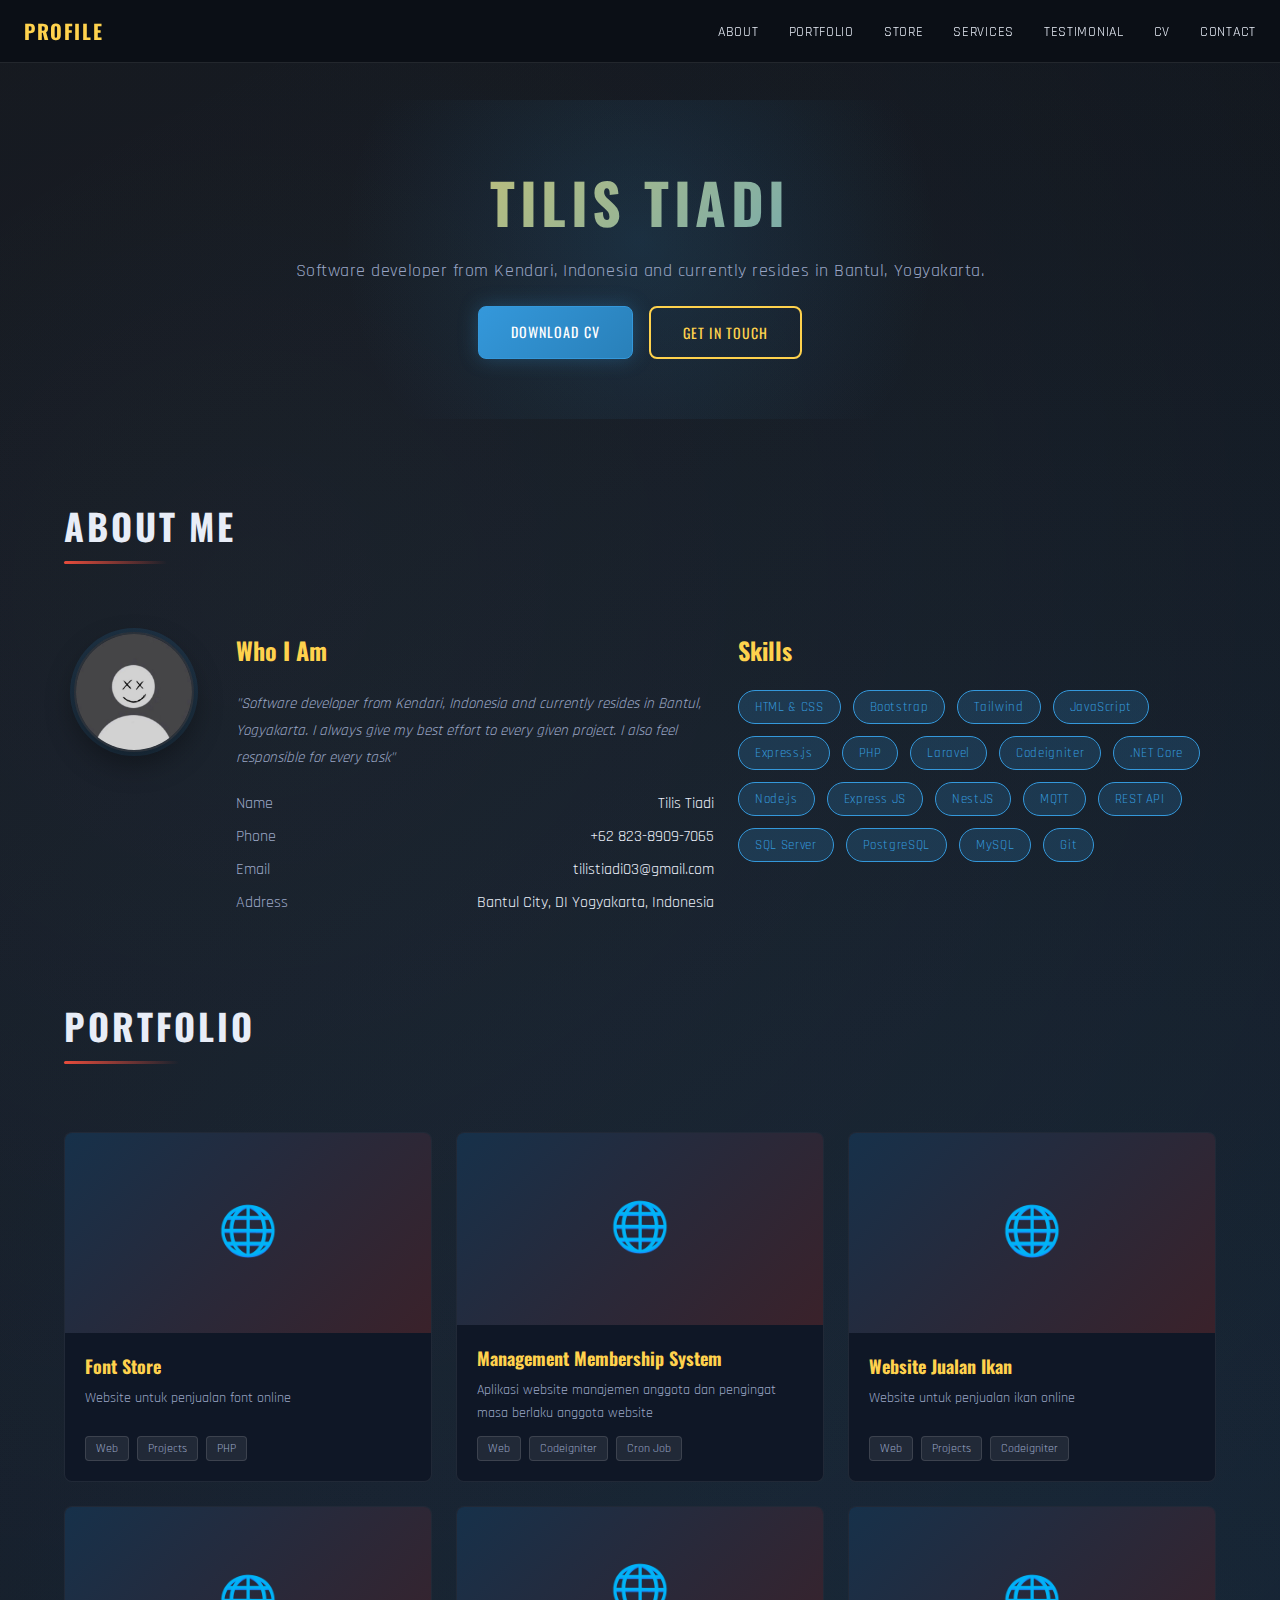
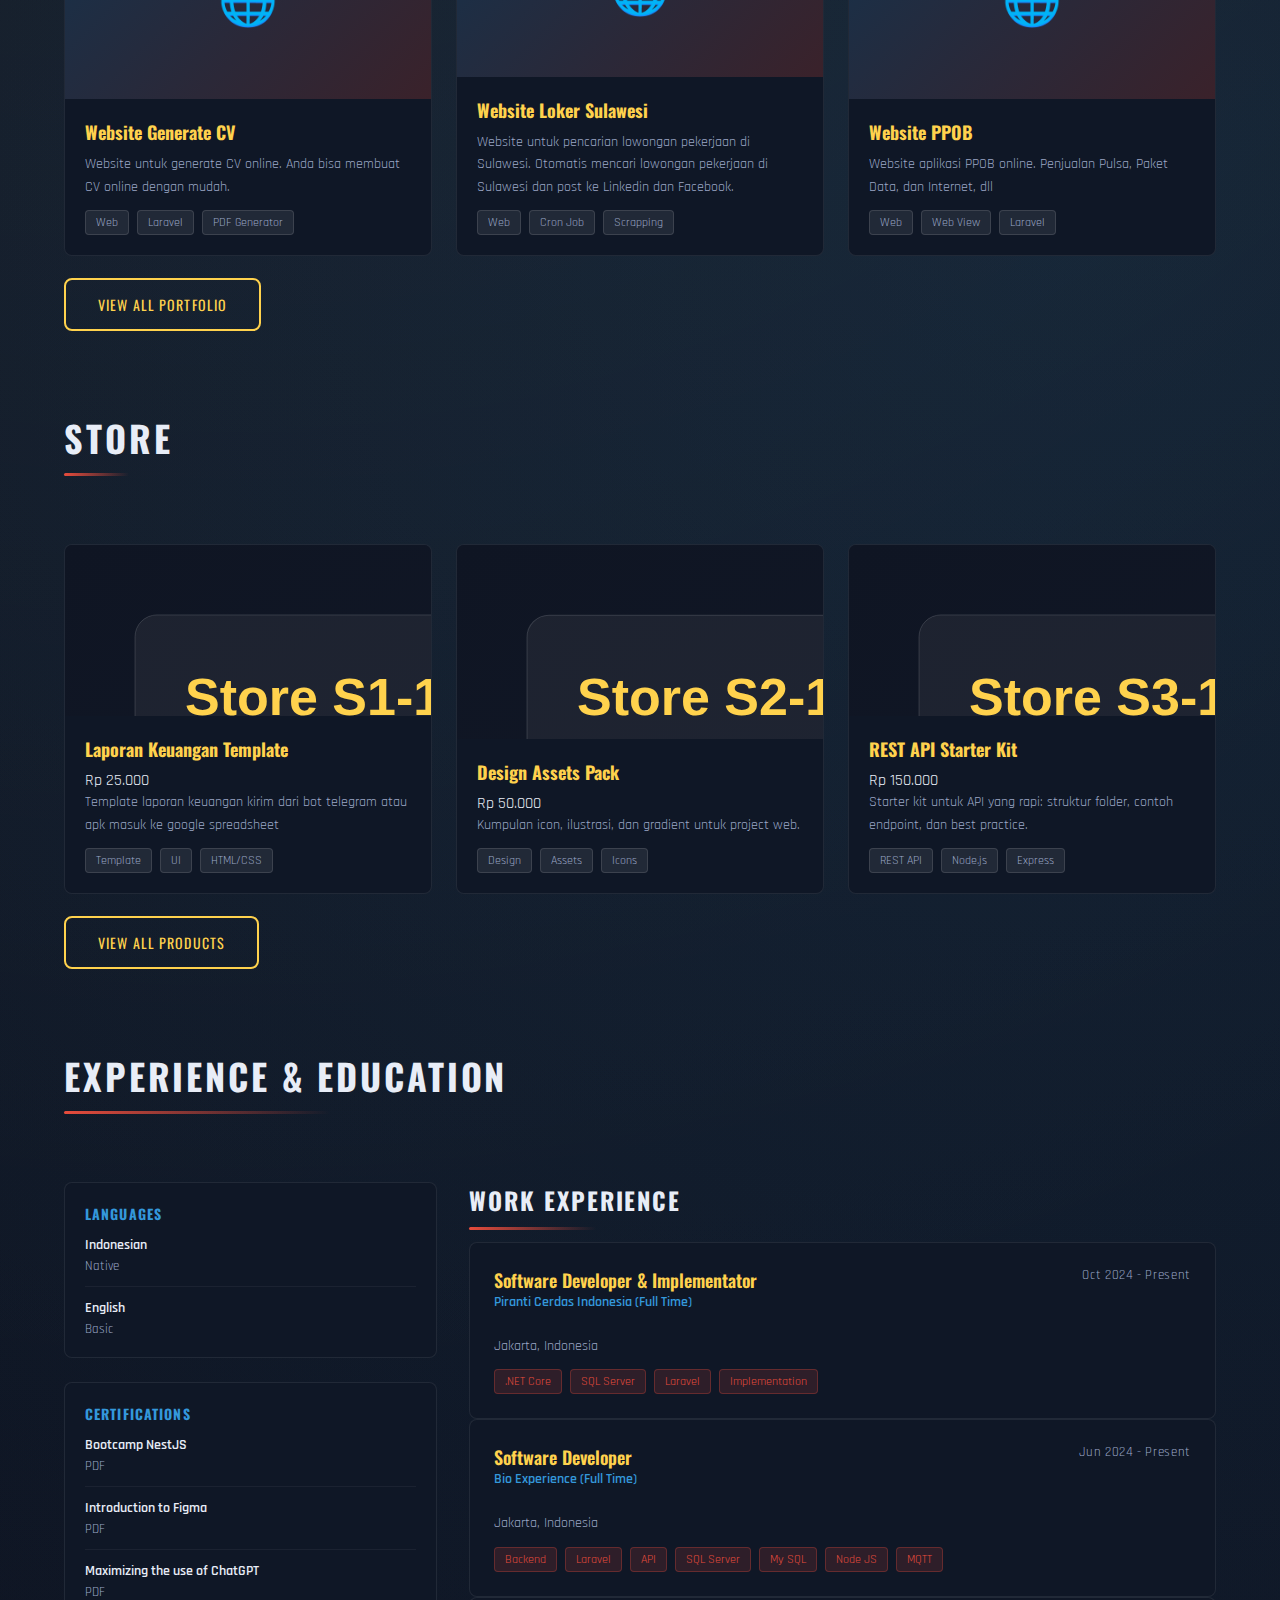
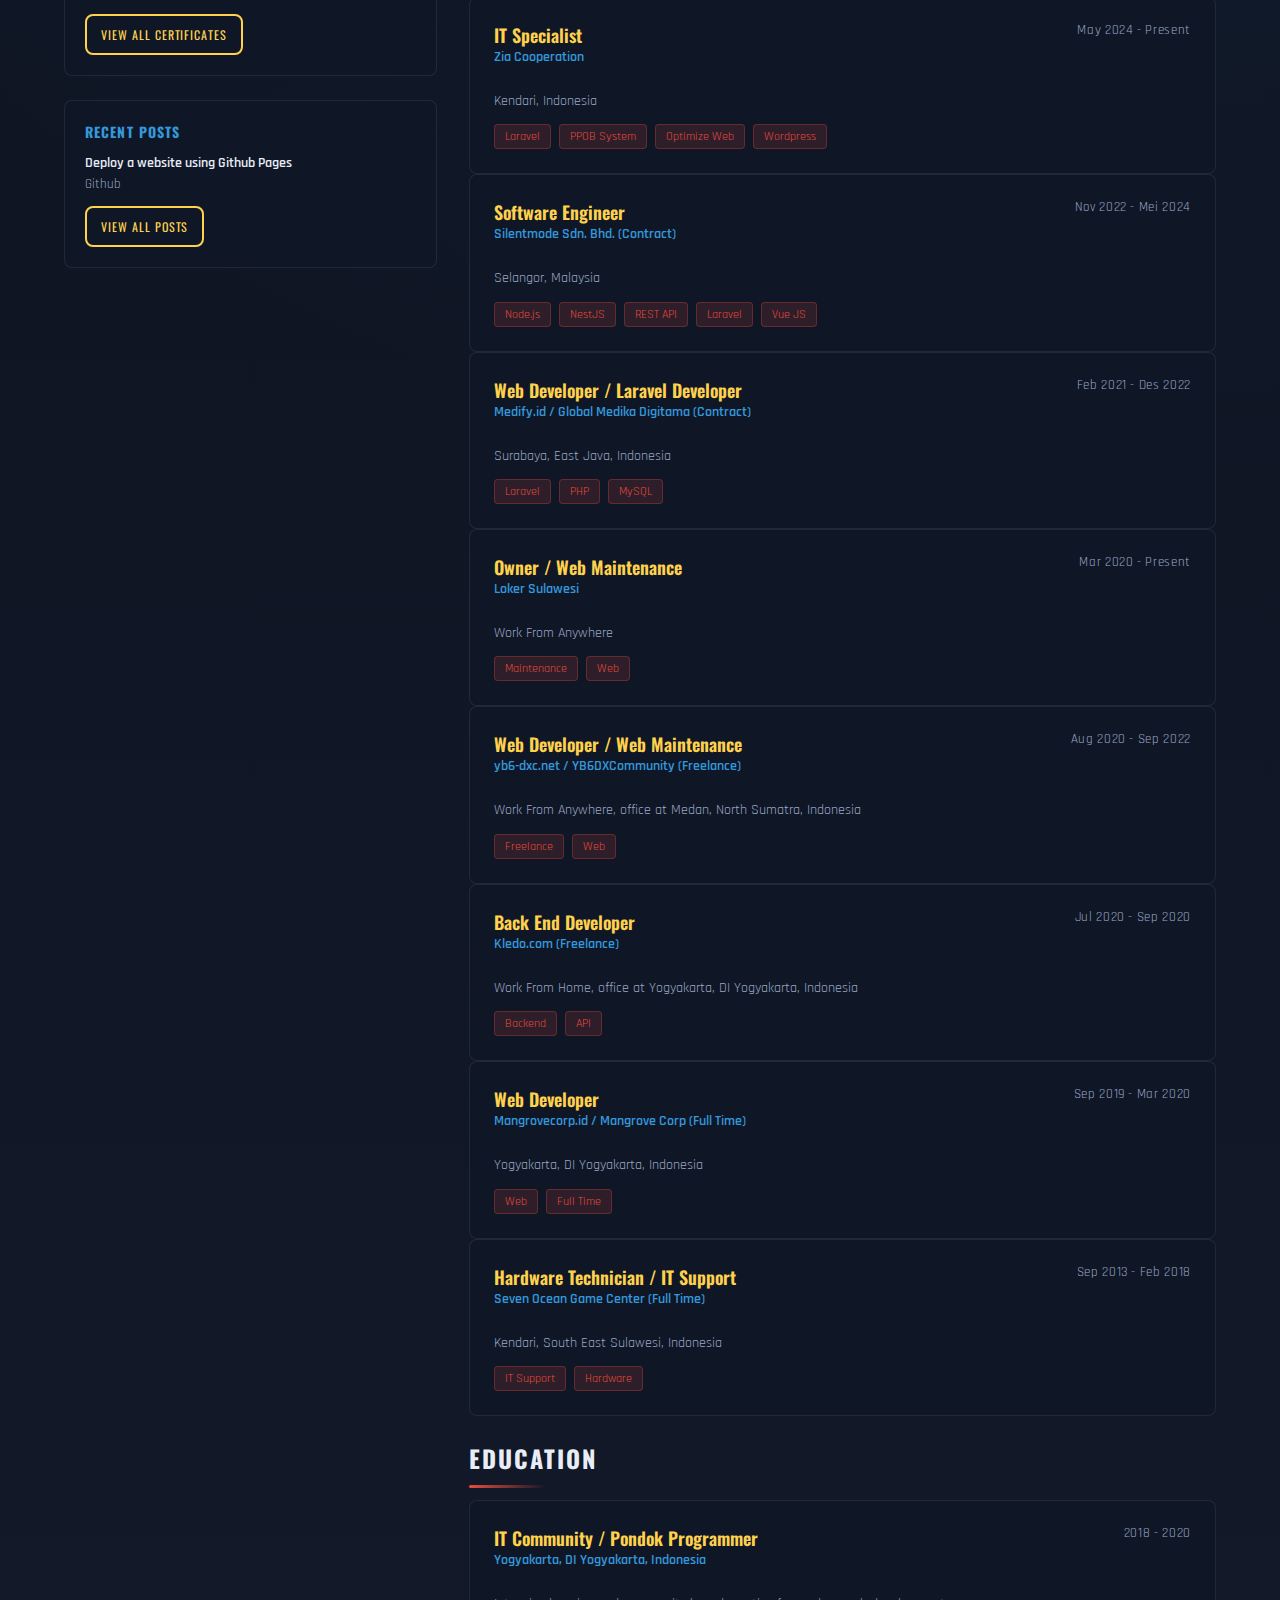
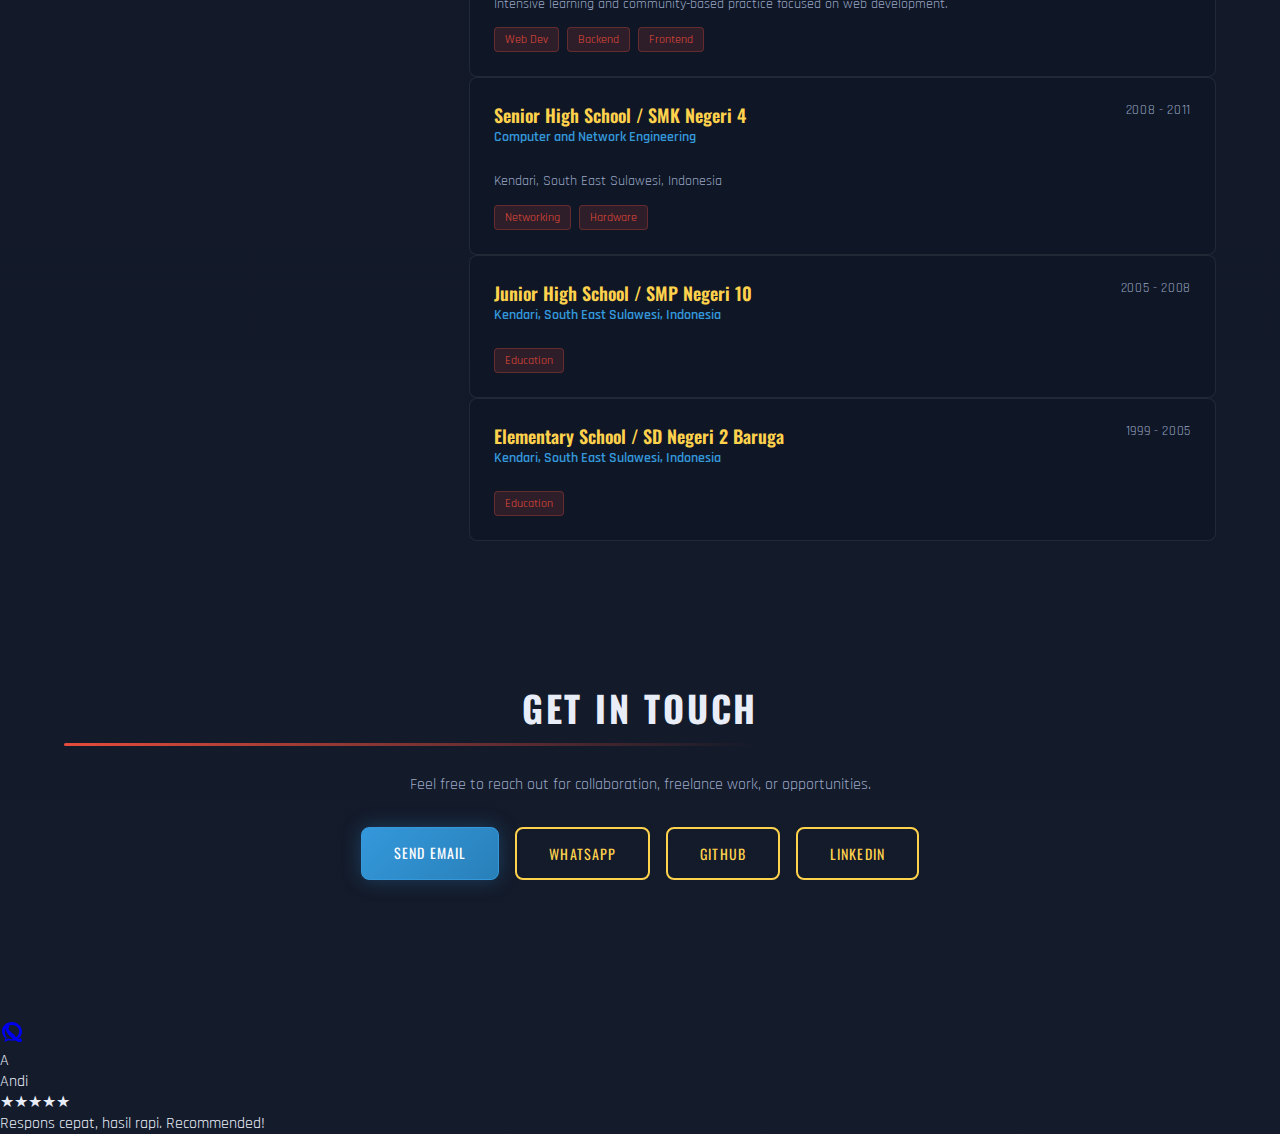
<file: index copy.html>
﻿<!doctype html>
<html lang="id">
	<head>
		<meta charset="UTF-8" />
		<meta name="viewport" content="width=device-width, initial-scale=1.0" />
		<title>Web Profile</title>

		<link rel="preconnect" href="https://fonts.googleapis.com" />
		<link rel="preconnect" href="https://fonts.gstatic.com" crossorigin />
		<link
			href="https://fonts.googleapis.com/css2?family=Oswald:wght@300;400;600;700&family=Rajdhani:wght@400;600;700&display=swap"
			rel="stylesheet"
		/>

		<link rel="stylesheet" href="styles/style-index.css" />
	</head>

	<body>
		<!-- Navigation Bar -->
		<nav class="navbar">
			<div class="navbar-brand">Profile</div>
			<button class="menu-toggle" aria-label="Toggle navigation">
				<span></span>
				<span></span>
				<span></span>
			</button>
			<ul class="navbar-menu">
				<li><a href="#about">About</a></li>
				<li><a href="#portfolio">Portfolio</a></li>
				<li><a href="#store">Store</a></li>
				<li><a href="services.html">Services</a></li>
				<li><a href="testimonial.html">Testimonial</a></li>
				<li><a href="#cv">CV</a></li>
				<li><a href="#contact">Contact</a></li>
			</ul>
		</nav>

		<!-- Main Container -->
		<div class="container">
			<!-- Hero Section -->
			<section class="hero">
				<div class="hero-content">
					<h1>Tilis Tiadi</h1>
					<p>
						Software developer from Kendari, Indonesia and currently
						resides in Bantul, Yogyakarta.
					</p>
					<div class="hero-buttons">
						<a
							href="Curicullum_Vitae.pdf"
							target="_blank"
							class="btn btn-primary"
							>Download CV</a
						>
						<a href="#contact" class="btn btn-secondary"
							>Get In Touch</a
						>
					</div>
				</div>
			</section>

			<!-- About Me Section -->
			<section class="section" id="about">
				<div class="section-title-wrapper">
					<h2 class="section-title">About Me</h2>
				</div>
				<div class="about-content">
					<div class="about-image">
						<img src="images/profile.jpg" alt="Tilis Tiadi" />
					</div>
					<div class="about-text">
						<div class="about-header-row">
							<h3 class="about-heading">Who I Am</h3>
							<h3 class="about-heading">Skills</h3>
						</div>

						<div class="about-split">
							<div>
								<p style="font-style: italic; text-align: left">
									"Software developer from Kendari, Indonesia
									and currently resides in Bantul, Yogyakarta.
									I always give my best effort to every given
									project. I also feel responsible for every
									task"
								</p>

								<table
									style="
										width: 100%;
										border-collapse: collapse;
									"
								>
									<tr>
										<td
											style="
												padding: 6px 0;
												color: var(--muted);
												width: 32%;
											"
										>
											Name
										</td>
										<td
											style="
												padding: 6px 0;
												text-align: right;
											"
										>
											Tilis Tiadi
										</td>
									</tr>
									<tr>
										<td
											style="
												padding: 6px 0;
												color: var(--muted);
											"
										>
											Phone
										</td>
										<td
											style="
												padding: 6px 0;
												text-align: right;
											"
										>
											+62 823-8909-7065
										</td>
									</tr>
									<tr>
										<td
											style="
												padding: 6px 0;
												color: var(--muted);
											"
										>
											Email
										</td>
										<td
											style="
												padding: 6px 0;
												text-align: right;
											"
										>
											tilistiadi03@gmail.com
										</td>
									</tr>
									<tr>
										<td
											style="
												padding: 6px 0;
												color: var(--muted);
											"
										>
											Address
										</td>
										<td
											style="
												padding: 6px 0;
												text-align: right;
											"
										>
											Bantul City, DI Yogyakarta,
											Indonesia
										</td>
									</tr>
								</table>
							</div>
							<div>
								<div class="skills">
									<span class="skill-tag">HTML & CSS</span>
									<span class="skill-tag">Bootstrap</span>
									<span class="skill-tag">Tailwind</span>
									<span class="skill-tag">JavaScript</span>
									<span class="skill-tag">Express.js</span>
									<span class="skill-tag">PHP</span>
									<span class="skill-tag">Laravel</span>
									<span class="skill-tag">Codeigniter</span>
									<span class="skill-tag">.NET Core</span>
									<span class="skill-tag">Node.js</span>
									<span class="skill-tag">Express JS</span>
									<span class="skill-tag">NestJS</span>
									<span class="skill-tag">MQTT</span>
									<span class="skill-tag">REST API</span>
									<span class="skill-tag">SQL Server</span>
									<span class="skill-tag">PostgreSQL</span>
									<span class="skill-tag">MySQL</span>
									<span class="skill-tag">Git</span>
								</div>
							</div>
						</div>
					</div>
				</div>
			</section>

			<!-- Portfolio Section -->
			<section class="section" id="portfolio">
				<div class="section-title-wrapper">
					<h2 class="section-title">Portfolio</h2>
				</div>
				<div class="portfolio-grid" id="homePortfolioGrid" aria-live="polite">
					<div style="color: var(--muted); font-size: 14px">
						Loading...
					</div>
				</div>
				<div
					class="hero-buttons"
					style="justify-content: flex-start; margin-top: 22px"
				>
					<a href="portfolio.html" class="btn btn-secondary"
						>View All Portfolio</a
					>
				</div>
			</section>

			<!-- Store Section -->
			<section class="section" id="store">
				<div class="section-title-wrapper">
					<h2 class="section-title">Store</h2>
				</div>
				<div class="portfolio-grid" id="homeStoreGrid" aria-live="polite">
					<div style="color: var(--muted); font-size: 14px">Loading...</div>
				</div>
				<div
					class="hero-buttons"
					style="justify-content: flex-start; margin-top: 22px"
				>
					<a href="store.html" class="btn btn-secondary"
						>View All Products</a
					>
				</div>
			</section>

			<!-- CV Section -->
			<section class="section" id="cv">
				<div class="section-title-wrapper">
					<h2 class="section-title">Experience & Education</h2>
				</div>
				<div class="cv-container">
					<!-- Sidebar -->
					<div class="cv-sidebar">
						<!-- Languages -->
						<div class="cv-section">
							<h4>Languages</h4>
							<div class="cv-item">
								<div class="cv-item-title">Indonesian</div>
								<div class="cv-item-subtitle">Native</div>
							</div>
							<div class="cv-item">
								<div class="cv-item-title">English</div>
								<div class="cv-item-subtitle">Basic</div>
							</div>
						</div>

						<!-- Certifications -->
						<div class="cv-section">
							<h4>Certifications</h4>
							<div id="sidebarCertList" aria-live="polite">
								<div
									class="cv-item"
									style="border-bottom: none; padding-bottom: 0; margin-bottom: 0"
								>
									<div class="cv-item-subtitle">
										Loading...
									</div>
								</div>
							</div>
							<div style="margin-top: 14px">
								<a
									href="certificate.html"
									class="btn btn-secondary"
									style="padding: 10px 14px; font-size: 12px"
									>View All Certificates</a
								>
							</div>
						</div>

						<!-- Recent Posts -->
						<div class="cv-section">
							<h4>Recent Posts</h4>
							<div id="recentPostsList" aria-live="polite">
								<div
									class="cv-item"
									style="border-bottom: none; padding-bottom: 0; margin-bottom: 0"
								>
									<div class="cv-item-subtitle">
										Loading...
									</div>
								</div>
							</div>
							<div style="margin-top: 14px">
								<a
									href="blog.html"
									class="btn btn-secondary"
									style="padding: 10px 14px; font-size: 12px"
									>View All Posts</a
								>
							</div>
						</div>
					</div>

					<!-- Main Content -->
					<div class="cv-main">
						<!-- Experience -->
						<div>
							<h3
								class="section-title"
								style="font-size: 24px; margin-bottom: 24px"
							>
								Work Experience
							</h3>
							<div class="experience-card">
								<div class="experience-header">
									<div>
										<div class="experience-title">
											Software Developer & Implementator
										</div>
										<div class="experience-company">
											Piranti Cerdas Indonesia (Full Time)
										</div>
									</div>
									<div class="experience-date">
										Oct 2024 - Present
									</div>
								</div>
								<div class="experience-description">
									Jakarta, Indonesia
								</div>
								<div class="experience-methods">
									<span class="method-tag">.NET Core</span>
									<span class="method-tag">SQL Server</span>
									<span class="method-tag">Laravel</span>
									<span class="method-tag"
										>Implementation</span
									>
								</div>
							</div>

							<div class="experience-card">
								<div class="experience-header">
									<div>
										<div class="experience-title">
											Software Developer
										</div>
										<div class="experience-company">
											Bio Experience (Full Time)
										</div>
									</div>
									<div class="experience-date">
										Jun 2024 - Present
									</div>
								</div>
								<div class="experience-description">
									Jakarta, Indonesia
								</div>
								<div class="experience-methods">
									<span class="method-tag">Backend</span>
									<span class="method-tag">Laravel</span>
									<span class="method-tag">API</span>
									<span class="method-tag">SQL Server</span>
									<span class="method-tag">My SQL</span>
									<span class="method-tag">Node JS</span>
									<span class="method-tag">MQTT</span>
								</div>
							</div>

							<div class="experience-card">
								<div class="experience-header">
									<div>
										<div class="experience-title">
											IT Specialist
										</div>
										<div class="experience-company">
											Zia Cooperation
										</div>
									</div>
									<div class="experience-date">
										May 2024 - Present
									</div>
								</div>
								<div class="experience-description">
									Kendari, Indonesia
								</div>
								<div class="experience-methods">
									<span class="method-tag">Laravel</span>
									<span class="method-tag">PPOB System</span>
									<span class="method-tag">Optimize Web</span>
									<span class="method-tag">Wordpress</span>
								</div>
							</div>

							<div class="experience-card">
								<div class="experience-header">
									<div>
										<div class="experience-title">
											Software Engineer
										</div>
										<div class="experience-company">
											Silentmode Sdn. Bhd. (Contract)
										</div>
									</div>
									<div class="experience-date">
										Nov 2022 - Mei 2024
									</div>
								</div>
								<div class="experience-description">
									Selangor, Malaysia
								</div>
								<div class="experience-methods">
									<span class="method-tag">Node.js</span>
									<span class="method-tag">NestJS</span>
									<span class="method-tag">REST API</span>
									<span class="method-tag">Laravel</span>
									<span class="method-tag">Vue JS</span>
								</div>
							</div>

							<div class="experience-card">
								<div class="experience-header">
									<div>
										<div class="experience-title">
											Web Developer / Laravel Developer
										</div>
										<div class="experience-company">
											Medify.id / Global Medika Digitama
											(Contract)
										</div>
									</div>
									<div class="experience-date">
										Feb 2021 - Des 2022
									</div>
								</div>
								<div class="experience-description">
									Surabaya, East Java, Indonesia
								</div>
								<div class="experience-methods">
									<span class="method-tag">Laravel</span>
									<span class="method-tag">PHP</span>
									<span class="method-tag">MySQL</span>
								</div>
							</div>

							<div class="experience-card">
								<div class="experience-header">
									<div>
										<div class="experience-title">
											Owner / Web Maintenance
										</div>
										<div class="experience-company">
											Loker Sulawesi
										</div>
									</div>
									<div class="experience-date">
										Mar 2020 - Present
									</div>
								</div>
								<div class="experience-description">
									Work From Anywhere
								</div>
								<div class="experience-methods">
									<span class="method-tag">Maintenance</span>
									<span class="method-tag">Web</span>
								</div>
							</div>

							<div class="experience-card">
								<div class="experience-header">
									<div>
										<div class="experience-title">
											Web Developer / Web Maintenance
										</div>
										<div class="experience-company">
											yb6-dxc.net / YB6DXCommunity
											(Freelance)
										</div>
									</div>
									<div class="experience-date">
										Aug 2020 - Sep 2022
									</div>
								</div>
								<div class="experience-description">
									Work From Anywhere, office at Medan, North
									Sumatra, Indonesia
								</div>
								<div class="experience-methods">
									<span class="method-tag">Freelance</span>
									<span class="method-tag">Web</span>
								</div>
							</div>

							<div class="experience-card">
								<div class="experience-header">
									<div>
										<div class="experience-title">
											Back End Developer
										</div>
										<div class="experience-company">
											Kledo.com (Freelance)
										</div>
									</div>
									<div class="experience-date">
										Jul 2020 - Sep 2020
									</div>
								</div>
								<div class="experience-description">
									Work From Home, office at Yogyakarta, DI
									Yogyakarta, Indonesia
								</div>
								<div class="experience-methods">
									<span class="method-tag">Backend</span>
									<span class="method-tag">API</span>
								</div>
							</div>

							<div class="experience-card">
								<div class="experience-header">
									<div>
										<div class="experience-title">
											Web Developer
										</div>
										<div class="experience-company">
											Mangrovecorp.id / Mangrove Corp
											(Full Time)
										</div>
									</div>
									<div class="experience-date">
										Sep 2019 - Mar 2020
									</div>
								</div>
								<div class="experience-description">
									Yogyakarta, DI Yogyakarta, Indonesia
								</div>
								<div class="experience-methods">
									<span class="method-tag">Web</span>
									<span class="method-tag">Full Time</span>
								</div>
							</div>

							<div class="experience-card">
								<div class="experience-header">
									<div>
										<div class="experience-title">
											Hardware Technician / IT Support
										</div>
										<div class="experience-company">
											Seven Ocean Game Center (Full Time)
										</div>
									</div>
									<div class="experience-date">
										Sep 2013 - Feb 2018
									</div>
								</div>
								<div class="experience-description">
									Kendari, South East Sulawesi, Indonesia
								</div>
								<div class="experience-methods">
									<span class="method-tag">IT Support</span>
									<span class="method-tag">Hardware</span>
								</div>
							</div>
						</div>

						<!-- Education -->
						<div>
							<h3
								class="section-title"
								style="font-size: 24px; margin-bottom: 24px"
							>
								Education
							</h3>

							<div class="experience-card">
								<div class="experience-header">
									<div>
										<div class="experience-title">
											IT Community / Pondok Programmer
										</div>
										<div class="experience-company">
											Yogyakarta, DI Yogyakarta, Indonesia
										</div>
									</div>
									<div class="experience-date">
										2018 - 2020
									</div>
								</div>
								<div class="experience-description">
									Intensive learning and community-based
									practice focused on web development.
								</div>
								<div class="experience-methods">
									<span class="method-tag">Web Dev</span>
									<span class="method-tag">Backend</span>
									<span class="method-tag">Frontend</span>
								</div>
							</div>

							<div class="experience-card">
								<div class="experience-header">
									<div>
										<div class="experience-title">
											Senior High School / SMK Negeri 4
										</div>
										<div class="experience-company">
											Computer and Network Engineering
										</div>
									</div>
									<div class="experience-date">
										2008 - 2011
									</div>
								</div>
								<div class="experience-description">
									Kendari, South East Sulawesi, Indonesia
								</div>
								<div class="experience-methods">
									<span class="method-tag">Networking</span>
									<span class="method-tag">Hardware</span>
								</div>
							</div>

							<div class="experience-card">
								<div class="experience-header">
									<div>
										<div class="experience-title">
											Junior High School / SMP Negeri 10
										</div>
										<div class="experience-company">
											Kendari, South East Sulawesi,
											Indonesia
										</div>
									</div>
									<div class="experience-date">
										2005 - 2008
									</div>
								</div>
								<div class="experience-description"></div>
								<div class="experience-methods">
									<span class="method-tag">Education</span>
								</div>
							</div>

							<div class="experience-card">
								<div class="experience-header">
									<div>
										<div class="experience-title">
											Elementary School / SD Negeri 2
											Baruga
										</div>
										<div class="experience-company">
											Kendari, South East Sulawesi,
											Indonesia
										</div>
									</div>
									<div class="experience-date">
										1999 - 2005
									</div>
								</div>
								<div class="experience-description"></div>
								<div class="experience-methods">
									<span class="method-tag">Education</span>
								</div>
							</div>
						</div>
					</div>
				</div>
			</section>

			<!-- Contact Section -->
			<section
				class="section"
				id="contact"
				style="text-align: center; padding: 60px 0; margin-bottom: 40px"
			>
				<h2
					class="section-title"
					style="display: block; margin: 0 auto 40px"
				>
					Get In Touch
				</h2>
				<p
					style="
						color: var(--muted);
						font-size: 16px;
						margin-bottom: 32px;
						max-width: 500px;
						margin-left: auto;
						margin-right: auto;
					"
				>
					Feel free to reach out for collaboration, freelance work, or
					opportunities.
				</p>
				<div class="hero-buttons">
					<a
						href="mailto:tilistiadi03@gmail.com"
						class="btn btn-primary"
						>Send Email</a
					>
					<a
						href="https://wa.me/6282389097065"
						target="_blank"
						rel="noreferrer"
						class="btn btn-secondary"
						>WhatsApp</a
					>
					<a
						href="https://github.com/ninjas007"
						target="_blank"
						rel="noreferrer"
						class="btn btn-secondary"
						>GitHub</a
					>
					<a
						href="https://www.linkedin.com/in/tilis-tiadi-b7008163/"
						target="_blank"
						rel="noreferrer"
						class="btn btn-secondary"
						>LinkedIn</a
					>
				</div>
			</section>
		</div>

		<!-- Portfolio Modal -->
		<dialog
			class="portfolio-modal"
			id="portfolioModal"
			aria-label="Portfolio details"
		>
			<div class="portfolio-modal__header">
				<h3 class="portfolio-modal__title" id="portfolioModalTitle">Portfolio</h3>
				<button
					type="button"
					class="portfolio-modal__close"
					id="portfolioModalClose"
					aria-label="Close modal"
				>
					&times;
				</button>
			</div>
			<p class="portfolio-modal__desc" id="portfolioModalDesc"></p>

			<div class="portfolio-modal__slider" aria-label="Portfolio images">
				<button
					type="button"
					class="portfolio-modal__nav"
					id="portfolioModalPrev"
					aria-label="Previous image"
				>
					&lsaquo;
				</button>

				<div class="portfolio-modal__frame">
					<img class="portfolio-modal__img" id="portfolioModalImg" alt="" />
					<div class="portfolio-modal__empty" id="portfolioModalEmpty">
						No images available.
					</div>
				</div>

				<button
					type="button"
					class="portfolio-modal__nav"
					id="portfolioModalNext"
					aria-label="Next image"
				>
					&rsaquo;
				</button>
			</div>

			<div class="portfolio-modal__dots" id="portfolioModalDots"></div>

			<div class="portfolio-modal__footer">
				<div class="portfolio-modal__tools" id="portfolioModalTools">
					<button
						type="button"
						class="btn btn-secondary"
						id="portfolioModalZoomOut"
						aria-label="Zoom out"
					>
						-
					</button>
					<button
						type="button"
						class="btn btn-secondary"
						id="portfolioModalZoomIn"
						aria-label="Zoom in"
					>
						+
					</button>
					<button
						type="button"
						class="btn btn-secondary"
						id="portfolioModalZoomReset"
						aria-label="Reset zoom"
					>
						Reset
					</button>
				</div>
				<a
					href="#"
					class="btn btn-primary"
					id="portfolioModalOpenLink"
					rel="noreferrer"
					>Open</a
				>
				<button
					type="button"
					class="btn btn-secondary"
					id="portfolioModalClose2"
				>
					Close
				</button>
			</div>
		</dialog>

		<!-- Store Modal -->
		<dialog class="store-modal" id="storeModal" aria-label="Product details">
			<div class="store-modal__header">
				<h3 class="store-modal__title" id="storeModalTitle">Product</h3>
				<button
					type="button"
					class="store-modal__close"
					id="storeModalClose"
					aria-label="Close modal"
				>
					&times;
				</button>
			</div>
			<p class="store-modal__desc" id="storeModalDesc"></p>
			<div class="store-modal__price" id="storeModalPrice"></div>

			<div class="store-modal__slider" aria-label="Product images">
				<button
					type="button"
					class="store-modal__nav"
					id="storeModalPrev"
					aria-label="Previous image"
				>
					&lsaquo;
				</button>

				<div class="store-modal__frame">
					<img class="store-modal__img" id="storeModalImg" alt="" />
					<div class="store-modal__empty" id="storeModalEmpty">
						No images available.
					</div>
				</div>

				<button
					type="button"
					class="store-modal__nav"
					id="storeModalNext"
					aria-label="Next image"
				>
					&rsaquo;
				</button>
			</div>

			<div class="store-modal__dots" id="storeModalDots"></div>

			<div class="store-modal__footer">
				<div class="store-modal__tools" id="storeModalTools">
					<button
						type="button"
						class="btn btn-secondary"
						id="storeModalZoomOut"
						aria-label="Zoom out"
					>
						-
					</button>
					<button
						type="button"
						class="btn btn-secondary"
						id="storeModalZoomIn"
						aria-label="Zoom in"
					>
						+
					</button>
					<button
						type="button"
						class="btn btn-secondary"
						id="storeModalZoomReset"
						aria-label="Reset zoom"
					>
						Reset
					</button>
				</div>
				<a
					href="#"
					class="btn btn-primary"
					id="storeModalOrder"
					target="_blank"
					rel="noreferrer"
					>Order</a
				>
				<button type="button" class="btn btn-secondary" id="storeModalClose2">
					Close
				</button>
			</div>
		</dialog>

		<a
			class="wa-float"
			href="https://wa.me/6281371458031"
			target="_blank"
			rel="noreferrer"
			aria-label="Chat via WhatsApp"
			title="WhatsApp"
			><svg
				aria-hidden="true"
				viewBox="0 0 24 24"
				width="24"
				height="24"
				focusable="false"
			>
				<path
					fill="currentColor"
					d="M12 2C6.48 2 2 6.13 2 11.2c0 2.72 1.3 5.16 3.38 6.8L4.5 22l4.1-1.64c1.08.3 2.23.46 3.4.46 5.52 0 10-4.13 10-9.2S17.52 2 12 2zm0 17.2c-1.04 0-2.05-.15-3-.45l-.63-.2-2.43.97.94-2.33-.5-.36C5.5 15.53 4.8 13.44 4.8 11.2 4.8 7.78 8.08 5 12 5s7.2 2.78 7.2 6.2S15.92 19.2 12 19.2z"
				/>
				<path
					fill="currentColor"
					d="M15.67 13.74l-1.1.64c-.27.16-.6.15-.86-.03-1.02-.69-1.95-1.47-2.8-2.33-.86-.86-1.64-1.8-2.33-2.82-.18-.26-.19-.6-.03-.86l.64-1.1c.23-.39.11-.89-.28-1.12L7.1 5.23c-.35-.2-.8-.12-1.06.2-.77.92-1.06 2.2-.72 3.34.86 2.88 2.6 5.6 5.08 8.08 2.48 2.48 5.2 4.22 8.08 5.08 1.14.34 2.42.05 3.34-.72.32-.26.4-.71.2-1.06l-.9-1.57c-.23-.39-.73-.5-1.12-.28l-1.1.64c-.35.2-.78.18-1.11-.06-.58-.42-1.12-.89-1.63-1.4-.51-.51-.98-1.06-1.4-1.63-.24-.33-.26-.76-.06-1.11z"
				/>
			</svg></a
		>

		<div
			class="testimonial-toast"
			id="testimonialToast"
			role="status"
			aria-live="polite"
			aria-atomic="true"
		>
			<div class="testimonial-toast__head">
				<div class="testimonial-toast__avatar" aria-hidden="true">★</div>
				<div class="testimonial-toast__meta">
					<div class="testimonial-toast__name" id="testimonialToastName"></div>
					<div class="testimonial-toast__stars" id="testimonialToastStars"></div>
				</div>
			</div>
			<div class="testimonial-toast__message" id="testimonialToastMessage"></div>
		</div>

		<script>
			// Smooth scroll untuk navbar links
			document.querySelectorAll(".navbar-menu a").forEach((anchor) => {
				anchor.addEventListener("click", function (e) {
					const href = this.getAttribute("href") || "";
					if (!href.startsWith("#")) return;

					e.preventDefault();
					const target = document.querySelector(href);
					if (target) {
						target.scrollIntoView({
							behavior: "smooth",
							block: "start",
						});
					}

					// close mobile menu setelah klik
					const menu = document.querySelector(".navbar-menu");
					if (menu.classList.contains("open")) {
						menu.classList.remove("open");
					}
				});
			});

			// Mobile menu toggle
			document
				.querySelector(".menu-toggle")
				.addEventListener("click", function () {
					const menu = document.querySelector(".navbar-menu");
					menu.classList.toggle("open");
				});

			async function loadRecentPosts() {
				const container = document.getElementById("recentPostsList");
				if (!container) return;

				try {
					const res = await fetch("data/articles.json", {
						cache: "no-store",
					});
					if (!res.ok) throw new Error("Failed to fetch articles.json");
					const items = await res.json();

					items.sort((a, b) => {
						const ad = a.published_at || a.publish || "";
						const bd = b.published_at || b.publish || "";
						if (ad !== bd) return bd.localeCompare(ad);
						const at = a.type === "video" ? 0 : 1;
						const bt = b.type === "video" ? 0 : 1;
						if (at !== bt) return at - bt;
						return (a.title || "").localeCompare(b.title || "");
					});

					container.innerHTML = "";
					for (const item of items.slice(0, 10)) {
						const slug = item.slug || "post";
						const url = item.url || item.article_url || "#";
						const tags = Array.isArray(item.tags)
							? item.tags.filter(Boolean)
							: [];
						const isExternal = /^https?:\/\//i.test(url);

						const wrap = document.createElement("div");
						wrap.className = "cv-item";

						const title = document.createElement("div");
						title.className = "cv-item-title";

						const link = document.createElement("a");
						link.href = url;
						link.style.color = "inherit";
						link.style.textDecoration = "none";
						link.textContent = item.title || "Untitled";
						if (isExternal) {
							link.target = "_blank";
							link.rel = "noreferrer";
						}
						title.appendChild(link);

						const sub = document.createElement("div");
						sub.className = "cv-item-subtitle";
						sub.textContent =
							tags[0] ||
							(item.type === "video" ? "Video" : "Article");

						wrap.appendChild(title);
						wrap.appendChild(sub);
						container.appendChild(wrap);
					}
				} catch (err) {
					container.innerHTML = "";
					const fallback = document.createElement("div");
					fallback.className = "cv-item";
					fallback.style.borderBottom = "none";
					fallback.style.paddingBottom = "0";
					fallback.style.marginBottom = "0";

					const sub = document.createElement("div");
					sub.className = "cv-item-subtitle";
					sub.textContent = "Failed to load posts.";

					fallback.appendChild(sub);
					container.appendChild(fallback);
					console.error(err);
				}
			}

			loadRecentPosts();

			async function loadSidebarCertificates() {
				const container = document.getElementById("sidebarCertList");
				if (!container) return;

				try {
					const res = await fetch("data/certificate.json", {
						cache: "no-store",
					});
					if (!res.ok) throw new Error("Failed to fetch certificate.json");
					const items = await res.json();

					container.innerHTML = "";
					for (const item of (items || []).slice(0, 3)) {
						const url = item.url || "#";
						const type = (item.type || "").toUpperCase() || "FILE";

						const wrap = document.createElement("div");
						wrap.className = "cv-item";

						const title = document.createElement("div");
						title.className = "cv-item-title";

						const link = document.createElement("a");
						link.href = encodeURI(url);
						link.target = "_blank";
						link.rel = "noreferrer";
						link.style.color = "inherit";
						link.style.textDecoration = "none";
						link.textContent = item.title || url;

						title.appendChild(link);

						const sub = document.createElement("div");
						sub.className = "cv-item-subtitle";
						sub.textContent = type;

						wrap.appendChild(title);
						wrap.appendChild(sub);
						container.appendChild(wrap);
					}
				} catch (err) {
					container.innerHTML = "";
					const fallback = document.createElement("div");
					fallback.className = "cv-item";
					fallback.style.borderBottom = "none";
					fallback.style.paddingBottom = "0";
					fallback.style.marginBottom = "0";

					const sub = document.createElement("div");
					sub.className = "cv-item-subtitle";
					sub.textContent = "Failed to load certificates.";

					fallback.appendChild(sub);
					container.appendChild(fallback);
					console.error(err);
				}
			}

			loadSidebarCertificates();

			// Portfolio modal + slider
			const portfolioModalEl = document.getElementById("portfolioModal");
			const portfolioModalTitleEl =
				document.getElementById("portfolioModalTitle");
			const portfolioModalDescEl = document.getElementById("portfolioModalDesc");
			const portfolioModalImgEl = document.getElementById("portfolioModalImg");
			const portfolioModalEmptyEl =
				document.getElementById("portfolioModalEmpty");
			const portfolioModalDotsEl =
				document.getElementById("portfolioModalDots");
			const portfolioModalPrevEl = document.getElementById("portfolioModalPrev");
			const portfolioModalNextEl = document.getElementById("portfolioModalNext");
			const portfolioModalCloseEl =
				document.getElementById("portfolioModalClose");
			const portfolioModalClose2El =
				document.getElementById("portfolioModalClose2");
			const portfolioModalOpenLinkEl =
				document.getElementById("portfolioModalOpenLink");
			const portfolioModalToolsEl =
				document.getElementById("portfolioModalTools");
			const portfolioModalZoomOutEl =
				document.getElementById("portfolioModalZoomOut");
			const portfolioModalZoomInEl =
				document.getElementById("portfolioModalZoomIn");
			const portfolioModalZoomResetEl =
				document.getElementById("portfolioModalZoomReset");
			const portfolioModalFrameEl = portfolioModalEl?.querySelector(
				".portfolio-modal__frame",
			);
			const portfolioModalSliderEl = portfolioModalEl?.querySelector(
				".portfolio-modal__slider",
			);

			const portfolioModalState = {
				item: null,
				images: [],
				index: 0,
				lastFocus: null,
			};

			let portfolioModalZoom = 1;

			function portfolioModalApplyZoom(nextZoom, { resetScroll = false } = {}) {
				if (!portfolioModalEl) return;
				const total = portfolioModalState.images.length;
				if (total === 0) return;

				const clamped = Math.min(4, Math.max(1, nextZoom));
				portfolioModalZoom = Math.round(clamped * 100) / 100;

				if (portfolioModalZoom === 1) {
					portfolioModalImgEl.style.width = "100%";
					portfolioModalImgEl.style.height = "100%";
				} else {
					portfolioModalImgEl.style.width = `${portfolioModalZoom * 100}%`;
					portfolioModalImgEl.style.height = `${portfolioModalZoom * 100}%`;
				}

				if (resetScroll && portfolioModalFrameEl) {
					portfolioModalFrameEl.scrollTop = 0;
					portfolioModalFrameEl.scrollLeft = 0;
				}
			}

			function portfolioModalUpdateChrome(total) {
				if (!portfolioModalEl) return;
				const single = total <= 1;

				portfolioModalPrevEl.style.display = single ? "none" : "";
				portfolioModalNextEl.style.display = single ? "none" : "";
				portfolioModalDotsEl.style.display = total > 1 ? "" : "none";
				portfolioModalToolsEl.style.display = total > 0 ? "flex" : "none";
				portfolioModalSliderEl?.classList.toggle("is-single", single);
			}

			function portfolioModalSetSlide(nextIndex) {
				if (!portfolioModalEl) return;
				const total = portfolioModalState.images.length;
				portfolioModalUpdateChrome(total);

				if (total === 0) {
					portfolioModalState.index = 0;
					portfolioModalZoom = 1;
					portfolioModalImgEl.style.display = "none";
					portfolioModalImgEl.removeAttribute("src");
					portfolioModalEmptyEl.style.display = "block";
					portfolioModalDotsEl.innerHTML = "";
					return;
				}

				const normalized = ((nextIndex % total) + total) % total;
				portfolioModalState.index = normalized;
				const src = portfolioModalState.images[normalized];

				portfolioModalEmptyEl.style.display = "none";
				portfolioModalImgEl.style.display = "block";
				portfolioModalImgEl.src = encodeURI(src);
				portfolioModalApplyZoom(1, { resetScroll: true });
				const title = portfolioModalState.item?.title || "Portfolio";
				portfolioModalImgEl.alt = `${title} image ${normalized + 1}`;

				for (const dot of portfolioModalDotsEl.querySelectorAll("button")) {
					const idx = Number(dot.dataset.index);
					dot.setAttribute("aria-current", String(idx === normalized));
				}
			}

			function portfolioModalRenderDots() {
				if (!portfolioModalEl) return;
				portfolioModalDotsEl.innerHTML = "";
				const total = portfolioModalState.images.length;
				if (total <= 1) return;

				for (let i = 0; i < total; i++) {
					const dot = document.createElement("button");
					dot.type = "button";
					dot.className = "portfolio-modal__dot";
					dot.dataset.index = String(i);
					dot.setAttribute("aria-label", `Go to image ${i + 1}`);
					dot.setAttribute("aria-current", "false");
					dot.addEventListener("click", () => portfolioModalSetSlide(i));
					portfolioModalDotsEl.appendChild(dot);
				}
			}

			function openPortfolioModal(item) {
				if (!portfolioModalEl) return;

				portfolioModalState.lastFocus = document.activeElement;
				portfolioModalState.item = item || null;
				portfolioModalState.images = Array.isArray(item?.images)
					? item.images.filter(Boolean)
					: [];
				portfolioModalState.index = 0;

				portfolioModalTitleEl.textContent = item?.title || "Untitled";
				portfolioModalDescEl.textContent = item?.description || "";

				const rawUrl = String(item?.url || "").trim();
				const showOpen = rawUrl !== "" && rawUrl !== "#";
				const url = showOpen ? rawUrl : "#";
				const isExternal = /^https?:\/\//i.test(url);

				portfolioModalOpenLinkEl.href = encodeURI(url);
				portfolioModalOpenLinkEl.target = isExternal ? "_blank" : "_self";
				portfolioModalOpenLinkEl.rel = isExternal ? "noreferrer" : "";
				portfolioModalOpenLinkEl.style.display = showOpen ? "" : "none";
				portfolioModalOpenLinkEl.setAttribute(
					"aria-hidden",
					showOpen ? "false" : "true",
				);

				portfolioModalRenderDots();
				portfolioModalSetSlide(0);

				try {
					portfolioModalEl.showModal();
				} catch {
					portfolioModalEl.setAttribute("open", "");
				}

				setTimeout(() => portfolioModalCloseEl?.focus?.(), 0);
			}

			function closePortfolioModal() {
				if (!portfolioModalEl) return;
				try {
					portfolioModalEl.close();
				} catch {
					portfolioModalEl.removeAttribute("open");
				}
			}

			if (portfolioModalEl) {
				portfolioModalCloseEl?.addEventListener("click", closePortfolioModal);
				portfolioModalClose2El?.addEventListener("click", closePortfolioModal);
				portfolioModalPrevEl?.addEventListener("click", () =>
					portfolioModalSetSlide(portfolioModalState.index - 1)
				);
				portfolioModalNextEl?.addEventListener("click", () =>
					portfolioModalSetSlide(portfolioModalState.index + 1)
				);

				portfolioModalEl.addEventListener("click", (e) => {
					if (e.target === portfolioModalEl) closePortfolioModal();
				});

				portfolioModalEl.addEventListener("keydown", (e) => {
					if (e.key === "ArrowLeft") {
						e.preventDefault();
						portfolioModalSetSlide(portfolioModalState.index - 1);
					}
					if (e.key === "ArrowRight") {
						e.preventDefault();
						portfolioModalSetSlide(portfolioModalState.index + 1);
					}
				});

				portfolioModalEl.addEventListener("close", () => {
					const el = portfolioModalState.lastFocus;
					if (el && typeof el.focus === "function") el.focus();
				});

				portfolioModalZoomOutEl?.addEventListener("click", () =>
					portfolioModalApplyZoom(portfolioModalZoom - 0.25),
				);
				portfolioModalZoomInEl?.addEventListener("click", () =>
					portfolioModalApplyZoom(portfolioModalZoom + 0.25),
				);
				portfolioModalZoomResetEl?.addEventListener("click", () =>
					portfolioModalApplyZoom(1, { resetScroll: true }),
				);

				portfolioModalFrameEl?.addEventListener(
					"wheel",
					(e) => {
						if (!e.ctrlKey && !e.metaKey) return;
						e.preventDefault();
						const dir = e.deltaY > 0 ? -0.1 : 0.1;
						portfolioModalApplyZoom(portfolioModalZoom + dir);
					},
					{ passive: false },
				);
			}

			// Store modal + slider (Home)
			const storeModalEl = document.getElementById("storeModal");
			const storeModalTitleEl = document.getElementById("storeModalTitle");
			const storeModalDescEl = document.getElementById("storeModalDesc");
			const storeModalPriceEl = document.getElementById("storeModalPrice");
			const storeModalImgEl = document.getElementById("storeModalImg");
			const storeModalEmptyEl = document.getElementById("storeModalEmpty");
			const storeModalDotsEl = document.getElementById("storeModalDots");
			const storeModalPrevEl = document.getElementById("storeModalPrev");
			const storeModalNextEl = document.getElementById("storeModalNext");
			const storeModalCloseEl = document.getElementById("storeModalClose");
			const storeModalClose2El = document.getElementById("storeModalClose2");
			const storeModalOrderEl = document.getElementById("storeModalOrder");
			const storeModalToolsEl = document.getElementById("storeModalTools");
			const storeModalZoomOutEl = document.getElementById("storeModalZoomOut");
			const storeModalZoomInEl = document.getElementById("storeModalZoomIn");
			const storeModalZoomResetEl =
				document.getElementById("storeModalZoomReset");
			const storeModalFrameEl = storeModalEl?.querySelector(".store-modal__frame");
			const storeModalSliderEl =
				storeModalEl?.querySelector(".store-modal__slider");

			const storeModalState = { item: null, images: [], index: 0, lastFocus: null };
			const storeWhatsappNumber = "6281371458031";
			let storeModalZoom = 1;

			function storeModalApplyZoom(nextZoom, { resetScroll = false } = {}) {
				if (!storeModalEl) return;
				const total = storeModalState.images.length;
				if (total === 0) return;

				const clamped = Math.min(4, Math.max(1, nextZoom));
				storeModalZoom = Math.round(clamped * 100) / 100;

				if (storeModalZoom === 1) {
					storeModalImgEl.style.width = "100%";
					storeModalImgEl.style.height = "100%";
				} else {
					storeModalImgEl.style.width = `${storeModalZoom * 100}%`;
					storeModalImgEl.style.height = `${storeModalZoom * 100}%`;
				}

				if (resetScroll && storeModalFrameEl) {
					storeModalFrameEl.scrollTop = 0;
					storeModalFrameEl.scrollLeft = 0;
				}
			}

			function storeModalUpdateChrome(total) {
				if (!storeModalEl) return;
				const single = total <= 1;

				storeModalPrevEl.style.display = single ? "none" : "";
				storeModalNextEl.style.display = single ? "none" : "";
				storeModalDotsEl.style.display = total > 1 ? "" : "none";
				storeModalToolsEl.style.display = total > 0 ? "flex" : "none";
				storeModalSliderEl?.classList.toggle("is-single", single);
			}

			function storeModalSetSlide(nextIndex) {
				if (!storeModalEl) return;
				const total = storeModalState.images.length;
				storeModalUpdateChrome(total);

				if (total === 0) {
					storeModalState.index = 0;
					storeModalZoom = 1;
					storeModalImgEl.style.display = "none";
					storeModalImgEl.removeAttribute("src");
					storeModalEmptyEl.style.display = "block";
					storeModalDotsEl.innerHTML = "";
					return;
				}

				const normalized = ((nextIndex % total) + total) % total;
				storeModalState.index = normalized;
				const src = storeModalState.images[normalized];

				storeModalEmptyEl.style.display = "none";
				storeModalImgEl.style.display = "block";
				storeModalImgEl.src = encodeURI(src);
				storeModalApplyZoom(1, { resetScroll: true });
				const title = storeModalState.item?.title || "Product";
				storeModalImgEl.alt = `${title} image ${normalized + 1}`;

				for (const dot of storeModalDotsEl.querySelectorAll("button")) {
					const idx = Number(dot.dataset.index);
					dot.setAttribute("aria-current", String(idx === normalized));
				}
			}

			function storeModalRenderDots() {
				if (!storeModalEl) return;
				storeModalDotsEl.innerHTML = "";
				const total = storeModalState.images.length;
				if (total <= 1) return;

				for (let i = 0; i < total; i++) {
					const dot = document.createElement("button");
					dot.type = "button";
					dot.className = "store-modal__dot";
					dot.dataset.index = String(i);
					dot.setAttribute("aria-label", `Go to image ${i + 1}`);
					dot.setAttribute("aria-current", "false");
					dot.addEventListener("click", () => storeModalSetSlide(i));
					storeModalDotsEl.appendChild(dot);
				}
			}

			function openStoreModal(item) {
				if (!storeModalEl) return;

				storeModalState.lastFocus = document.activeElement;
				storeModalState.item = item || null;
				storeModalState.images = Array.isArray(item?.images) ? item.images.filter(Boolean) : [];
				storeModalState.index = 0;

				storeModalTitleEl.textContent = item?.title || "Untitled";
				storeModalDescEl.textContent = item?.description || "";
				storeModalPriceEl.textContent = item?.price ? `Price: ${item.price}` : "";
				storeModalPriceEl.style.display = item?.price ? "" : "none";

				const message = `Halo, saya mau order: ${item?.title || "produk"}${item?.price ? ` (${item.price})` : ""}.`;
				storeModalOrderEl.href = `https://wa.me/${storeWhatsappNumber}?text=${encodeURIComponent(message)}`;

				storeModalRenderDots();
				storeModalSetSlide(0);

				try {
					storeModalEl.showModal();
				} catch {
					storeModalEl.setAttribute("open", "");
				}

				setTimeout(() => storeModalCloseEl?.focus?.(), 0);
			}

			function closeStoreModal() {
				if (!storeModalEl) return;
				try {
					storeModalEl.close();
				} catch {
					storeModalEl.removeAttribute("open");
				}
			}

			if (storeModalEl) {
				storeModalCloseEl?.addEventListener("click", closeStoreModal);
				storeModalClose2El?.addEventListener("click", closeStoreModal);
				storeModalPrevEl?.addEventListener("click", () =>
					storeModalSetSlide(storeModalState.index - 1),
				);
				storeModalNextEl?.addEventListener("click", () =>
					storeModalSetSlide(storeModalState.index + 1),
				);

				storeModalEl.addEventListener("click", (e) => {
					if (e.target === storeModalEl) closeStoreModal();
				});

				storeModalEl.addEventListener("keydown", (e) => {
					if (e.key === "ArrowLeft") {
						e.preventDefault();
						storeModalSetSlide(storeModalState.index - 1);
					}
					if (e.key === "ArrowRight") {
						e.preventDefault();
						storeModalSetSlide(storeModalState.index + 1);
					}
				});

				storeModalEl.addEventListener("close", () => {
					const el = storeModalState.lastFocus;
					if (el && typeof el.focus === "function") el.focus();
				});

				storeModalZoomOutEl?.addEventListener("click", () =>
					storeModalApplyZoom(storeModalZoom - 0.25),
				);
				storeModalZoomInEl?.addEventListener("click", () =>
					storeModalApplyZoom(storeModalZoom + 0.25),
				);
				storeModalZoomResetEl?.addEventListener("click", () =>
					storeModalApplyZoom(1, { resetScroll: true }),
				);

				storeModalFrameEl?.addEventListener(
					"wheel",
					(e) => {
						if (!e.ctrlKey && !e.metaKey) return;
						e.preventDefault();
						const dir = e.deltaY > 0 ? -0.1 : 0.1;
						storeModalApplyZoom(storeModalZoom + dir);
					},
					{ passive: false },
				);
			}

			async function loadHomeStore() {
				const container = document.getElementById("homeStoreGrid");
				if (!container) return;

				try {
					const res = await fetch("data/store.json", { cache: "no-store" });
					if (!res.ok) throw new Error("Failed to fetch store.json");
					const items = await res.json();

					container.innerHTML = "";
					for (const item of (items || []).slice(0, 3)) {
						const tags = Array.isArray(item.tags) ? item.tags : [];
						const images = Array.isArray(item.images) ? item.images : [];

						const card = document.createElement("a");
						card.className = "portfolio-card";
						card.href = "#";
						card.style.textDecoration = "none";
						card.style.color = "inherit";
						card.setAttribute("role", "button");
						card.setAttribute(
							"aria-label",
							`Open details for ${item.title || "product"}`,
						);
						card.addEventListener("click", (e) => {
							e.preventDefault();
							openStoreModal(item);
						});
						card.addEventListener("keydown", (e) => {
							if (e.key === " ") {
								e.preventDefault();
								openStoreModal(item);
							}
						});

						const img = document.createElement("div");
						img.className = "portfolio-image";
						if (images[0]) {
							img.classList.add("portfolio-image--photo");
							img.style.backgroundImage = `url('${encodeURI(images[0])}')`;
							img.textContent = "";
						} else {
							img.textContent = "\u{1F6D2}";
						}

						const content = document.createElement("div");
						content.className = "portfolio-content";

						const h3 = document.createElement("h3");
						h3.textContent = item.title || "Untitled";

						const price = document.createElement("div");
						price.className = "store-price";
						price.textContent = item.price || "";
						price.style.display = item.price ? "" : "none";

						const p = document.createElement("p");
						p.textContent = item.description || "";

						const tagsWrap = document.createElement("div");
						tagsWrap.className = "portfolio-tags";
						for (const t of tags.slice(0, 3)) {
							const tag = document.createElement("span");
							tag.className = "portfolio-tag";
							tag.textContent = t;
							tagsWrap.appendChild(tag);
						}

						content.appendChild(h3);
						content.appendChild(price);
						content.appendChild(p);
						content.appendChild(tagsWrap);

						card.appendChild(img);
						card.appendChild(content);
						container.appendChild(card);
					}
				} catch (err) {
					container.innerHTML = "";
					const msg = document.createElement("div");
					msg.style.color = "var(--muted)";
					msg.style.fontSize = "14px";
					msg.textContent = "Failed to load products.";
					container.appendChild(msg);
					console.error(err);
				}
			}

			async function loadHomePortfolio() {
				const container = document.getElementById("homePortfolioGrid");
				if (!container) return;

				try {
					const res = await fetch("data/portfolio.json", {
						cache: "no-store",
					});
					if (!res.ok) throw new Error("Failed to fetch portfolio.json");
					const items = await res.json();

					container.innerHTML = "";
					for (const item of (items || []).slice(0, 6)) {
						const url = item.url || "#";
						const tags = Array.isArray(item.tags) ? item.tags : [];

						const card = document.createElement("a");
						card.className = "portfolio-card";
						card.href = url;
						card.style.textDecoration = "none";
						card.style.color = "inherit";
						card.setAttribute("role", "button");
						card.setAttribute(
							"aria-label",
							`Open details for ${item.title || "portfolio item"}`,
						);
						card.addEventListener("click", (e) => {
							e.preventDefault();
							openPortfolioModal(item);
						});
						card.addEventListener("keydown", (e) => {
							if (e.key === " ") {
								e.preventDefault();
								openPortfolioModal(item);
							}
						});

						const img = document.createElement("div");
						img.className = "portfolio-image";
						img.textContent = item.icon || "\u{1F310}";

						const content = document.createElement("div");
						content.className = "portfolio-content";

						const h3 = document.createElement("h3");
						h3.textContent = item.title || "Untitled";

						const p = document.createElement("p");
						p.textContent = item.description || "";

						const tagsWrap = document.createElement("div");
						tagsWrap.className = "portfolio-tags";
						for (const t of tags.slice(0, 3)) {
							const tag = document.createElement("span");
							tag.className = "portfolio-tag";
							tag.textContent = t;
							tagsWrap.appendChild(tag);
						}

						content.appendChild(h3);
						content.appendChild(p);
						content.appendChild(tagsWrap);

						card.appendChild(img);
						card.appendChild(content);
						container.appendChild(card);
					}
				} catch (err) {
					container.innerHTML = "";
					const msg = document.createElement("div");
					msg.style.color = "var(--muted)";
					msg.style.fontSize = "14px";
					msg.textContent = "Failed to load portfolio.";
					container.appendChild(msg);
					console.error(err);
				}
			}

			loadHomePortfolio();
			loadHomeStore();

			// Testimonials rotator + form (optional Supabase)
			const testimonialToastEl = document.getElementById("testimonialToast");
			const testimonialToastNameEl =
				document.getElementById("testimonialToastName");
			const testimonialToastMessageEl =
				document.getElementById("testimonialToastMessage");
			const testimonialToastStarsEl =
				document.getElementById("testimonialToastStars");

			const SUPABASE_URL = "https://pseurhmszxiltzefptfe.supabase.co";
			const SUPABASE_ANON_KEY = "sb_publishable_L-YJ4bsZZPIzFDeJneXzIA_XGX_tWvg";

				const TESTIMONIALS_LOCAL_KEY = "testimonials_local_v1";
				const TESTIMONIALS_SUPABASE_CACHE_KEY = "testimonials_supabase_cache_v1";
				const TESTIMONIALS_SUPABASE_CACHE_TS_KEY =
					"testimonials_supabase_cache_ts_v1";
				const TESTIMONIALS_SUPABASE_CACHE_LATEST_KEY =
					"testimonials_supabase_cache_latest_v1";
				const TESTIMONIALS_CACHE_MAX_AGE_MS = 60 * 60 * 1000;
				const SUPABASE_REFRESH_MS = 60_000; // refresh every 1 minute
				let testimonialItems = [];
				let testimonialIndex = 0;
				let testimonialIntervalId = null;
				let testimonialHideTimeoutId = null;
				let supabaseRefreshIntervalId = null;
				let supabaseRefreshTimeoutId = null;
				let supabaseRefreshInFlight = null;

			function isSupabaseEnabled() {
				return (
					typeof SUPABASE_URL === "string" &&
					SUPABASE_URL.trim() !== "" &&
					typeof SUPABASE_ANON_KEY === "string" &&
					SUPABASE_ANON_KEY.trim() !== ""
				);
			}

			function readLocalTestimonials() {
				try {
					const raw = localStorage.getItem(TESTIMONIALS_LOCAL_KEY);
					if (!raw) return [];
					const parsed = JSON.parse(raw);
					return Array.isArray(parsed) ? parsed : [];
				} catch {
					return [];
				}
			}

			function writeLocalTestimonials(items) {
				try {
					localStorage.setItem(TESTIMONIALS_LOCAL_KEY, JSON.stringify(items));
				} catch {
					// ignore
				}
			}

			function readSupabaseTestimonialsCache() {
				try {
					const rawItems = localStorage.getItem(TESTIMONIALS_SUPABASE_CACHE_KEY);
					const rawTs = localStorage.getItem(TESTIMONIALS_SUPABASE_CACHE_TS_KEY);
					const latestCreatedAt =
						localStorage.getItem(TESTIMONIALS_SUPABASE_CACHE_LATEST_KEY) || "";
					if (!rawItems || !rawTs) return null;

					const items = JSON.parse(rawItems);
					const ts = Number(rawTs);
					if (!Array.isArray(items) || !Number.isFinite(ts)) return null;

					return { items, ts, latestCreatedAt };
				} catch {
					return null;
				}
			}

			function writeSupabaseTestimonialsCache(items) {
				try {
					const normalizedItems = Array.isArray(items) ? items : [];
					localStorage.setItem(
						TESTIMONIALS_SUPABASE_CACHE_KEY,
						JSON.stringify(normalizedItems),
					);
					localStorage.setItem(
						TESTIMONIALS_SUPABASE_CACHE_TS_KEY,
						String(Date.now()),
					);
					localStorage.setItem(
						TESTIMONIALS_SUPABASE_CACHE_LATEST_KEY,
						getLatestCreatedAt(normalizedItems),
					);
				} catch {
					// ignore
				}
			}

			function isSupabaseCacheFresh(cache) {
				return (
					cache &&
					Number.isFinite(cache.ts) &&
					Date.now() - cache.ts < TESTIMONIALS_CACHE_MAX_AGE_MS
				);
			}

			function getInitials(name) {
				const parts = String(name || "")
					.trim()
					.split(/\s+/)
					.filter(Boolean)
					.slice(0, 2);
				if (parts.length === 0) return "★";
				return parts.map((p) => p.slice(0, 1).toUpperCase()).join("");
			}

			function showTestimonialToast(item) {
				if (!testimonialToastEl) return;
				testimonialToastNameEl.textContent = item?.name || "";
				testimonialToastMessageEl.textContent = item?.message || "";

				const rating = Number(item?.rating);
				const r = Number.isFinite(rating) ? Math.max(1, Math.min(5, rating)) : 5;
				if (testimonialToastStarsEl) {
					testimonialToastStarsEl.textContent =
						"★".repeat(r) + "☆".repeat(5 - r);
				}

				const avatar = testimonialToastEl.querySelector(
					".testimonial-toast__avatar",
				);
				if (avatar) avatar.textContent = getInitials(item?.name);

				testimonialToastEl.classList.add("is-show");
				clearTimeout(testimonialHideTimeoutId);
				testimonialHideTimeoutId = setTimeout(() => {
					testimonialToastEl.classList.remove("is-show");
				}, 4200);
			}

			async function readResponseBody(res) {
				let text = "";
				try {
					text = await res.text();
				} catch {
					return "";
				}

				const ct = res.headers.get("content-type") || "";
				if (!ct.includes("application/json")) return text;
				try {
					const json = JSON.parse(text);
					return (
						json?.message ||
						json?.msg ||
						json?.error_description ||
						json?.error ||
						text
					);
				} catch {
					return text;
				}
			}

			function startTestimonialRotation() {
				if (!testimonialToastEl) return;
				if (!Array.isArray(testimonialItems) || testimonialItems.length === 0) {
					testimonialToastEl.classList.remove("is-show");
					return;
				}

				const tick = () => {
					const item = testimonialItems[testimonialIndex % testimonialItems.length];
					testimonialIndex = (testimonialIndex + 1) % testimonialItems.length;
					showTestimonialToast(item);
				};

				clearInterval(testimonialIntervalId);
				tick();
				testimonialIntervalId = setInterval(tick, 5200);
			}

			function normalizeTestimonial(item) {
				const name = String(item?.name || "").trim();
				const message = String(item?.message || "").trim();
				const rating = Number(item?.rating);
				const createdAt = String(item?.created_at || item?.createdAt || "").trim();

				if (!name || !message) return null;

				return {
					name,
					message,
					rating: Number.isFinite(rating) ? Math.max(1, Math.min(5, rating)) : 5,
					createdAt,
				};
			}

			function dedupeTestimonials(items) {
				const seen = new Set();
				return (Array.isArray(items) ? items : [])
					.map(normalizeTestimonial)
					.filter(Boolean)
					.filter((item) => {
						const key = `${item.name}::${item.message}::${item.createdAt}`;
						if (seen.has(key)) return false;
						seen.add(key);
						return true;
					});
			}

			function getLatestCreatedAt(items) {
				for (const item of Array.isArray(items) ? items : []) {
					const createdAt = String(
						item?.createdAt || item?.created_at || "",
					).trim();
					if (createdAt) return createdAt;
				}
				return "";
			}

			function applyTestimonialItems(items) {
				testimonialItems = dedupeTestimonials(items).slice(0, 40);
				if (testimonialIndex >= testimonialItems.length) {
					testimonialIndex = 0;
				}
				startTestimonialRotation();
			}

			async function fetchSupabaseTestimonials() {
				const base = SUPABASE_URL.replace(/\/+$/, "");
				const urlBase =
					`${base}/rest/v1/testimonials` +
					`?select=name,message,rating,created_at` +
					`&limit=40`;
				const tryFetch = async (url) =>
					fetch(url, {
						headers: {
							apikey: SUPABASE_ANON_KEY,
							Authorization: `Bearer ${SUPABASE_ANON_KEY}`,
						},
						cache: "no-store",
					});

				let res = await tryFetch(`${urlBase}&order=created_at.desc`);
				if (!res.ok) {
					const body = await readResponseBody(res);
					const maybeMissingCreatedAt =
						res.status === 400 && /created_at/i.test(String(body || ""));

					if (maybeMissingCreatedAt) {
						res = await tryFetch(urlBase);
					}
				}

				if (!res.ok) {
					const body = await readResponseBody(res);
					throw new Error(
						`Supabase fetch failed (${res.status}). ${body || "No details."}`,
					);
				}

				const items = await res.json();
				return Array.isArray(items) ? items : [];
			}

			async function fetchLatestSupabaseCreatedAt() {
				const base = SUPABASE_URL.replace(/\/+$/, "");
				const url =
					`${base}/rest/v1/testimonials` +
					`?select=created_at&order=created_at.desc&limit=1`;
				const res = await fetch(url, {
					headers: {
						apikey: SUPABASE_ANON_KEY,
						Authorization: `Bearer ${SUPABASE_ANON_KEY}`,
					},
					cache: "no-store",
				});

				if (!res.ok) {
					const body = await readResponseBody(res);
					throw new Error(
						`Supabase latest-check failed (${res.status}). ${body || "No details."}`,
					);
				}

				const items = await res.json();
				if (!Array.isArray(items) || items.length === 0) return "";
				return String(items[0]?.created_at || "").trim();
			}

			async function loadTestimonialsFromFallback() {
				const fromLocal = readLocalTestimonials();
				if (Array.isArray(fromLocal) && fromLocal.length > 0) return fromLocal;

				try {
					const res = await fetch("data/testimonials.json", { cache: "no-store" });
					if (!res.ok) throw new Error("Failed to fetch testimonials.json");
					const items = await res.json();
					return Array.isArray(items) ? items : [];
				} catch {
					return [];
				}
			}

			async function refreshTestimonialsFromSupabase(force = false) {
				if (!isSupabaseEnabled()) return null;
				if (supabaseRefreshInFlight && !force) return supabaseRefreshInFlight;

				supabaseRefreshInFlight = (async () => {
					const items = await fetchSupabaseTestimonials();
					writeSupabaseTestimonialsCache(items);
					applyTestimonialItems(items);
					scheduleSupabaseRefresh();
					return items;
				})();

				try {
					return await supabaseRefreshInFlight;
				} finally {
					supabaseRefreshInFlight = null;
				}
			}

			async function checkForNewTestimonials() {
				if (!isSupabaseEnabled()) return;

				try {
					const latestRemoteCreatedAt = await fetchLatestSupabaseCreatedAt();
					const cache = readSupabaseTestimonialsCache();
					const latestCachedCreatedAt = String(
						cache?.latestCreatedAt || getLatestCreatedAt(cache?.items || []),
					).trim();

					if (
						latestRemoteCreatedAt &&
						latestRemoteCreatedAt !== latestCachedCreatedAt
					) {
						await refreshTestimonialsFromSupabase(true);
					}
				} catch {
					// ignore background check failures
				}
			}

			function scheduleSupabaseRefresh() {
				clearInterval(supabaseRefreshIntervalId);
				clearTimeout(supabaseRefreshTimeoutId);

				if (!isSupabaseEnabled()) return;

				const cache = readSupabaseTestimonialsCache();
				const cacheAgeMs = cache ? Date.now() - cache.ts : TESTIMONIALS_CACHE_MAX_AGE_MS;
				const ttlRemainingMs = Math.max(
					0,
					TESTIMONIALS_CACHE_MAX_AGE_MS - cacheAgeMs,
				);

				supabaseRefreshTimeoutId = setTimeout(() => {
					refreshTestimonialsFromSupabase(true).catch(() => {
						// ignore timed refresh failures
					});
				}, ttlRemainingMs);

				supabaseRefreshIntervalId = setInterval(() => {
					checkForNewTestimonials();
				}, SUPABASE_REFRESH_MS);
			}

			// submit is handled in testimonial.html

			function setTestimonialFormMessage(text, kind = "info") {
				// form moved to testimonial.html
			}

			async function initTestimonials() {
				if (isSupabaseEnabled()) {
					const cache = readSupabaseTestimonialsCache();
					if (cache?.items?.length) {
						applyTestimonialItems(cache.items);
						scheduleSupabaseRefresh();
					}

					if (!cache || !isSupabaseCacheFresh(cache)) {
						try {
							await refreshTestimonialsFromSupabase(true);
						} catch {
							if (!cache?.items?.length) {
								applyTestimonialItems(await loadTestimonialsFromFallback());
							}
						}
					}
				} else {
					applyTestimonialItems(await loadTestimonialsFromFallback());
				}

				testimonialToastEl?.addEventListener("mouseenter", () => {
					clearInterval(testimonialIntervalId);
				});
				testimonialToastEl?.addEventListener("mouseleave", () => {
					startTestimonialRotation();
				});
			}

			initTestimonials();
		</script>
	</body>
</html>
</file>
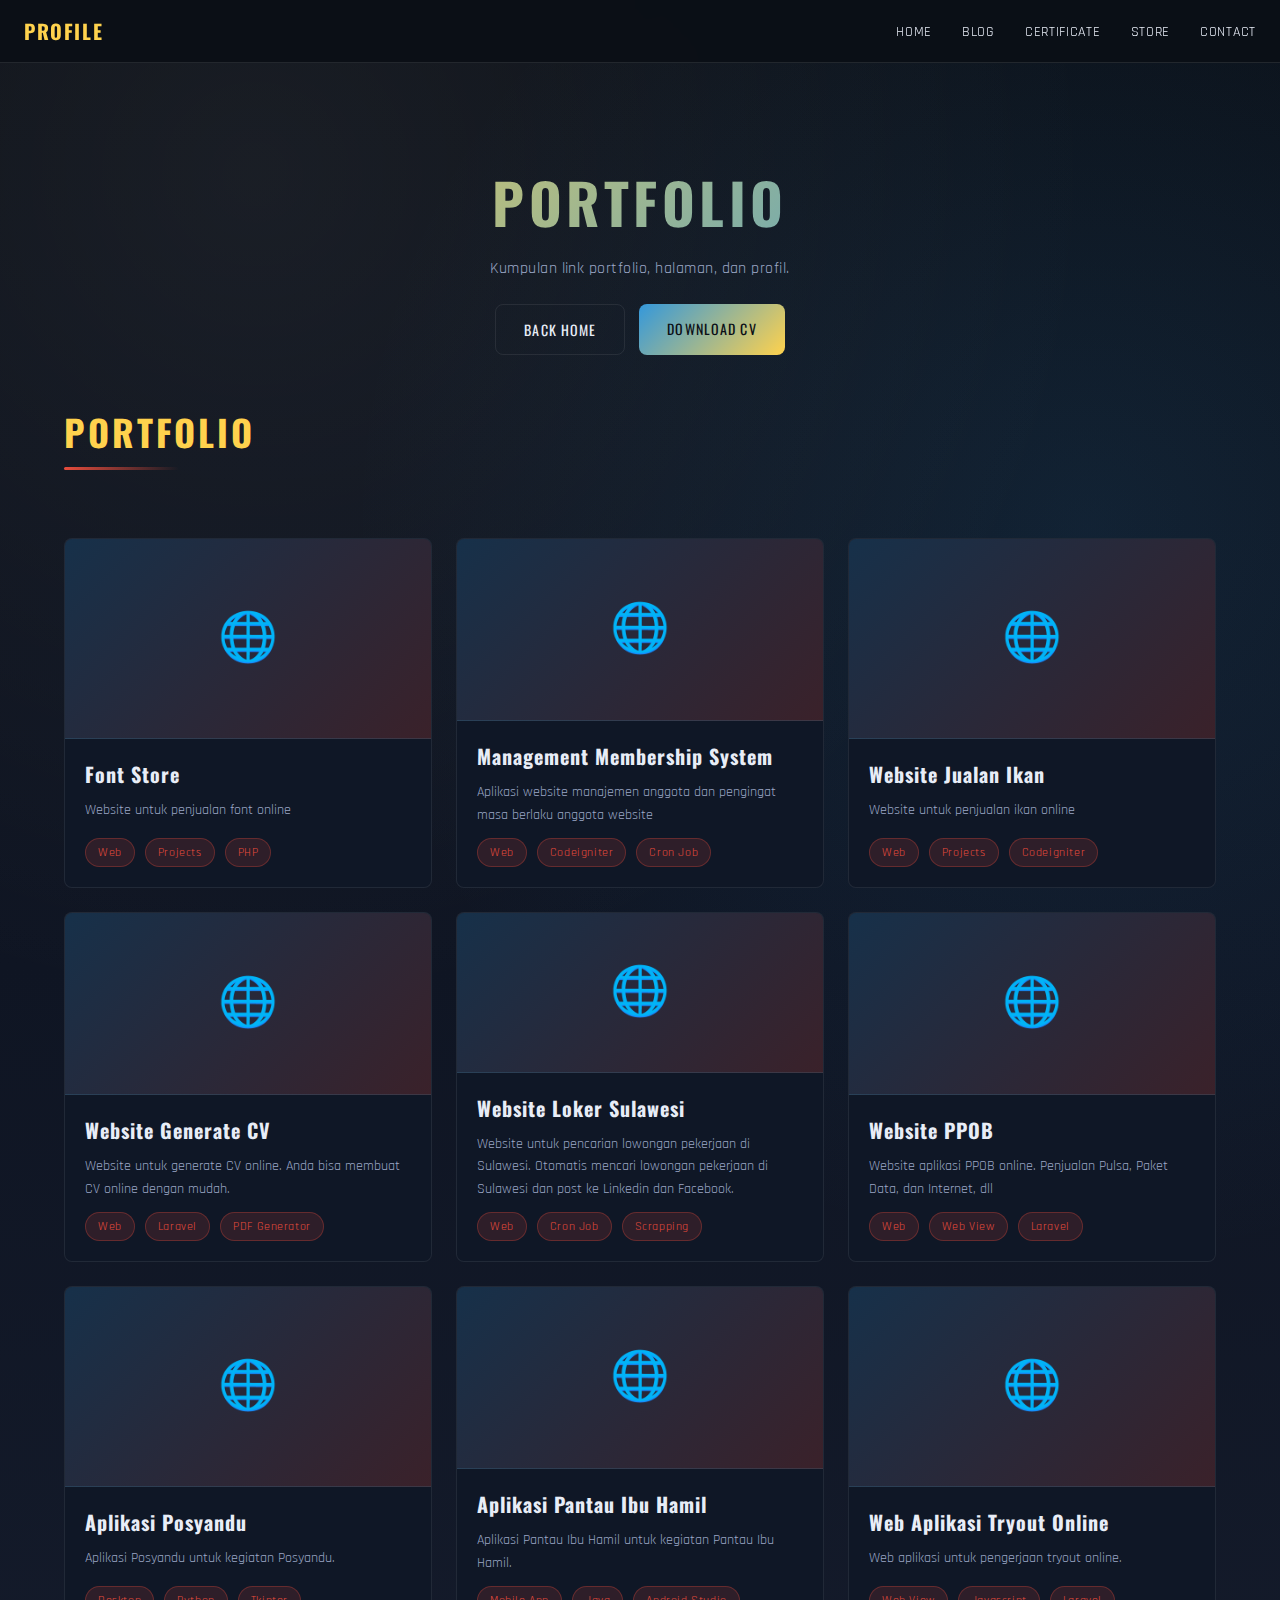
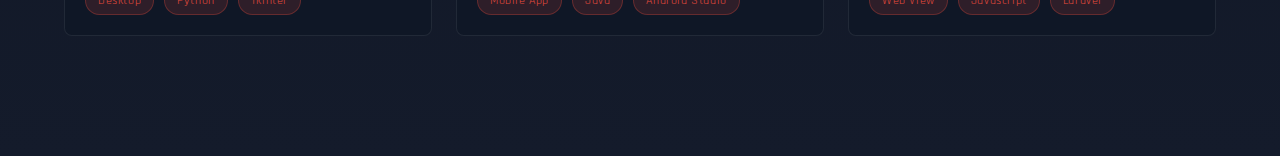
<file: portfolio.html>
﻿<!doctype html>
<html lang="id">
	<head>
		<meta charset="UTF-8" />
		<meta name="viewport" content="width=device-width, initial-scale=1.0" />
		<title>Portfolio</title>

		<link rel="preconnect" href="https://fonts.googleapis.com" />
		<link rel="preconnect" href="https://fonts.gstatic.com" crossorigin />
		<link
			href="https://fonts.googleapis.com/css2?family=Oswald:wght@300;400;600;700&family=Rajdhani:wght@400;600;700&display=swap"
			rel="stylesheet"
		/>

		<link rel="stylesheet" href="styles/style-portfolio.css" />
	</head>
	<body>
		<nav class="navbar">
			<div class="navbar-brand">Profile</div>
			<button class="menu-toggle" aria-label="Toggle navigation">
				<span></span>
				<span></span>
				<span></span>
			</button>
			<ul class="navbar-menu">
				<li><a href="index.html">Home</a></li>
				<li><a href="blog.html">Blog</a></li>
				<li><a href="certificate.html">Certificate</a></li>
				<li><a href="store.html">Store</a></li>
				<li><a href="index.html#contact">Contact</a></li>
			</ul>
		</nav>

		<div class="container">
			<section class="hero">
				<h1>Portfolio</h1>
				<p>Kumpulan link portfolio, halaman, dan profil.</p>
				<div class="hero-buttons">
					<a href="index.html" class="btn btn-secondary">Back Home</a>
					<a href="Curicullum_Vitae.pdf" target="_blank" class="btn btn-primary"
						>Download CV</a
					>
				</div>
			</section>

			<section class="section" id="portfolio">
				<div class="section-title-wrapper">
					<h2 class="section-title">Portfolio</h2>
				</div>

				<div class="portfolio-grid" id="portfolioGrid" aria-live="polite">
					<div style="color: var(--muted); font-size: 14px">Loading...</div>
				</div>
			</section>
		</div>

		<!-- Portfolio Modal -->
		<dialog
			class="portfolio-modal"
			id="portfolioModal"
			aria-label="Portfolio details"
		>
			<div class="portfolio-modal__header">
				<h3 class="portfolio-modal__title" id="portfolioModalTitle">Portfolio</h3>
				<button
					type="button"
					class="portfolio-modal__close"
					id="portfolioModalClose"
					aria-label="Close modal"
				>
					&times;
				</button>
			</div>
			<p class="portfolio-modal__desc" id="portfolioModalDesc"></p>

			<div class="portfolio-modal__slider" aria-label="Portfolio images">
				<button
					type="button"
					class="portfolio-modal__nav"
					id="portfolioModalPrev"
					aria-label="Previous image"
				>
					&lsaquo;
				</button>

				<div class="portfolio-modal__frame">
					<img class="portfolio-modal__img" id="portfolioModalImg" alt="" />
					<div class="portfolio-modal__empty" id="portfolioModalEmpty">
						No images available.
					</div>
				</div>

				<button
					type="button"
					class="portfolio-modal__nav"
					id="portfolioModalNext"
					aria-label="Next image"
				>
					&rsaquo;
				</button>
			</div>

			<div class="portfolio-modal__dots" id="portfolioModalDots"></div>

			<div class="portfolio-modal__footer">
				<div class="portfolio-modal__tools" id="portfolioModalTools">
					<button
						type="button"
						class="btn btn-secondary"
						id="portfolioModalZoomOut"
						aria-label="Zoom out"
					>
						-
					</button>
					<button
						type="button"
						class="btn btn-secondary"
						id="portfolioModalZoomIn"
						aria-label="Zoom in"
					>
						+
					</button>
					<button
						type="button"
						class="btn btn-secondary"
						id="portfolioModalZoomReset"
						aria-label="Reset zoom"
					>
						Reset
					</button>
				</div>
				<a
					href="#"
					class="btn btn-primary"
					id="portfolioModalOpenLink"
					rel="noreferrer"
					>Open</a
				>
				<button
					type="button"
					class="btn btn-secondary"
					id="portfolioModalClose2"
				>
					Close
				</button>
			</div>
		</dialog>

		<script>
			document
				.querySelector(".menu-toggle")
				.addEventListener("click", function () {
					const menu = document.querySelector(".navbar-menu");
					menu.classList.toggle("open");
				});

			// Portfolio modal + slider
			const portfolioModalEl = document.getElementById("portfolioModal");
			const portfolioModalTitleEl =
				document.getElementById("portfolioModalTitle");
			const portfolioModalDescEl = document.getElementById("portfolioModalDesc");
			const portfolioModalImgEl = document.getElementById("portfolioModalImg");
			const portfolioModalEmptyEl =
				document.getElementById("portfolioModalEmpty");
			const portfolioModalDotsEl =
				document.getElementById("portfolioModalDots");
			const portfolioModalPrevEl = document.getElementById("portfolioModalPrev");
			const portfolioModalNextEl = document.getElementById("portfolioModalNext");
			const portfolioModalCloseEl =
				document.getElementById("portfolioModalClose");
			const portfolioModalClose2El =
				document.getElementById("portfolioModalClose2");
			const portfolioModalOpenLinkEl =
				document.getElementById("portfolioModalOpenLink");
			const portfolioModalToolsEl =
				document.getElementById("portfolioModalTools");
			const portfolioModalZoomOutEl =
				document.getElementById("portfolioModalZoomOut");
			const portfolioModalZoomInEl =
				document.getElementById("portfolioModalZoomIn");
			const portfolioModalZoomResetEl =
				document.getElementById("portfolioModalZoomReset");
			const portfolioModalFrameEl = portfolioModalEl?.querySelector(
				".portfolio-modal__frame",
			);
			const portfolioModalSliderEl = portfolioModalEl?.querySelector(
				".portfolio-modal__slider",
			);

			const portfolioModalState = {
				item: null,
				images: [],
				index: 0,
				lastFocus: null,
			};

			let portfolioModalZoom = 1;

			function portfolioModalApplyZoom(nextZoom, { resetScroll = false } = {}) {
				if (!portfolioModalEl) return;
				const total = portfolioModalState.images.length;
				if (total === 0) return;

				const clamped = Math.min(4, Math.max(1, nextZoom));
				portfolioModalZoom = Math.round(clamped * 100) / 100;

				if (portfolioModalZoom === 1) {
					portfolioModalImgEl.style.width = "100%";
					portfolioModalImgEl.style.height = "100%";
				} else {
					portfolioModalImgEl.style.width = `${portfolioModalZoom * 100}%`;
					portfolioModalImgEl.style.height = `${portfolioModalZoom * 100}%`;
				}

				if (resetScroll && portfolioModalFrameEl) {
					portfolioModalFrameEl.scrollTop = 0;
					portfolioModalFrameEl.scrollLeft = 0;
				}
			}

			function portfolioModalUpdateChrome(total) {
				if (!portfolioModalEl) return;
				const single = total <= 1;

				portfolioModalPrevEl.style.display = single ? "none" : "";
				portfolioModalNextEl.style.display = single ? "none" : "";
				portfolioModalDotsEl.style.display = total > 1 ? "" : "none";
				portfolioModalToolsEl.style.display = total > 0 ? "flex" : "none";
				portfolioModalSliderEl?.classList.toggle("is-single", single);
			}

			function portfolioModalSetSlide(nextIndex) {
				if (!portfolioModalEl) return;
				const total = portfolioModalState.images.length;
				portfolioModalUpdateChrome(total);

				if (total === 0) {
					portfolioModalState.index = 0;
					portfolioModalZoom = 1;
					portfolioModalImgEl.style.display = "none";
					portfolioModalImgEl.removeAttribute("src");
					portfolioModalEmptyEl.style.display = "block";
					portfolioModalDotsEl.innerHTML = "";
					return;
				}

				const normalized = ((nextIndex % total) + total) % total;
				portfolioModalState.index = normalized;
				const src = portfolioModalState.images[normalized];

				portfolioModalEmptyEl.style.display = "none";
				portfolioModalImgEl.style.display = "block";
				portfolioModalImgEl.src = encodeURI(src);
				portfolioModalApplyZoom(1, { resetScroll: true });
				const title = portfolioModalState.item?.title || "Portfolio";
				portfolioModalImgEl.alt = `${title} image ${normalized + 1}`;

				for (const dot of portfolioModalDotsEl.querySelectorAll("button")) {
					const idx = Number(dot.dataset.index);
					dot.setAttribute("aria-current", String(idx === normalized));
				}
			}

			function portfolioModalRenderDots() {
				if (!portfolioModalEl) return;
				portfolioModalDotsEl.innerHTML = "";
				const total = portfolioModalState.images.length;
				if (total <= 1) return;

				for (let i = 0; i < total; i++) {
					const dot = document.createElement("button");
					dot.type = "button";
					dot.className = "portfolio-modal__dot";
					dot.dataset.index = String(i);
					dot.setAttribute("aria-label", `Go to image ${i + 1}`);
					dot.setAttribute("aria-current", "false");
					dot.addEventListener("click", () => portfolioModalSetSlide(i));
					portfolioModalDotsEl.appendChild(dot);
				}
			}

			function openPortfolioModal(item) {
				if (!portfolioModalEl) return;

				portfolioModalState.lastFocus = document.activeElement;
				portfolioModalState.item = item || null;
				portfolioModalState.images = Array.isArray(item?.images)
					? item.images.filter(Boolean)
					: [];
				portfolioModalState.index = 0;

				portfolioModalTitleEl.textContent = item?.title || "Untitled";
				portfolioModalDescEl.textContent = item?.description || "";

				const rawUrl = String(item?.url || "").trim();
				const showOpen = rawUrl !== "" && rawUrl !== "#";
				const url = showOpen ? rawUrl : "#";
				const isExternal = /^https?:\/\//i.test(url);

				portfolioModalOpenLinkEl.href = encodeURI(url);
				portfolioModalOpenLinkEl.target = isExternal ? "_blank" : "_self";
				portfolioModalOpenLinkEl.rel = isExternal ? "noreferrer" : "";
				portfolioModalOpenLinkEl.style.display = showOpen ? "" : "none";
				portfolioModalOpenLinkEl.setAttribute(
					"aria-hidden",
					showOpen ? "false" : "true",
				);

				portfolioModalRenderDots();
				portfolioModalSetSlide(0);

				try {
					portfolioModalEl.showModal();
				} catch {
					portfolioModalEl.setAttribute("open", "");
				}

				setTimeout(() => portfolioModalCloseEl?.focus?.(), 0);
			}

			function closePortfolioModal() {
				if (!portfolioModalEl) return;
				try {
					portfolioModalEl.close();
				} catch {
					portfolioModalEl.removeAttribute("open");
				}
			}

			if (portfolioModalEl) {
				portfolioModalCloseEl?.addEventListener("click", closePortfolioModal);
				portfolioModalClose2El?.addEventListener("click", closePortfolioModal);
				portfolioModalPrevEl?.addEventListener("click", () =>
					portfolioModalSetSlide(portfolioModalState.index - 1)
				);
				portfolioModalNextEl?.addEventListener("click", () =>
					portfolioModalSetSlide(portfolioModalState.index + 1)
				);

				portfolioModalEl.addEventListener("click", (e) => {
					if (e.target === portfolioModalEl) closePortfolioModal();
				});

				portfolioModalEl.addEventListener("keydown", (e) => {
					if (e.key === "ArrowLeft") {
						e.preventDefault();
						portfolioModalSetSlide(portfolioModalState.index - 1);
					}
					if (e.key === "ArrowRight") {
						e.preventDefault();
						portfolioModalSetSlide(portfolioModalState.index + 1);
					}
				});

				portfolioModalEl.addEventListener("close", () => {
					const el = portfolioModalState.lastFocus;
					if (el && typeof el.focus === "function") el.focus();
				});

				portfolioModalZoomOutEl?.addEventListener("click", () =>
					portfolioModalApplyZoom(portfolioModalZoom - 0.25),
				);
				portfolioModalZoomInEl?.addEventListener("click", () =>
					portfolioModalApplyZoom(portfolioModalZoom + 0.25),
				);
				portfolioModalZoomResetEl?.addEventListener("click", () =>
					portfolioModalApplyZoom(1, { resetScroll: true }),
				);

				portfolioModalFrameEl?.addEventListener(
					"wheel",
					(e) => {
						if (!e.ctrlKey && !e.metaKey) return;
						e.preventDefault();
						const dir = e.deltaY > 0 ? -0.1 : 0.1;
						portfolioModalApplyZoom(portfolioModalZoom + dir);
					},
					{ passive: false },
				);
			}

			async function loadPortfolio() {
				const container = document.getElementById("portfolioGrid");
				if (!container) return;

				try {
					const res = await fetch("data/portfolio.json", { cache: "no-store" });
					if (!res.ok) throw new Error("Failed to fetch portfolio.json");
					const items = await res.json();

					container.innerHTML = "";
					for (const item of items || []) {
						const url = item.url || "#";
						const card = document.createElement("a");
						card.className = "portfolio-card";
						card.href = url;
						card.style.textDecoration = "none";
						card.style.color = "inherit";
						card.setAttribute("role", "button");
						card.setAttribute(
							"aria-label",
							`Open details for ${item.title || "portfolio item"}`,
						);
						card.addEventListener("click", (e) => {
							e.preventDefault();
							openPortfolioModal(item);
						});
						card.addEventListener("keydown", (e) => {
							if (e.key === " ") {
								e.preventDefault();
								openPortfolioModal(item);
							}
						});

						const img = document.createElement("div");
						img.className = "portfolio-image";
						img.textContent = item.icon || "\u{1F310}";

						const content = document.createElement("div");
						content.className = "portfolio-content";

						const h3 = document.createElement("h3");
						h3.textContent = item.title || "Untitled";

						const p = document.createElement("p");
						p.textContent = item.description || "";

						const tagsWrap = document.createElement("div");
						tagsWrap.className = "portfolio-tags";
						const tags = Array.isArray(item.tags) ? item.tags : [];
						for (const t of tags.slice(0, 3)) {
							const tag = document.createElement("span");
							tag.className = "portfolio-tag";
							tag.textContent = t;
							tagsWrap.appendChild(tag);
						}

						content.appendChild(h3);
						content.appendChild(p);
						content.appendChild(tagsWrap);

						card.appendChild(img);
						card.appendChild(content);
						container.appendChild(card);
					}
				} catch (err) {
					container.innerHTML = "";
					const msg = document.createElement("div");
					msg.style.color = "var(--muted)";
					msg.style.fontSize = "14px";
					msg.textContent = "Failed to load portfolio.";
					container.appendChild(msg);
					console.error(err);
				}
			}

			loadPortfolio();
		</script>
	</body>
</html>
</file>
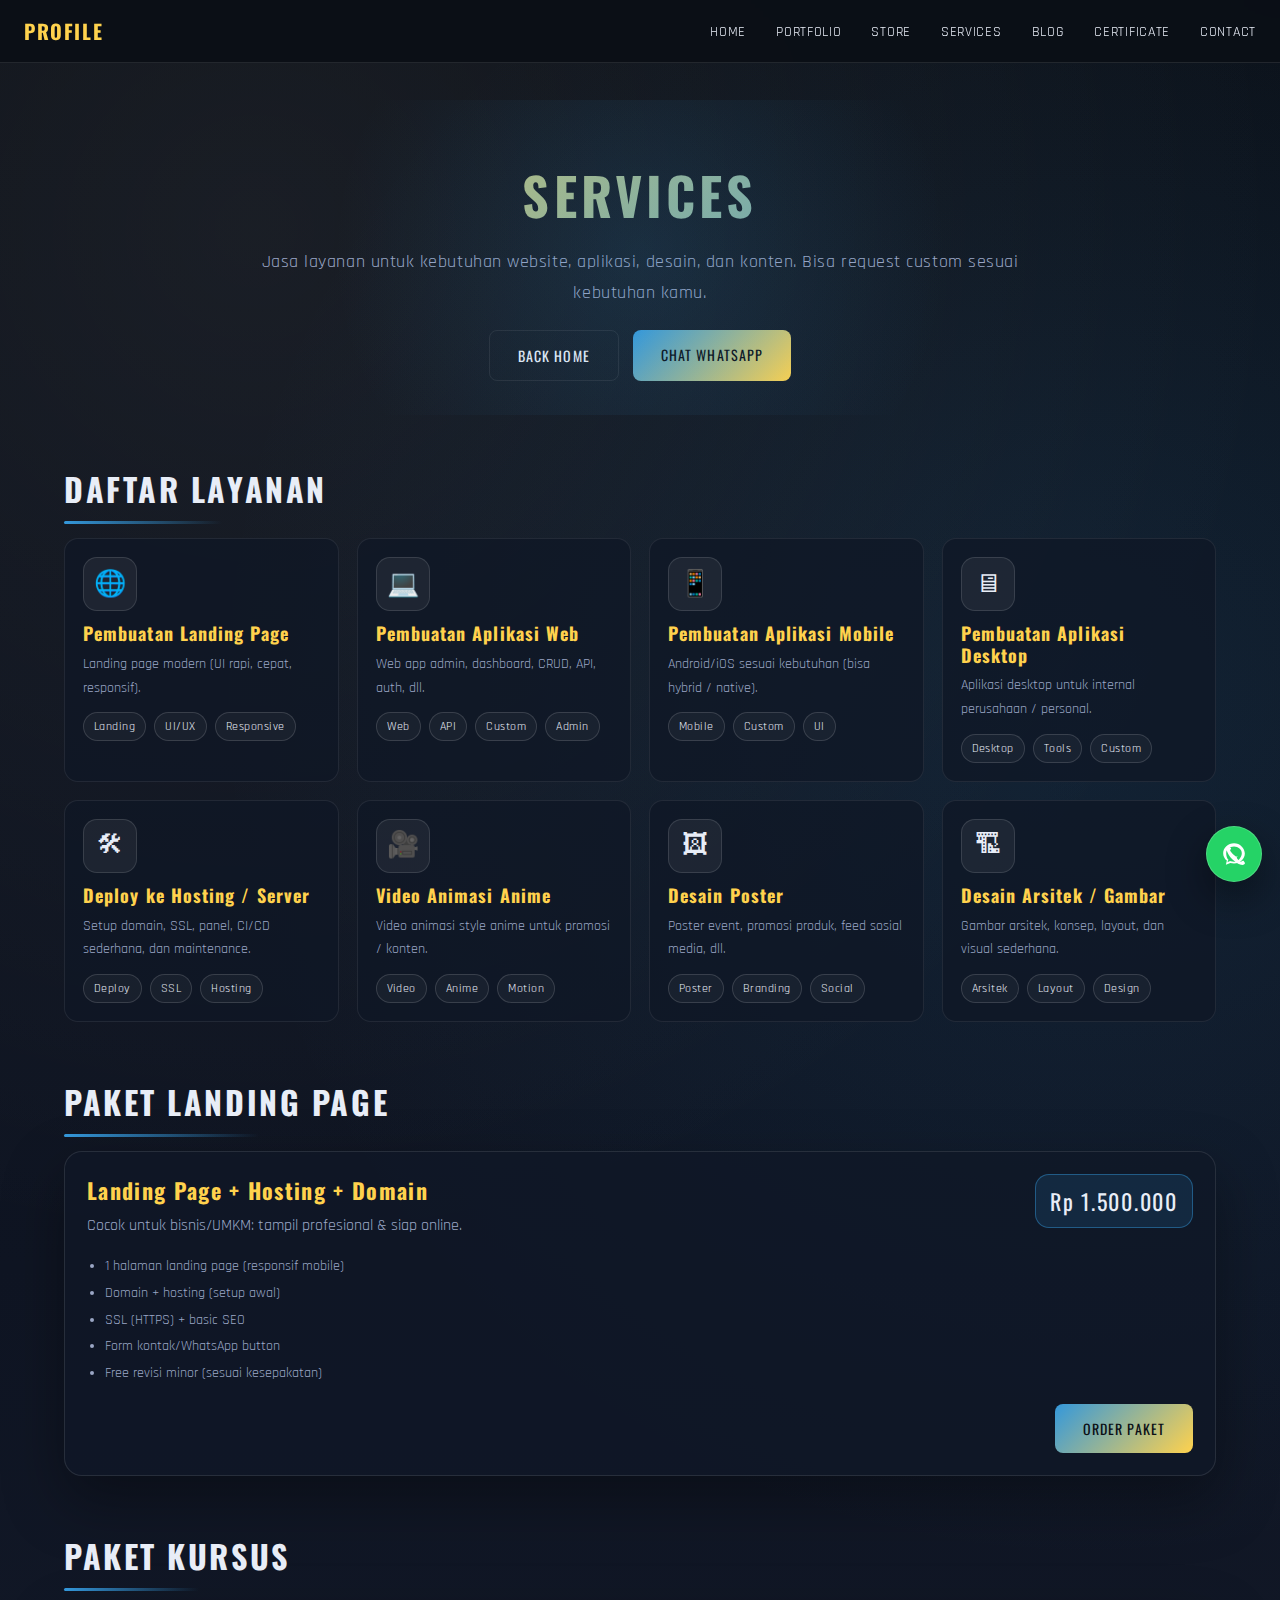
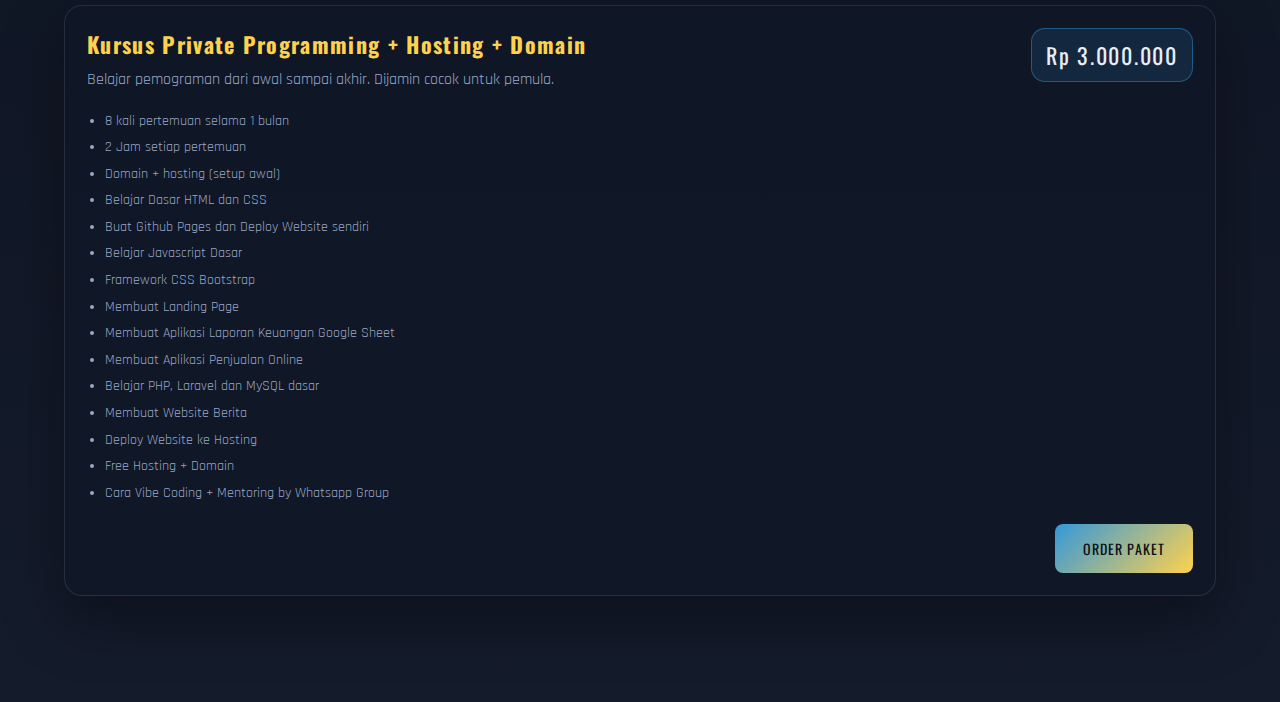
<file: services.html>
<!doctype html>
<html lang="id">
	<head>
		<meta charset="UTF-8" />
		<meta name="viewport" content="width=device-width, initial-scale=1.0" />
		<title>Services</title>

		<link rel="preconnect" href="https://fonts.googleapis.com" />
		<link rel="preconnect" href="https://fonts.gstatic.com" crossorigin />
		<link
			href="https://fonts.googleapis.com/css2?family=Oswald:wght@300;400;600;700&family=Rajdhani:wght@400;600;700&display=swap"
			rel="stylesheet"
		/>

		<link rel="stylesheet" href="styles/style-services.css" />
	</head>
	<body>
		<nav class="navbar">
			<div class="navbar-brand">Profile</div>
			<button class="menu-toggle" aria-label="Toggle navigation">
				<span></span>
				<span></span>
				<span></span>
			</button>
			<ul class="navbar-menu">
				<li><a href="index.html">Home</a></li>
				<li><a href="portfolio.html">Portfolio</a></li>
				<li><a href="store.html">Store</a></li>
				<li><a href="services.html">Services</a></li>
				<li><a href="blog.html">Blog</a></li>
				<li><a href="certificate.html">Certificate</a></li>
				<li><a href="index.html#contact">Contact</a></li>
			</ul>
		</nav>

		<div class="container">
			<section class="hero">
				<h1>Services</h1>
				<p>
					Jasa layanan untuk kebutuhan website, aplikasi, desain, dan
					konten. Bisa request custom sesuai kebutuhan kamu.
				</p>
				<div class="hero-buttons">
					<a href="index.html" class="btn btn-secondary">Back Home</a>
					<a
						href="https://wa.me/6281371458031?text=Halo,%20saya%20mau%20tanya%20jasa%20services."
						target="_blank"
						rel="noreferrer"
						class="btn btn-primary"
						>Chat WhatsApp</a
					>
				</div>
			</section>

			<section class="section" id="services-list">
				<div class="section-title-wrapper">
					<h2 class="section-title">Daftar Layanan</h2>
				</div>

				<div class="services-grid">
					<article class="service-card">
						<div class="service-icon" aria-hidden="true">&#x1F310;</div>
						<h3>Pembuatan Landing Page</h3>
						<p>Landing page modern (UI rapi, cepat, responsif).</p>
						<div class="service-tags">
							<span class="service-tag">Landing</span>
							<span class="service-tag">UI/UX</span>
							<span class="service-tag">Responsive</span>
						</div>
					</article>

					<article class="service-card">
						<div class="service-icon" aria-hidden="true">&#x1F4BB;</div>
						<h3>Pembuatan Aplikasi Web</h3>
						<p>Web app admin, dashboard, CRUD, API, auth, dll.</p>
						<div class="service-tags">
							<span class="service-tag">Web</span>
							<span class="service-tag">API</span>
							<span class="service-tag">Custom</span>
							<span class="service-tag">Admin</span>
						</div>
					</article>

					<article class="service-card">
						<div class="service-icon" aria-hidden="true">&#x1F4F1;</div>
						<h3>Pembuatan Aplikasi Mobile</h3>
						<p>Android/iOS sesuai kebutuhan (bisa hybrid / native).</p>
						<div class="service-tags">
							<span class="service-tag">Mobile</span>
							<span class="service-tag">Custom</span>
							<span class="service-tag">UI</span>
						</div>
					</article>

					<article class="service-card">
						<div class="service-icon" aria-hidden="true">&#x1F5A5;</div>
						<h3>Pembuatan Aplikasi Desktop</h3>
						<p>Aplikasi desktop untuk internal perusahaan / personal.</p>
						<div class="service-tags">
							<span class="service-tag">Desktop</span>
							<span class="service-tag">Tools</span>
							<span class="service-tag">Custom</span>
						</div>
					</article>

					<article class="service-card">
						<div class="service-icon" aria-hidden="true">&#x1F6E0;</div>
						<h3>Deploy ke Hosting / Server</h3>
						<p>Setup domain, SSL, panel, CI/CD sederhana, dan maintenance.</p>
						<div class="service-tags">
							<span class="service-tag">Deploy</span>
							<span class="service-tag">SSL</span>
							<span class="service-tag">Hosting</span>
						</div>
					</article>

					<article class="service-card">
						<div class="service-icon" aria-hidden="true">&#x1F3A5;</div>
						<h3>Video Animasi Anime</h3>
						<p>Video animasi style anime untuk promosi / konten.</p>
						<div class="service-tags">
							<span class="service-tag">Video</span>
							<span class="service-tag">Anime</span>
							<span class="service-tag">Motion</span>
						</div>
					</article>

					<article class="service-card">
						<div class="service-icon" aria-hidden="true">&#x1F5BC;</div>
						<h3>Desain Poster</h3>
						<p>Poster event, promosi produk, feed sosial media, dll.</p>
						<div class="service-tags">
							<span class="service-tag">Poster</span>
							<span class="service-tag">Branding</span>
							<span class="service-tag">Social</span>
						</div>
					</article>

					<article class="service-card">
						<div class="service-icon" aria-hidden="true">&#x1F3D7;</div>
						<h3>Desain Arsitek / Gambar</h3>
						<p>Gambar arsitek, konsep, layout, dan visual sederhana.</p>
						<div class="service-tags">
							<span class="service-tag">Arsitek</span>
							<span class="service-tag">Layout</span>
							<span class="service-tag">Design</span>
						</div>
					</article>
				</div>
			</section>

			<section class="section" id="landing-package">
				<div class="section-title-wrapper">
					<h2 class="section-title">Paket Landing Page</h2>
				</div>

				<div class="package-card">
					<div class="package-head">
						<div>
							<h3>Landing Page + Hosting + Domain</h3>
							<p class="package-sub">
								Cocok untuk bisnis/UMKM: tampil profesional & siap online.
							</p>
						</div>
						<div class="package-price">Rp 1.500.000</div>
					</div>

					<ul class="package-list">
						<li>1 halaman landing page (responsif mobile)</li>
						<li>Domain + hosting (setup awal)</li>
						<li>SSL (HTTPS) + basic SEO</li>
						<li>Form kontak/WhatsApp button</li>
						<li>Free revisi minor (sesuai kesepakatan)</li>
					</ul>

					<div class="package-cta">
						<a
							class="btn btn-primary"
							target="_blank"
							rel="noreferrer"
							href="https://wa.me/6281371458031?text=Halo,%20saya%20mau%20order%20paket%20Landing%20Page%20%2B%20Hosting%20%2B%20Domain%20Rp%201.500.000."
							>Order Paket</a
						>
					</div>
				</div>
			</section>

			<section class="section" id="landing-package">
				<div class="section-title-wrapper">
					<h2 class="section-title">Paket Kursus</h2>
				</div>

				<div class="package-card">
					<div class="package-head">
						<div>
							<h3>Kursus Private Programming + Hosting + Domain</h3>
							<p class="package-sub">
								Belajar pemograman dari awal sampai akhir. Dijamin cocok untuk pemula.
							</p>
						</div>
						<div class="package-price">Rp 3.000.000</div>
					</div>

					<ul class="package-list">
						<li>8 kali pertemuan selama 1 bulan</li>
						<li>2 Jam setiap pertemuan</li>
						<li>Domain + hosting (setup awal)</li>
						<li>Belajar Dasar HTML dan CSS</li>
						<li>Buat Github Pages dan Deploy Website sendiri</li>
						<li>Belajar Javascript Dasar</li>
						<li>Framework CSS Bootstrap</li>
						<li>Membuat Landing Page</li>
						<li>Membuat Aplikasi Laporan Keuangan Google Sheet</li>
						<li>Membuat Aplikasi Penjualan Online</li>
						<li>Belajar PHP, Laravel dan MySQL dasar</li>
						<li>Membuat Website Berita</li>
						<li>Deploy Website ke Hosting</li>
						<li>Free Hosting + Domain</li>
						<li>Cara Vibe Coding + Mentoring by Whatsapp Group</li>
					</ul>

					<div class="package-cta">
						<a
							class="btn btn-primary"
							target="_blank"
							rel="noreferrer"
							href="https://wa.me/6281371458031?text=Halo,%20saya%20mau%20order%20paket%20Landing%20Page%20%2B%20Hosting%20%2B%20Domain%20Rp%201.500.000."
							>Order Paket</a
						>
					</div>
				</div>
			</section>
		</div>

		<a
			class="wa-float"
			href="https://wa.me/6281371458031"
			target="_blank"
			rel="noreferrer"
			aria-label="Chat via WhatsApp"
			title="WhatsApp"
			><svg
				aria-hidden="true"
				viewBox="0 0 24 24"
				width="24"
				height="24"
				focusable="false"
			>
				<path
					fill="currentColor"
					d="M12 2C6.48 2 2 6.13 2 11.2c0 2.72 1.3 5.16 3.38 6.8L4.5 22l4.1-1.64c1.08.3 2.23.46 3.4.46 5.52 0 10-4.13 10-9.2S17.52 2 12 2zm0 17.2c-1.04 0-2.05-.15-3-.45l-.63-.2-2.43.97.94-2.33-.5-.36C5.5 15.53 4.8 13.44 4.8 11.2 4.8 7.78 8.08 5 12 5s7.2 2.78 7.2 6.2S15.92 19.2 12 19.2z"
				/>
				<path
					fill="currentColor"
					d="M15.67 13.74l-1.1.64c-.27.16-.6.15-.86-.03-1.02-.69-1.95-1.47-2.8-2.33-.86-.86-1.64-1.8-2.33-2.82-.18-.26-.19-.6-.03-.86l.64-1.1c.23-.39.11-.89-.28-1.12L7.1 5.23c-.35-.2-.8-.12-1.06.2-.77.92-1.06 2.2-.72 3.34.86 2.88 2.6 5.6 5.08 8.08 2.48 2.48 5.2 4.22 8.08 5.08 1.14.34 2.42.05 3.34-.72.32-.26.4-.71.2-1.06l-.9-1.57c-.23-.39-.73-.5-1.12-.28l-1.1.64c-.35.2-.78.18-1.11-.06-.58-.42-1.12-.89-1.63-1.4-.51-.51-.98-1.06-1.4-1.63-.24-.33-.26-.76-.06-1.11z"
				/>
			</svg></a
		>

		<script>
			document
				.querySelector(".menu-toggle")
				.addEventListener("click", function () {
					const menu = document.querySelector(".navbar-menu");
					menu.classList.toggle("open");
				});
		</script>
	</body>
</html>
</file>
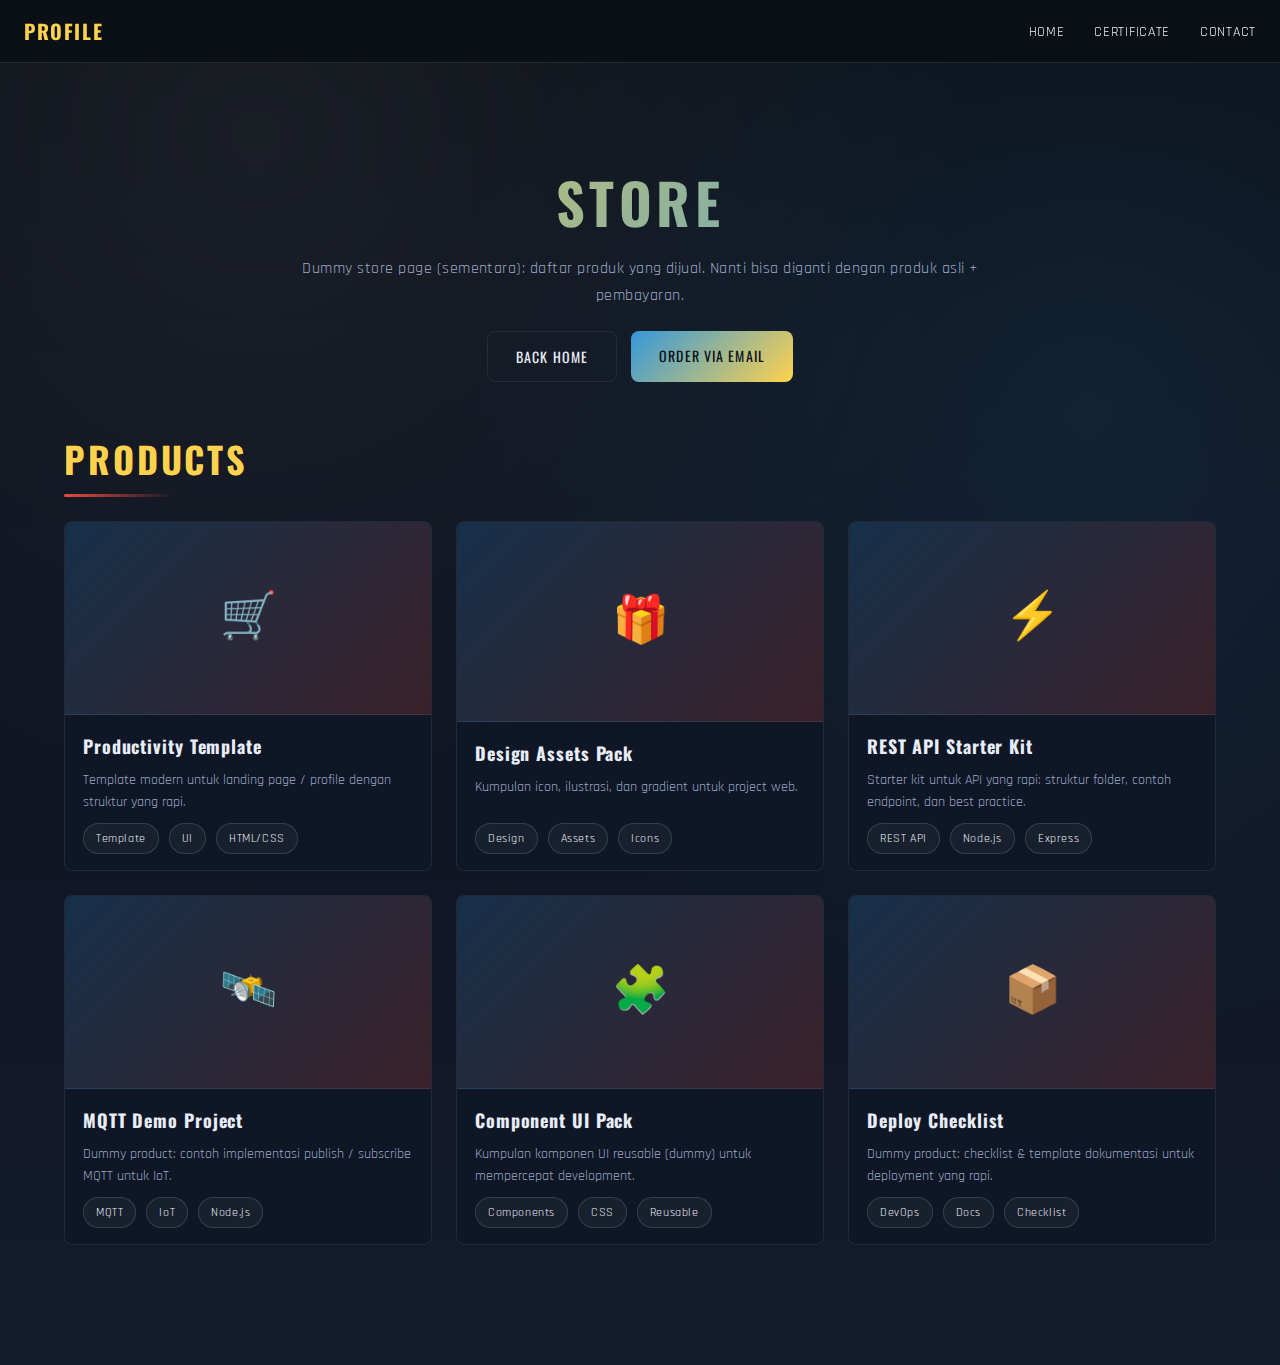
<file: store.html>
<!doctype html>
<html lang="id">
	<head>
		<meta charset="UTF-8" />
		<meta name="viewport" content="width=device-width, initial-scale=1.0" />
		<title>Store</title>

		<link rel="preconnect" href="https://fonts.googleapis.com" />
		<link rel="preconnect" href="https://fonts.gstatic.com" crossorigin />
		<link
			href="https://fonts.googleapis.com/css2?family=Oswald:wght@300;400;600;700&family=Rajdhani:wght@400;600;700&display=swap"
			rel="stylesheet"
		/>

		<style>
			:root {
				--bg-0: #0b0f16;
				--bg-1: #0f1523;
				--bg-2: #141b2b;
				--accent-red: #e74c3c;
				--accent-blue: #3498db;
				--accent-gold: #ffd24d;
				--text: #e8edf7;
				--muted: #9aa6c5;
				--panel: #0f1726;
				--panel-border: rgba(255, 255, 255, 0.08);
			}

			* {
				box-sizing: border-box;
				margin: 0;
				padding: 0;
			}

			body {
				font-family: "Rajdhani", sans-serif;
				color: var(--text);
				background:
					radial-gradient(
						circle at 20% 10%,
						rgba(255, 255, 255, 0.06),
						transparent 45%
					),
					radial-gradient(
						circle at 85% 30%,
						rgba(52, 152, 219, 0.12),
						transparent 45%
					),
					linear-gradient(
						180deg,
						var(--bg-0),
						var(--bg-1) 55%,
						var(--bg-2)
					);
				min-height: 100vh;
				overflow-x: hidden;
			}

			.navbar {
				position: fixed;
				top: 0;
				width: 100%;
				background: rgba(11, 15, 22, 0.95);
				border-bottom: 1px solid rgba(255, 255, 255, 0.1);
				backdrop-filter: blur(10px);
				z-index: 1000;
				padding: 16px 24px;
				display: flex;
				justify-content: space-between;
				align-items: center;
			}

			.navbar-brand {
				font-family: "Oswald", sans-serif;
				font-size: 20px;
				font-weight: 700;
				letter-spacing: 0.08em;
				color: var(--accent-gold);
				text-transform: uppercase;
			}

			.navbar-menu {
				display: flex;
				gap: 30px;
				list-style: none;
			}

			.navbar-menu a {
				color: var(--text);
				text-decoration: none;
				font-size: 14px;
				letter-spacing: 0.05em;
				text-transform: uppercase;
				position: relative;
				transition: color 0.3s ease;
			}

			.navbar-menu a:hover {
				color: var(--accent-blue);
			}

			.menu-toggle {
				display: none;
				flex-direction: column;
				justify-content: space-between;
				width: 25px;
				height: 20px;
				background: transparent;
				border: none;
				cursor: pointer;
				padding: 0;
			}

			.menu-toggle span {
				display: block;
				height: 3px;
				background: var(--text);
				border-radius: 3px;
			}

			.container {
				max-width: 1200px;
				margin: 0 auto;
				padding: 100px 24px 40px;
			}

			.section {
				margin-bottom: 80px;
			}

			.hero {
				text-align: center;
				padding: 60px 0 30px;
				margin-bottom: 20px;
			}

			.hero h1 {
				font-family: "Oswald", sans-serif;
				font-size: 56px;
				font-weight: 700;
				letter-spacing: 0.08em;
				text-transform: uppercase;
				margin-bottom: 12px;
				background: linear-gradient(
					135deg,
					var(--accent-gold),
					var(--accent-blue)
				);
				-webkit-background-clip: text;
				-webkit-text-fill-color: transparent;
				background-clip: text;
			}

			.hero p {
				color: var(--muted);
				font-size: 16px;
				letter-spacing: 0.03em;
				max-width: 720px;
				margin: 0 auto;
				line-height: 1.7;
			}

			.section-title-wrapper {
				display: flex;
				align-items: center;
				justify-content: space-between;
				margin-bottom: 16px;
			}

			.section-title {
				font-family: "Oswald", sans-serif;
				font-size: 36px;
				text-transform: uppercase;
				letter-spacing: 0.08em;
				color: var(--accent-gold);
				position: relative;
			}

			.section-title::after {
				content: "";
				position: absolute;
				bottom: -12px;
				left: 0;
				width: 60%;
				height: 3px;
				background: linear-gradient(
					90deg,
					var(--accent-red),
					transparent
				);
				border-radius: 2px;
			}

			.portfolio-grid {
				display: grid;
				grid-template-columns: repeat(auto-fit, minmax(300px, 1fr));
				gap: 24px;
				margin-top: 36px;
			}

			.portfolio-card {
				background: var(--panel);
				border: 1px solid var(--panel-border);
				border-radius: 8px;
				overflow: hidden;
				transition: all 0.35s ease;
				position: relative;
				height: 350px;
				display: flex;
				flex-direction: column;
			}

			.portfolio-card:hover {
				transform: translateY(-8px);
				border-color: var(--accent-blue);
				box-shadow: 0 20px 40px rgba(52, 152, 219, 0.25);
			}

			.portfolio-image {
				width: 100%;
				height: 200px;
				background: linear-gradient(
					135deg,
					rgba(52, 152, 219, 0.2),
					rgba(231, 76, 60, 0.2)
				);
				display: flex;
				align-items: center;
				justify-content: center;
				font-size: 46px;
				border-bottom: 1px solid var(--panel-border);
			}

			.portfolio-content {
				padding: 18px 18px 16px;
				display: flex;
				flex-direction: column;
				gap: 10px;
				flex: 1;
			}

			.portfolio-content h3 {
				font-family: "Oswald", sans-serif;
				font-size: 18px;
				letter-spacing: 0.05em;
			}

			.portfolio-content p {
				color: var(--muted);
				font-size: 14px;
				line-height: 1.6;
			}

			.portfolio-tags {
				display: flex;
				flex-wrap: wrap;
				gap: 10px;
				margin-top: auto;
			}

			.portfolio-tag {
				padding: 7px 12px;
				border-radius: 16px;
				font-size: 12px;
				letter-spacing: 0.05em;
				border: 1px solid rgba(255, 255, 255, 0.14);
				color: var(--text);
				background: rgba(255, 255, 255, 0.04);
			}

			.hero-buttons {
				display: flex;
				gap: 14px;
				justify-content: center;
				flex-wrap: wrap;
				margin-top: 22px;
			}

			.btn {
				padding: 14px 28px;
				border-radius: 8px;
				border: none;
				font-family: "Oswald", sans-serif;
				text-transform: uppercase;
				letter-spacing: 0.08em;
				font-size: 14px;
				cursor: pointer;
				transition: all 0.3s ease;
				text-decoration: none;
				display: inline-block;
			}

			.btn-primary {
				background: linear-gradient(
					135deg,
					var(--accent-blue),
					var(--accent-gold)
				);
				color: #0b0f16;
			}

			.btn-secondary {
				background: transparent;
				border: 1px solid var(--panel-border);
				color: var(--text);
			}

			.btn-secondary:hover {
				border-color: var(--accent-blue);
				color: var(--accent-blue);
				transform: translateY(-2px);
			}

			@media (max-width: 900px) {
				.menu-toggle {
					display: flex;
				}

				.navbar-menu {
					position: fixed;
					top: 64px;
					right: 16px;
					left: 16px;
					background: rgba(11, 15, 22, 0.98);
					border: 1px solid rgba(255, 255, 255, 0.1);
					border-radius: 12px;
					padding: 18px 16px;
					flex-direction: column;
					gap: 16px;
					display: none;
				}

				.navbar-menu.open {
					display: flex;
				}
			}
		</style>
	</head>
	<body>
		<nav class="navbar">
			<div class="navbar-brand">Profile</div>
			<button class="menu-toggle" aria-label="Toggle navigation">
				<span></span>
				<span></span>
				<span></span>
			</button>
			<ul class="navbar-menu">
				<li><a href="index.html">Home</a></li>
				<li><a href="certificate.html">Certificate</a></li>
				<li><a href="index.html#contact">Contact</a></li>
			</ul>
		</nav>

		<div class="container">
			<section class="hero">
				<h1>Store</h1>
				<p>
					Dummy store page (sementara): daftar produk yang dijual.
					Nanti bisa diganti dengan produk asli + pembayaran.
				</p>
				<div class="hero-buttons">
					<a href="index.html" class="btn btn-secondary">Back Home</a>
					<a href="mailto:tilistiadi03@gmail.com" class="btn btn-primary"
						>Order via Email</a
					>
				</div>
			</section>

			<section class="section" id="store">
				<div class="section-title-wrapper">
					<h2 class="section-title">Products</h2>
				</div>

				<div class="portfolio-grid">
					<div class="portfolio-card">
						<div class="portfolio-image">🛒</div>
						<div class="portfolio-content">
							<h3>Productivity Template</h3>
							<p>
								Template modern untuk landing page / profile
								dengan struktur yang rapi.
							</p>
							<div class="portfolio-tags">
								<span class="portfolio-tag">Template</span>
								<span class="portfolio-tag">UI</span>
								<span class="portfolio-tag">HTML/CSS</span>
							</div>
						</div>
					</div>

					<div class="portfolio-card">
						<div class="portfolio-image">🎁</div>
						<div class="portfolio-content">
							<h3>Design Assets Pack</h3>
							<p>
								Kumpulan icon, ilustrasi, dan gradient untuk
								project web.
							</p>
							<div class="portfolio-tags">
								<span class="portfolio-tag">Design</span>
								<span class="portfolio-tag">Assets</span>
								<span class="portfolio-tag">Icons</span>
							</div>
						</div>
					</div>

					<div class="portfolio-card">
						<div class="portfolio-image">⚡</div>
						<div class="portfolio-content">
							<h3>REST API Starter Kit</h3>
							<p>
								Starter kit untuk API yang rapi: struktur
								folder, contoh endpoint, dan best practice.
							</p>
							<div class="portfolio-tags">
								<span class="portfolio-tag">REST API</span>
								<span class="portfolio-tag">Node.js</span>
								<span class="portfolio-tag">Express</span>
							</div>
						</div>
					</div>

					<div class="portfolio-card">
						<div class="portfolio-image">🛰️</div>
						<div class="portfolio-content">
							<h3>MQTT Demo Project</h3>
							<p>
								Dummy product: contoh implementasi publish /
								subscribe MQTT untuk IoT.
							</p>
							<div class="portfolio-tags">
								<span class="portfolio-tag">MQTT</span>
								<span class="portfolio-tag">IoT</span>
								<span class="portfolio-tag">Node.js</span>
							</div>
						</div>
					</div>

					<div class="portfolio-card">
						<div class="portfolio-image">🧩</div>
						<div class="portfolio-content">
							<h3>Component UI Pack</h3>
							<p>
								Kumpulan komponen UI reusable (dummy) untuk
								mempercepat development.
							</p>
							<div class="portfolio-tags">
								<span class="portfolio-tag">Components</span>
								<span class="portfolio-tag">CSS</span>
								<span class="portfolio-tag">Reusable</span>
							</div>
						</div>
					</div>

					<div class="portfolio-card">
						<div class="portfolio-image">📦</div>
						<div class="portfolio-content">
							<h3>Deploy Checklist</h3>
							<p>
								Dummy product: checklist & template dokumentasi
								untuk deployment yang rapi.
							</p>
							<div class="portfolio-tags">
								<span class="portfolio-tag">DevOps</span>
								<span class="portfolio-tag">Docs</span>
								<span class="portfolio-tag">Checklist</span>
							</div>
						</div>
					</div>
				</div>
			</section>
		</div>

		<script>
			document
				.querySelector(".menu-toggle")
				.addEventListener("click", function () {
					const menu = document.querySelector(".navbar-menu");
					menu.classList.toggle("open");
				});
		</script>
	</body>
</html>
</file>
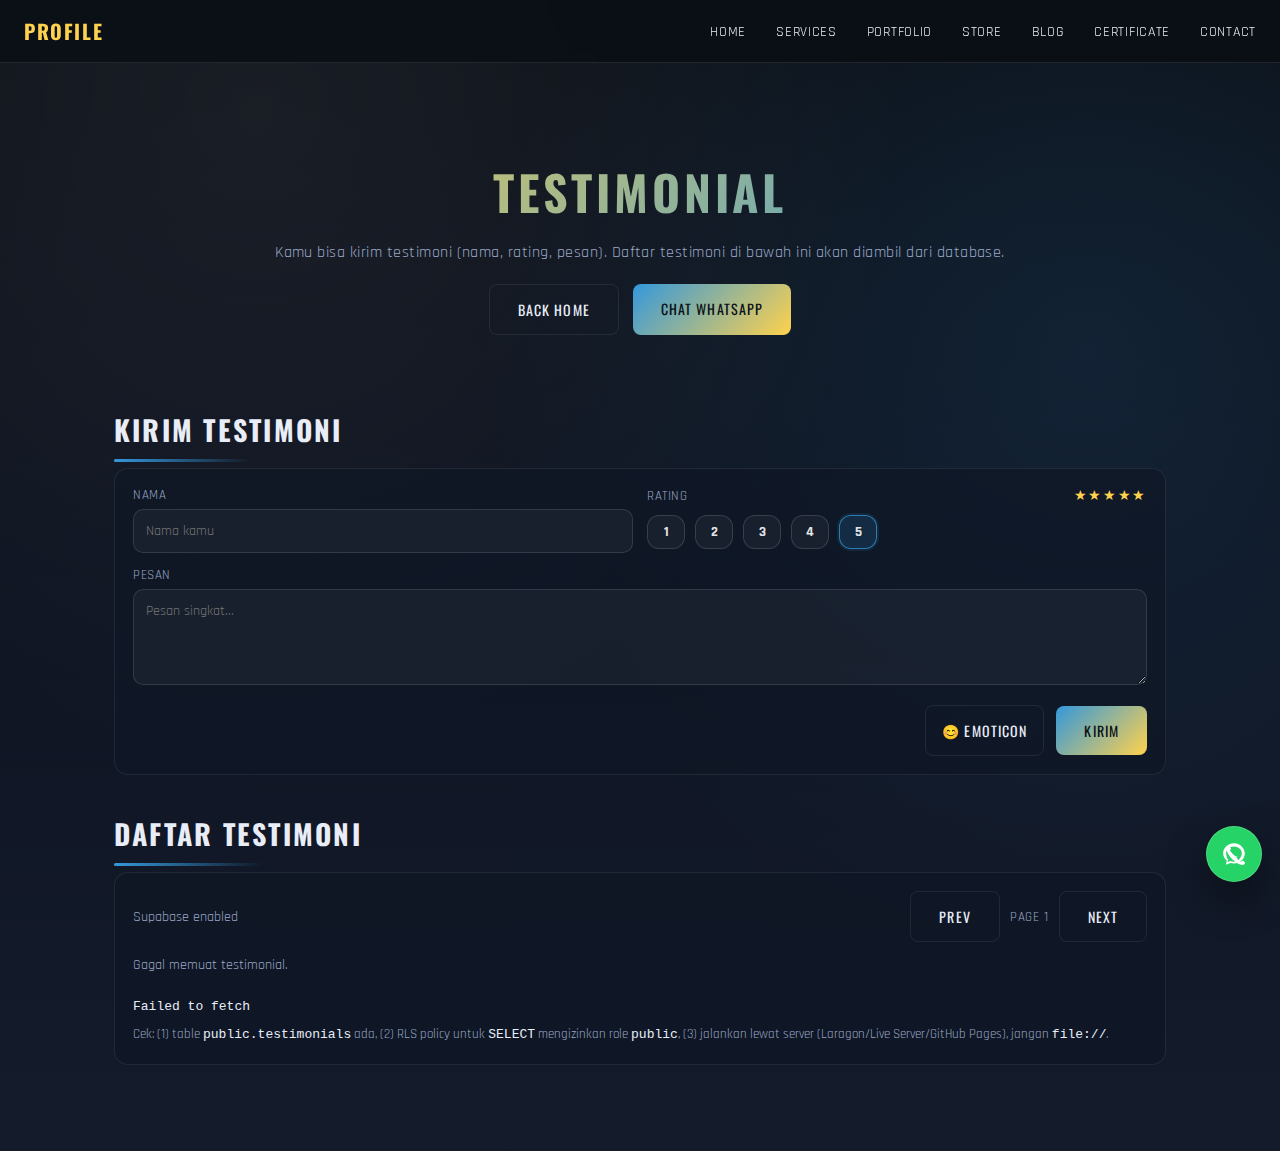
<file: testimonial.html>
<!doctype html>
<html lang="id">
	<head>
		<meta charset="UTF-8" />
		<meta name="viewport" content="width=device-width, initial-scale=1.0" />
		<title>Testimonial</title>

		<link rel="preconnect" href="https://fonts.googleapis.com" />
		<link rel="preconnect" href="https://fonts.gstatic.com" crossorigin />
		<link
			href="https://fonts.googleapis.com/css2?family=Oswald:wght@300;400;600;700&family=Rajdhani:wght@400;600;700&display=swap"
			rel="stylesheet"
		/>

		<link rel="stylesheet" href="styles/style-testimonial.css" />
	</head>
	<body>
		<nav class="navbar">
			<div class="navbar-brand">Profile</div>
			<button class="menu-toggle" aria-label="Toggle navigation">
				<span></span>
				<span></span>
				<span></span>
			</button>
			<ul class="navbar-menu">
				<li><a href="index.html">Home</a></li>
				<li><a href="services.html">Services</a></li>
				<li><a href="portfolio.html">Portfolio</a></li>
				<li><a href="store.html">Store</a></li>
				<li><a href="blog.html">Blog</a></li>
				<li><a href="certificate.html">Certificate</a></li>
				<li><a href="index.html#contact">Contact</a></li>
			</ul>
		</nav>

		<div class="container">
			<section class="hero">
				<h1>Testimonial</h1>
				<p>
					Kamu bisa kirim testimoni (nama, rating, pesan). Daftar testimoni di
					bawah ini akan diambil dari database.
				</p>
				<div class="hero-buttons">
					<a href="index.html" class="btn btn-secondary">Back Home</a>
					<a
						href="https://wa.me/6281371458031?text=Halo,%20saya%20mau%20kirim%20testimoni."
						target="_blank"
						rel="noreferrer"
						class="btn btn-primary"
						>Chat WhatsApp</a
					>
				</div>
			</section>

			<section class="section" id="send">
				<div class="section-title-wrapper">
					<h2 class="section-title">Kirim Testimoni</h2>
				</div>

				<div class="panel">
					<form id="testimonialForm" class="tform" novalidate>
						<div class="tform__grid">
							<div>
								<label class="tform__label" for="tName">Nama</label>
								<input
									id="tName"
									name="name"
									class="tform__input"
									autocomplete="name"
									placeholder="Nama kamu"
									maxlength="40"
									required
								/>
							</div>

								<div>
									<div class="rating-wrap">
										<div class="rating-top">
											<label class="tform__label">Rating</label>
											<div
												class="rating-preview"
												id="ratingPreview"
												aria-label="Rating preview"
											></div>
										</div>

										<div class="stars" role="radiogroup" aria-label="Rating">
											<label class="star"
												><input
													type="radio"
													name="rating"
													value="1"
													required
												/>
												<span>1</span></label
											>
											<label class="star"
												><input type="radio" name="rating" value="2" />
												<span>2</span></label
											>
											<label class="star"
												><input type="radio" name="rating" value="3" />
												<span>3</span></label
											>
											<label class="star"
												><input type="radio" name="rating" value="4" />
												<span>4</span></label
											>
											<label class="star"
												><input type="radio" name="rating" value="5" checked />
												<span>5</span></label
											>
										</div>
									</div>
								</div>

							<div class="tform__span2">
								<label class="tform__label" for="tMessage">Pesan</label>
								<textarea
									id="tMessage"
									name="message"
									class="tform__textarea"
									placeholder="Pesan singkat..."
									maxlength="200"
									rows="3"
									required
								></textarea>
							</div>
						</div>

						<div class="tform__actions">
							<div class="tform__msg" id="tMsg"></div>
							<div class="emoji-picker" id="emojiPicker">
								<button
									type="button"
									class="emoji-picker__toggle btn btn-secondary"
									id="emojiToggle"
									aria-expanded="false"
									aria-controls="emojiPanel"
									aria-label="Pilih emoticon"
								>
									&#128522; Emoticon
								</button>
								<div
									class="emoji-picker__panel"
									id="emojiPanel"
									hidden
									role="listbox"
									aria-label="Daftar emoticon"
								></div>
							</div>
							<button type="submit" class="btn btn-primary" id="tSubmit">
								Kirim
							</button>
						</div>
					</form>
				</div>
			</section>

			<section class="section" id="list">
				<div class="section-title-wrapper">
					<h2 class="section-title">Daftar Testimoni</h2>
				</div>

				<div class="panel">
					<div class="list-head">
						<div class="muted" id="countLabel"></div>
						<div class="pager">
							<button class="btn btn-secondary" id="prevBtn" type="button">
								Prev
							</button>
							<div class="pager__info" id="pageInfo">Page 1</div>
							<button class="btn btn-secondary" id="nextBtn" type="button">
								Next
							</button>
						</div>
					</div>

					<div class="tlist" id="tList" aria-live="polite">
						<div class="muted">Loading...</div>
					</div>
				</div>
			</section>
		</div>

		<a
			class="wa-float"
			href="https://wa.me/6281371458031"
			target="_blank"
			rel="noreferrer"
			aria-label="Chat via WhatsApp"
			title="WhatsApp"
			><svg
				aria-hidden="true"
				viewBox="0 0 24 24"
				width="24"
				height="24"
				focusable="false"
			>
				<path
					fill="currentColor"
					d="M12 2C6.48 2 2 6.13 2 11.2c0 2.72 1.3 5.16 3.38 6.8L4.5 22l4.1-1.64c1.08.3 2.23.46 3.4.46 5.52 0 10-4.13 10-9.2S17.52 2 12 2zm0 17.2c-1.04 0-2.05-.15-3-.45l-.63-.2-2.43.97.94-2.33-.5-.36C5.5 15.53 4.8 13.44 4.8 11.2 4.8 7.78 8.08 5 12 5s7.2 2.78 7.2 6.2S15.92 19.2 12 19.2z"
				/>
				<path
					fill="currentColor"
					d="M15.67 13.74l-1.1.64c-.27.16-.6.15-.86-.03-1.02-.69-1.95-1.47-2.8-2.33-.86-.86-1.64-1.8-2.33-2.82-.18-.26-.19-.6-.03-.86l.64-1.1c.23-.39.11-.89-.28-1.12L7.1 5.23c-.35-.2-.8-.12-1.06.2-.77.92-1.06 2.2-.72 3.34.86 2.88 2.6 5.6 5.08 8.08 2.48 2.48 5.2 4.22 8.08 5.08 1.14.34 2.42.05 3.34-.72.32-.26.4-.71.2-1.06l-.9-1.57c-.23-.39-.73-.5-1.12-.28l-1.1.64c-.35.2-.78.18-1.11-.06-.58-.42-1.12-.89-1.63-1.4-.51-.51-.98-1.06-1.4-1.63-.24-.33-.26-.76-.06-1.11z"
				/>
			</svg></a
		>

		<script>
			document
				.querySelector(".menu-toggle")
				.addEventListener("click", function () {
					const menu = document.querySelector(".navbar-menu");
					menu.classList.toggle("open");
				});

			const SUPABASE_URL = "https://pseurhmszxiltzefptfe.supabase.co";
			const SUPABASE_ANON_KEY = "sb_publishable_L-YJ4bsZZPIzFDeJneXzIA_XGX_tWvg";
			const PAGE_SIZE = 10;
			const TESTIMONIALS_LOCAL_KEY = "testimonials_local_v1";
			const TESTIMONIALS_SUPABASE_CACHE_KEY =
				"testimonials_supabase_cache_v1";
			const TESTIMONIALS_SUPABASE_CACHE_TS_KEY =
				"testimonials_supabase_cache_ts_v1";
			const TESTIMONIALS_SUPABASE_CACHE_LATEST_KEY =
				"testimonials_supabase_cache_latest_v1";
			const TESTIMONIALS_CACHE_MAX_AGE_MS = 60 * 60 * 1000;
			const SUPABASE_REFRESH_MS = 60_000;

			const listEl = document.getElementById("tList");
			const prevBtn = document.getElementById("prevBtn");
			const nextBtn = document.getElementById("nextBtn");
			const pageInfoEl = document.getElementById("pageInfo");
			const countLabelEl = document.getElementById("countLabel");
			const messageEl = document.getElementById("tMessage");
			const emojiPickerEl = document.getElementById("emojiPicker");
			const emojiToggleEl = document.getElementById("emojiToggle");
			const emojiPanelEl = document.getElementById("emojiPanel");

				const formEl = document.getElementById("testimonialForm");
				const msgEl = document.getElementById("tMsg");
				const submitBtn = document.getElementById("tSubmit");
				const ratingPreviewEl = document.getElementById("ratingPreview");
				const EMOJI_OPTIONS = [
					"\u{1F60A}",
					"\u{1F60D}",
					"\u{1F973}",
					"\u{1F44D}",
					"\u{1F44F}",
					"\u{1F525}",
					"\u{1F4AF}",
					"\u{1F91D}",
					"\u{1F64F}",
					"\u{2764}\u{FE0F}",
					"\u{2728}",
					"\u{1F389}",
				];

			let currentPage = 1;
			let totalCount = null;
			let allTestimonials = [];
			let supabaseRefreshIntervalId = null;
			let supabaseRefreshTimeoutId = null;
			let supabaseRefreshInFlight = null;

			function isSupabaseEnabled() {
				return (
					typeof SUPABASE_URL === "string" &&
					SUPABASE_URL.trim() !== "" &&
					typeof SUPABASE_ANON_KEY === "string" &&
					SUPABASE_ANON_KEY.trim() !== ""
				);
			}

			function setMsg(text, kind = "info") {
				msgEl.textContent = text || "";
				msgEl.dataset.kind = kind;
			}

			function readLocalTestimonials() {
				try {
					const raw = localStorage.getItem(TESTIMONIALS_LOCAL_KEY);
					if (!raw) return [];
					const parsed = JSON.parse(raw);
					return Array.isArray(parsed) ? parsed : [];
				} catch {
					return [];
				}
			}

			function writeLocalTestimonials(items) {
				try {
					localStorage.setItem(TESTIMONIALS_LOCAL_KEY, JSON.stringify(items));
				} catch {
					// ignore
				}
			}

			function readSupabaseTestimonialsCache() {
				try {
					const rawItems = localStorage.getItem(TESTIMONIALS_SUPABASE_CACHE_KEY);
					const rawTs = localStorage.getItem(TESTIMONIALS_SUPABASE_CACHE_TS_KEY);
					const latestCreatedAt =
						localStorage.getItem(TESTIMONIALS_SUPABASE_CACHE_LATEST_KEY) || "";
					if (!rawItems || !rawTs) return null;

					const items = JSON.parse(rawItems);
					const ts = Number(rawTs);
					if (!Array.isArray(items) || !Number.isFinite(ts)) return null;

					return { items, ts, latestCreatedAt };
				} catch {
					return null;
				}
			}

			function writeSupabaseTestimonialsCache(items) {
				try {
					const normalizedItems = Array.isArray(items) ? items : [];
					localStorage.setItem(
						TESTIMONIALS_SUPABASE_CACHE_KEY,
						JSON.stringify(normalizedItems),
					);
					localStorage.setItem(
						TESTIMONIALS_SUPABASE_CACHE_TS_KEY,
						String(Date.now()),
					);
					localStorage.setItem(
						TESTIMONIALS_SUPABASE_CACHE_LATEST_KEY,
						getLatestCreatedAt(normalizedItems),
					);
				} catch {
					// ignore
				}
			}

			function isSupabaseCacheFresh(cache) {
				return (
					cache &&
					Number.isFinite(cache.ts) &&
					Date.now() - cache.ts < TESTIMONIALS_CACHE_MAX_AGE_MS
				);
			}

			function setEmojiPanelOpen(isOpen) {
				if (!emojiPanelEl || !emojiToggleEl) return;
				emojiPanelEl.hidden = !isOpen;
				emojiToggleEl.setAttribute("aria-expanded", isOpen ? "true" : "false");
			}

			function insertEmojiIntoMessage(emoji) {
				if (!messageEl || !emoji) return;

				const currentValue = messageEl.value || "";
				const start = Number.isInteger(messageEl.selectionStart)
					? messageEl.selectionStart
					: currentValue.length;
				const end = Number.isInteger(messageEl.selectionEnd)
					? messageEl.selectionEnd
					: currentValue.length;
				const needsSpaceBefore =
					start > 0 && !/\s$/.test(currentValue.slice(0, start));
				const prefix = needsSpaceBefore ? ` ${emoji}` : emoji;
				const nextValue =
					currentValue.slice(0, start) + prefix + currentValue.slice(end);

				messageEl.value = nextValue;
				const caretPosition = start + prefix.length;
				messageEl.focus();
				messageEl.setSelectionRange(caretPosition, caretPosition);
				updateSubmitState();
			}

			function renderEmojiPicker() {
				if (!emojiPanelEl) return;
				emojiPanelEl.innerHTML = "";

				for (const emoji of EMOJI_OPTIONS) {
					const btn = document.createElement("button");
					btn.type = "button";
					btn.className = "emoji-picker__item";
					btn.textContent = emoji;
					btn.setAttribute("aria-label", `Tambah emoticon ${emoji}`);
					btn.addEventListener("click", () => {
						insertEmojiIntoMessage(emoji);
					});
					emojiPanelEl.appendChild(btn);
				}
			}

				function clampRating(value) {
					const n = Number(value);
					if (!Number.isFinite(n)) return 5;
					return Math.max(1, Math.min(5, Math.round(n)));
				}

				function getCurrentRatingValue() {
					return (
						formEl?.querySelector('input[name="rating"]:checked')?.value ?? ""
					);
				}

				function updateSubmitState() {
					if (!submitBtn) return;
					const name = String(document.getElementById("tName")?.value || "").trim();
					const message = String(
						document.getElementById("tMessage")?.value || "",
					).trim();
					const rating = String(getCurrentRatingValue() || "").trim();
					submitBtn.disabled = !(name && message && rating);

					if (ratingPreviewEl) {
						ratingPreviewEl.textContent = rating
							? stars(rating)
							: "\u2606\u2606\u2606\u2606\u2606";
					}
				}

				function stars(rating) {
					const r = clampRating(rating);
					return "\u2605".repeat(r) + "\u2606".repeat(5 - r);
				}

			function normalizeTestimonial(item) {
				const name = String(item?.name || "").trim();
				const message = String(item?.message || "").trim();
				const rating = Number(item?.rating);
				const createdAt = String(item?.created_at || item?.createdAt || "").trim();

				if (!name || !message) return null;

				return {
					name,
					message,
					rating: Number.isFinite(rating) ? clampRating(rating) : 5,
					createdAt,
				};
			}

			function dedupeTestimonials(items) {
				const seen = new Set();
				return (Array.isArray(items) ? items : [])
					.map(normalizeTestimonial)
					.filter(Boolean)
					.filter((item) => {
						const key = `${item.name}::${item.message}::${item.createdAt}`;
						if (seen.has(key)) return false;
						seen.add(key);
						return true;
					});
			}

			function getLatestCreatedAt(items) {
				for (const item of Array.isArray(items) ? items : []) {
					const createdAt = String(
						item?.createdAt || item?.created_at || "",
					).trim();
					if (createdAt) return createdAt;
				}
				return "";
			}

			function applyTestimonials(items) {
				allTestimonials = dedupeTestimonials(items);
				totalCount = allTestimonials.length;
				const totalPages = Math.max(1, Math.ceil(totalCount / PAGE_SIZE));
				currentPage = Math.min(Math.max(1, currentPage), totalPages);
				renderCurrentPage();
			}

			function renderCurrentPage() {
				const start = (currentPage - 1) * PAGE_SIZE;
				renderList(allTestimonials.slice(start, start + PAGE_SIZE));
				updatePager();
			}

			function renderList(items) {
				listEl.innerHTML = "";
				if (!items.length) {
					const empty = document.createElement("div");
					empty.className = "muted";
					empty.textContent = "Belum ada testimonial.";
					listEl.appendChild(empty);
					return;
				}

				for (const it of items) {
					const card = document.createElement("article");
					card.className = "titem";

					const head = document.createElement("div");
					head.className = "titem__head";

					const name = document.createElement("div");
					name.className = "titem__name";
					name.textContent = it.name || "Anonymous";

					const rating = document.createElement("div");
					rating.className = "titem__stars";
					rating.textContent = stars(it.rating);

					head.appendChild(name);
					head.appendChild(rating);

					const msg = document.createElement("div");
					msg.className = "titem__msg";
					msg.textContent = it.message || "";

					card.appendChild(head);
					card.appendChild(msg);
					listEl.appendChild(card);
				}
			}

			function updatePager() {
				pageInfoEl.textContent = `Page ${currentPage}`;
				const totalPages =
					typeof totalCount === "number"
						? Math.max(1, Math.ceil(totalCount / PAGE_SIZE))
						: null;

				prevBtn.disabled = currentPage <= 1;
				nextBtn.disabled = totalPages ? currentPage >= totalPages : false;

				if (typeof totalCount === "number") {
					countLabelEl.textContent = `${totalCount} testimonial`;
				} else {
					countLabelEl.textContent = isSupabaseEnabled()
						? "Supabase enabled"
						: "Supabase belum di-setup";
				}
			}

				function parseTotalCountFromContentRange(header) {
					// e.g. "0-9/123" or "*/123"
					if (!header) return null;
					const parts = String(header).split("/");
					if (parts.length !== 2) return null;
					const total = Number(parts[1]);
					return Number.isFinite(total) ? total : null;
				}

				function escapeHtml(str) {
					return String(str || "")
						.replaceAll("&", "&amp;")
						.replaceAll("<", "&lt;")
						.replaceAll(">", "&gt;")
						.replaceAll('"', "&quot;")
						.replaceAll("'", "&#39;");
				}

				async function readResponseBody(res) {
					let text = "";
					try {
						text = await res.text();
					} catch {
						return "";
					}

					const ct = res.headers.get("content-type") || "";
					if (!ct.includes("application/json")) return text;
					try {
						const j = JSON.parse(text);
						return (
							j?.message ||
							j?.msg ||
							j?.error_description ||
							j?.error ||
							text
						);
					} catch {
						return text;
					}
				}

				async function fetchAllSupabaseTestimonials() {
					const base = SUPABASE_URL.replace(/\/+$/, "");
					const url =
						`${base}/rest/v1/testimonials` +
						`?select=name,message,rating,created_at` +
						`&order=created_at.desc`;
					let res = await fetch(url, {
						headers: {
							apikey: SUPABASE_ANON_KEY,
							Authorization: `Bearer ${SUPABASE_ANON_KEY}`,
						},
						cache: "no-store",
					});
					if (!res.ok) {
						const body = await readResponseBody(res);
						const maybeMissingCreatedAt =
							res.status === 400 && /created_at/i.test(String(body || ""));

						if (maybeMissingCreatedAt) {
							res = await fetch(`${base}/rest/v1/testimonials?select=name,message,rating,created_at`, {
								headers: {
									apikey: SUPABASE_ANON_KEY,
									Authorization: `Bearer ${SUPABASE_ANON_KEY}`,
								},
								cache: "no-store",
							});
						}
					}

					if (!res.ok) {
						const body = await readResponseBody(res);
						throw new Error(
							`Supabase fetch failed (${res.status}). ${body || "No details."}`,
						);
					}

					const items = await res.json();
					return Array.isArray(items) ? items : [];
				}

				async function fetchLatestSupabaseCreatedAt() {
					const base = SUPABASE_URL.replace(/\/+$/, "");
					const url =
						`${base}/rest/v1/testimonials` +
						`?select=created_at&order=created_at.desc&limit=1`;
					const res = await fetch(url, {
						headers: {
							apikey: SUPABASE_ANON_KEY,
							Authorization: `Bearer ${SUPABASE_ANON_KEY}`,
						},
						cache: "no-store",
					});

					if (!res.ok) {
						const body = await readResponseBody(res);
						throw new Error(
							`Supabase latest-check failed (${res.status}). ${body || "No details."}`,
						);
					}

					const items = await res.json();
					if (!Array.isArray(items) || items.length === 0) return "";
					return String(items[0]?.created_at || "").trim();
				}

			async function refreshTestimonialsFromSupabase(force = false) {
				if (!isSupabaseEnabled()) return null;
				if (supabaseRefreshInFlight && !force) return supabaseRefreshInFlight;

				supabaseRefreshInFlight = (async () => {
					const items = await fetchAllSupabaseTestimonials();
					writeSupabaseTestimonialsCache(items);
					applyTestimonials(items);
					scheduleSupabaseRefresh();
					return items;
				})();

				try {
					return await supabaseRefreshInFlight;
				} finally {
					supabaseRefreshInFlight = null;
				}
			}

			async function checkForNewTestimonials() {
				if (!isSupabaseEnabled()) return;

				try {
					const latestRemoteCreatedAt = await fetchLatestSupabaseCreatedAt();
					const cache = readSupabaseTestimonialsCache();
					const latestCachedCreatedAt = String(
						cache?.latestCreatedAt || getLatestCreatedAt(cache?.items || []),
					).trim();

					if (
						latestRemoteCreatedAt &&
						latestRemoteCreatedAt !== latestCachedCreatedAt
					) {
						await refreshTestimonialsFromSupabase(true);
					}
				} catch {
					// ignore background check failures
				}
			}

			function scheduleSupabaseRefresh() {
				clearInterval(supabaseRefreshIntervalId);
				clearTimeout(supabaseRefreshTimeoutId);

				if (!isSupabaseEnabled()) return;

				const cache = readSupabaseTestimonialsCache();
				const cacheAgeMs = cache ? Date.now() - cache.ts : TESTIMONIALS_CACHE_MAX_AGE_MS;
				const ttlRemainingMs = Math.max(
					0,
					TESTIMONIALS_CACHE_MAX_AGE_MS - cacheAgeMs,
				);

				supabaseRefreshTimeoutId = setTimeout(() => {
					refreshTestimonialsFromSupabase(true).catch(() => {
						// ignore timed refresh failures
					});
				}, ttlRemainingMs);

				supabaseRefreshIntervalId = setInterval(() => {
					checkForNewTestimonials();
				}, SUPABASE_REFRESH_MS);
			}

			async function initializeTestimonials() {
				listEl.innerHTML = `<div class="muted">Loading...</div>`;

				try {
					if (isSupabaseEnabled()) {
						const cache = readSupabaseTestimonialsCache();
						if (cache) {
							applyTestimonials(cache.items || []);
							scheduleSupabaseRefresh();
						}

						if (!cache || !isSupabaseCacheFresh(cache)) {
							await refreshTestimonialsFromSupabase(true);
						}
					} else {
						applyTestimonials(readLocalTestimonials());
					}
				} catch (err) {
					console.error(err);
					const msg = String(err?.message || err || "Unknown error");
					listEl.innerHTML =
						`<div class="muted">Gagal memuat testimonial.</div>` +
						`<div class="hint" style="margin-top:10px">` +
						`<div><code>${escapeHtml(msg)}</code></div>` +
						`<div style="margin-top:6px">Cek: (1) table <code>public.testimonials</code> ada, (2) RLS policy untuk <code>SELECT</code> mengizinkan role <code>public</code>, (3) jalankan lewat server (Laragon/Live Server/GitHub Pages), jangan <code>file://</code>.</div>` +
						`</div>`;
					updatePager();
				}
			}

			function loadPage(page) {
				currentPage = Math.max(1, page);
				renderCurrentPage();
			}

			prevBtn.addEventListener("click", () => loadPage(currentPage - 1));
			nextBtn.addEventListener("click", () => loadPage(currentPage + 1));

				formEl.addEventListener("submit", async (e) => {
					e.preventDefault();
					const fd = new FormData(formEl);
					const name = String(fd.get("name") || "").trim();
					const message = String(fd.get("message") || "").trim();
					const ratingRaw = fd.get("rating");
					if (!ratingRaw) {
						setMsg("Rating wajib dipilih.", "error");
						updateSubmitState();
						return;
					}
					const rating = clampRating(ratingRaw);

					if (!name || !message) {
						setMsg("Nama dan pesan wajib diisi.", "error");
						updateSubmitState();
						return;
					}

					submitBtn.disabled = true;
					setMsg("Mengirim...", "info");

					try {
						if (isSupabaseEnabled()) {
							const base = SUPABASE_URL.replace(/\/+$/, "");
							const url = `${base}/rest/v1/testimonials`;
							const payload = { name, message, rating };

							const res = await fetch(url, {
								method: "POST",
								headers: {
									apikey: SUPABASE_ANON_KEY,
									Authorization: `Bearer ${SUPABASE_ANON_KEY}`,
									"Content-Type": "application/json",
									Prefer: "return=minimal",
								},
								body: JSON.stringify(payload),
							});

							if (!res.ok) {
								const body = await readResponseBody(res);
								throw new Error(
									`Supabase insert failed (${res.status}). ${body || "No details."}`,
								);
							}
							await refreshTestimonialsFromSupabase(true);
						} else {
							const local = readLocalTestimonials();
							local.unshift({
								name,
								message,
								rating,
								createdAt: new Date().toISOString(),
							});
							writeLocalTestimonials(local.slice(0, 60));
							applyTestimonials(local);
						}

						formEl.reset();
						setMsg("Terima kasih! Testimoni terkirim.", "ok");
						updateSubmitState();
						loadPage(1);
					} catch (err) {
						console.error(err);
						const msg = String(err?.message || err || "");
						setMsg(
							`Gagal mengirim. ${msg ? `(${msg})` : "Coba lagi ya."}`,
							"error",
						);
					} finally {
						updateSubmitState();
					}
				});

				formEl.addEventListener("input", updateSubmitState);
				formEl.addEventListener("change", updateSubmitState);
				emojiToggleEl?.addEventListener("click", () => {
					setEmojiPanelOpen(emojiPanelEl?.hidden);
				});
				document.addEventListener("click", (e) => {
					if (!emojiPickerEl?.contains(e.target)) {
						setEmojiPanelOpen(false);
					}
				});
				document.addEventListener("keydown", (e) => {
					if (e.key === "Escape") {
						setEmojiPanelOpen(false);
					}
				});
				renderEmojiPicker();
				updateSubmitState();

				initializeTestimonials();
			</script>
	</body>
</html>
</file>
<file: styles/style-index.css>
﻿:root {
				--bg-0: #0b0f16;
				--bg-1: #0f1523;
				--bg-2: #141b2b;
				--accent-red: #e74c3c;
				--accent-blue: #3498db;
				--accent-gold: #ffd24d;
				--text: #e8edf7;
				--muted: #9aa6c5;
				--panel: #0f1726;
				--panel-border: rgba(255, 255, 255, 0.08);
			}

			* {
				box-sizing: border-box;
				margin: 0;
				padding: 0;
			}

			body {
				font-family: "Rajdhani", sans-serif;
				color: var(--text);
				background:
					radial-gradient(
						circle at 20% 10%,
						rgba(255, 255, 255, 0.06),
						transparent 45%
					),
					radial-gradient(
						circle at 85% 30%,
						rgba(52, 152, 219, 0.12),
						transparent 45%
					),
					linear-gradient(
						180deg,
						var(--bg-0),
						var(--bg-1) 55%,
						var(--bg-2)
					);
				min-height: 100vh;
				overflow-x: hidden;
			}

			.navbar {
				position: fixed;
				top: 0;
				width: 100%;
				background: rgba(11, 15, 22, 0.95);
				border-bottom: 1px solid rgba(255, 255, 255, 0.1);
				backdrop-filter: blur(10px);
				z-index: 1000;
				padding: 16px 24px;
				display: flex;
				justify-content: space-between;
				align-items: center;
			}

			.navbar-brand {
				font-family: "Oswald", sans-serif;
				font-size: 20px;
				font-weight: 700;
				letter-spacing: 0.08em;
				color: var(--accent-gold);
				text-transform: uppercase;
			}

			.navbar-menu {
				display: flex;
				gap: 30px;
				list-style: none;
			}

			.menu-toggle {
				display: none;
				flex-direction: column;
				justify-content: space-between;
				width: 25px;
				height: 20px;
				background: transparent;
				border: none;
				cursor: pointer;
				padding: 0;
			}

			.menu-toggle span {
				display: block;
				height: 3px;
				background: var(--text);
				border-radius: 3px;
			}

			.navbar-menu a {
				color: var(--text);
				text-decoration: none;
				font-size: 14px;
				letter-spacing: 0.05em;
				text-transform: uppercase;
				position: relative;
				transition: color 0.3s ease;
			}

			.navbar-menu a:hover {
				color: var(--accent-blue);
			}

			.navbar-menu a::after {
				content: "";
				position: absolute;
				bottom: -5px;
				left: 0;
				width: 0;
				height: 2px;
				background: linear-gradient(
					90deg,
					var(--accent-blue),
					var(--accent-gold)
				);
				transition: width 0.3s ease;
			}

			.navbar-menu a:hover::after {
				width: 100%;
			}

			.container {
				max-width: 1200px;
				margin: 0 auto;
				padding: 100px 24px 40px;
			}

			/* Hero Section */
			.hero {
				text-align: center;
				padding: 60px 0;
				margin-bottom: 80px;
				position: relative;
				overflow: hidden;
			}

			.hero::before {
				content: "";
				position: absolute;
				top: -50%;
				left: 50%;
				transform: translateX(-50%);
				width: 600px;
				height: 600px;
				background: radial-gradient(
					circle,
					rgba(52, 152, 219, 0.15),
					transparent 70%
				);
				pointer-events: none;
				animation: float 6s ease-in-out infinite;
			}

			@keyframes float {
				0%,
				100% {
					transform: translateX(-50%) translateY(0);
				}
				50% {
					transform: translateX(-50%) translateY(20px);
				}
			}

			.hero-content {
				position: relative;
				z-index: 1;
			}

			.hero h1 {
				font-family: "Oswald", sans-serif;
				font-size: 56px;
				font-weight: 700;
				letter-spacing: 0.08em;
				text-transform: uppercase;
				margin-bottom: 16px;
				background: linear-gradient(
					135deg,
					var(--accent-gold),
					var(--accent-blue)
				);
				-webkit-background-clip: text;
				-webkit-text-fill-color: transparent;
				background-clip: text;
				animation: slideInDown 0.8s ease;
			}

			@keyframes slideInDown {
				from {
					opacity: 0;
					transform: translateY(-30px);
				}
				to {
					opacity: 1;
					transform: translateY(0);
				}
			}

			.hero p {
				font-size: 18px;
				color: var(--muted);
				letter-spacing: 0.03em;
				margin-bottom: 24px;
				animation: slideInUp 0.8s ease 0.2s backwards;
			}

			@keyframes slideInUp {
				from {
					opacity: 0;
					transform: translateY(30px);
				}
				to {
					opacity: 1;
					transform: translateY(0);
				}
			}

			.hero-buttons {
				display: flex;
				gap: 16px;
				justify-content: center;
				flex-wrap: wrap;
				animation: slideInUp 0.8s ease 0.4s backwards;
			}

			.btn {
				padding: 14px 32px;
				border-radius: 8px;
				border: none;
				font-family: "Oswald", sans-serif;
				text-transform: uppercase;
				letter-spacing: 0.08em;
				font-size: 14px;
				cursor: pointer;
				transition: all 0.3s ease;
				text-decoration: none;
				display: inline-block;
			}

			.btn-primary {
				background: linear-gradient(
					135deg,
					var(--accent-blue),
					#2980b9
				);
				color: white;
				border: 1px solid var(--accent-blue);
				box-shadow: 0 0 20px rgba(52, 152, 219, 0.3);
			}

			.btn-primary:hover {
				transform: translateY(-2px);
				box-shadow: 0 10px 30px rgba(52, 152, 219, 0.5);
			}

			.btn-secondary {
				background: transparent;
				color: var(--accent-gold);
				border: 2px solid var(--accent-gold);
			}

			.btn-secondary:hover {
				background: var(--accent-gold);
				color: var(--bg-0);
				transform: translateY(-2px);
			}

			/* Section Styles */
			.section {
				margin-bottom: 80px;
			}

			.section-title {
				font-family: "Oswald", sans-serif;
				font-size: 36px;
				font-weight: 700;
				letter-spacing: 0.08em;
				text-transform: uppercase;
				margin-bottom: 40px;
				position: relative;
				display: inline-block;
			}

			.section-title::after {
				content: "";
				position: absolute;
				bottom: -12px;
				left: 0;
				width: 60%;
				height: 3px;
				background: linear-gradient(
					90deg,
					var(--accent-red),
					transparent
				);
				border-radius: 2px;
			}

			/* About Me Section */
			.about-content {
				display: grid;
				grid-template-columns: 140px 1fr;
				gap: 32px;
				align-items: start;
			}

			.about-text h3 {
				font-family: "Oswald", sans-serif;
				font-size: 24px;
				margin-bottom: 16px;
				color: var(--accent-gold);
			}

			.about-text p {
				color: var(--muted);
				line-height: 1.8;
				margin-bottom: 16px;
				font-size: 15px;
			}

			.about-header-row {
				display: grid;
				grid-template-columns: 1fr 1fr;
				gap: 24px;
				align-items: end;
			}

			.about-heading {
				margin-bottom: 8px;
			}

			.about-split {
				display: grid;
				grid-template-columns: 1fr 1fr;
				gap: 24px;
				margin-top: 6px;
			}

			.skills {
				display: flex;
				flex-wrap: wrap;
				gap: 12px;
				margin-top: 24px;
			}

			.about-split .skills {
				margin-top: 0;
			}

			.skill-tag {
				padding: 8px 16px;
				background: rgba(52, 152, 219, 0.2);
				border: 1px solid var(--accent-blue);
				border-radius: 20px;
				color: var(--accent-blue);
				font-size: 13px;
				letter-spacing: 0.05em;
				transition: all 0.3s ease;
			}

			.skill-tag:hover {
				background: var(--accent-blue);
				color: white;
				transform: translateY(-3px);
				box-shadow: 0 8px 20px rgba(52, 152, 219, 0.4);
			}

			.about-image {
				display: flex;
				align-items: flex-start;
				justify-content: center;
			}

			.about-image img {
				width: 120px;
				height: 120px;
				object-fit: cover;
				border-radius: 999px;
				border: 2px solid var(--panel-border);
				box-shadow:
					0 12px 28px rgba(0, 0, 0, 0.35),
					0 0 0 4px rgba(52, 152, 219, 0.14);
			}

			/* Portfolio Section */
			.portfolio-grid {
				display: grid;
				grid-template-columns: repeat(auto-fit, minmax(300px, 1fr));
				gap: 24px;
				margin-top: 40px;
			}

			.portfolio-card {
				background: var(--panel);
				border: 1px solid var(--panel-border);
				border-radius: 8px;
				overflow: hidden;
				transition: all 0.4s cubic-bezier(0.23, 1, 0.32, 1);
				cursor: pointer;
				position: relative;
				height: 350px;
				display: flex;
				flex-direction: column;
			}

			.portfolio-card:hover {
				transform: translateY(-10px);
				border-color: var(--accent-blue);
				box-shadow: 0 20px 40px rgba(52, 152, 219, 0.3);
			}

			.portfolio-image {
				width: 100%;
				height: 200px;
				background: linear-gradient(
					135deg,
					rgba(52, 152, 219, 0.2),
					rgba(231, 76, 60, 0.2)
				);
				position: relative;
				overflow: hidden;
				display: flex;
				align-items: center;
				justify-content: center;
				font-size: 48px;
			}

			.portfolio-image::before {
				content: "";
				position: absolute;
				inset: 0;
				background: linear-gradient(
					45deg,
					transparent 30%,
					rgba(255, 255, 255, 0.1) 50%,
					transparent 70%
				);
				transform: translateX(-100%);
				animation: shimmer 2s infinite;
			}

			@keyframes shimmer {
				0% {
					transform: translateX(-100%);
				}
				100% {
					transform: translateX(100%);
				}
			}

			.portfolio-content {
				padding: 20px;
				flex: 1;
				display: flex;
				flex-direction: column;
			}

			.portfolio-content h3 {
				font-family: "Oswald", sans-serif;
				font-size: 18px;
				margin-bottom: 8px;
				color: var(--accent-gold);
			}

			.portfolio-content p {
				color: var(--muted);
				font-size: 14px;
				line-height: 1.6;
				flex: 1;
				margin-bottom: 12px;
			}

			.portfolio-tags {
				display: flex;
				flex-wrap: wrap;
				gap: 8px;
			}

			.portfolio-tag {
				padding: 4px 10px;
				background: rgba(255, 255, 255, 0.08);
				border: 1px solid rgba(255, 255, 255, 0.12);
				border-radius: 4px;
				font-size: 12px;
				color: var(--muted);
			}

			/* Portfolio Modal */
			.portfolio-modal {
				width: min(920px, calc(100vw - 32px));
				position: fixed;
				top: 50%;
				left: 50%;
				transform: translate(-50%, -50%);
				max-height: calc(100vh - 32px);
				overflow: auto;
				border: 1px solid var(--panel-border);
				border-radius: 14px;
				background: rgba(15, 23, 38, 0.98);
				color: var(--text);
				padding: 18px;
				box-shadow: 0 30px 80px rgba(0, 0, 0, 0.55);
			}

			.portfolio-modal::backdrop {
				background: rgba(0, 0, 0, 0.6);
				backdrop-filter: blur(8px);
			}

			.portfolio-modal__header {
				display: flex;
				align-items: flex-start;
				justify-content: space-between;
				gap: 14px;
				margin-bottom: 10px;
			}

			.portfolio-modal__title {
				font-family: "Oswald", sans-serif;
				letter-spacing: 0.06em;
				color: var(--accent-gold);
				font-size: 22px;
				line-height: 1.2;
				margin: 0;
			}

			.portfolio-modal__close {
				width: 38px;
				height: 38px;
				border-radius: 10px;
				border: 1px solid var(--panel-border);
				background: rgba(255, 255, 255, 0.06);
				color: var(--text);
				cursor: pointer;
				font-size: 20px;
				display: grid;
				place-items: center;
			}

			.portfolio-modal__close:hover {
				border-color: rgba(52, 152, 219, 0.55);
				background: rgba(52, 152, 219, 0.12);
			}

			.portfolio-modal__desc {
				color: var(--muted);
				margin: 6px 0 14px;
				line-height: 1.6;
				font-size: 14px;
			}

			.portfolio-modal__slider {
				display: grid;
				grid-template-columns: 44px 1fr 44px;
				gap: 12px;
				align-items: center;
			}

			.portfolio-modal__nav {
				width: 44px;
				height: 44px;
				border-radius: 12px;
				border: 1px solid var(--panel-border);
				background: rgba(255, 255, 255, 0.06);
				color: var(--text);
				cursor: pointer;
				font-size: 22px;
				display: grid;
				place-items: center;
				user-select: none;
			}

			.portfolio-modal__nav:hover {
				border-color: rgba(52, 152, 219, 0.55);
				background: rgba(52, 152, 219, 0.12);
			}

			.portfolio-modal__frame {
				border-radius: 14px;
				overflow: hidden;
				border: 1px solid var(--panel-border);
				background: rgba(0, 0, 0, 0.25);
				aspect-ratio: 16 / 9;
				display: grid;
				place-items: center;
				position: relative;
			}

			.portfolio-modal__img {
				width: 100%;
				height: 100%;
				object-fit: contain;
				display: none;
				background: rgba(0, 0, 0, 0.22);
			}

			.portfolio-modal__empty {
				color: var(--muted);
				font-size: 14px;
				padding: 16px;
				text-align: center;
			}

			.portfolio-modal__dots {
				display: flex;
				gap: 8px;
				justify-content: center;
				align-items: center;
				margin-top: 12px;
			}

			.portfolio-modal__dot {
				width: 10px;
				height: 10px;
				border-radius: 999px;
				border: 1px solid rgba(255, 255, 255, 0.22);
				background: rgba(255, 255, 255, 0.08);
				cursor: pointer;
				padding: 0;
			}

			.portfolio-modal__dot[aria-current="true"] {
				background: var(--accent-blue);
				border-color: rgba(52, 152, 219, 0.85);
			}

			.portfolio-modal__footer {
				display: flex;
				gap: 12px;
				justify-content: flex-end;
				flex-wrap: wrap;
				margin-top: 16px;
			}

			@media (max-width: 640px) {
				.portfolio-modal {
					padding: 14px;
				}
				.portfolio-modal__slider {
					grid-template-columns: 1fr;
				}
				.portfolio-modal__nav {
					width: 100%;
					height: 42px;
				}
			}

			/* CV Section */
			.cv-container {
				display: grid;
				grid-template-columns: 1fr 2fr;
				gap: 32px;
			}

			.cv-sidebar {
				display: flex;
				flex-direction: column;
				gap: 24px;
			}

			.cv-section {
				background: var(--panel);
				border: 1px solid var(--panel-border);
				border-radius: 8px;
				padding: 20px;
				transition: all 0.3s ease;
			}

			.cv-section:hover {
				border-color: var(--accent-blue);
				transform: translateX(4px);
			}

			.cv-section h4 {
				font-family: "Oswald", sans-serif;
				font-size: 14px;
				text-transform: uppercase;
				letter-spacing: 0.08em;
				margin-bottom: 12px;
				color: var(--accent-blue);
			}

			.cv-item {
				margin-bottom: 12px;
				padding-bottom: 12px;
				border-bottom: 1px solid rgba(255, 255, 255, 0.05);
			}

			.cv-item:last-child {
				margin-bottom: 0;
				padding-bottom: 0;
				border-bottom: none;
			}

			.cv-item-title {
				color: var(--text);
				font-weight: 600;
				font-size: 14px;
				margin-bottom: 4px;
			}

			.cv-item-subtitle {
				color: var(--muted);
				font-size: 13px;
			}

			.cv-main {
				display: flex;
				flex-direction: column;
				gap: 24px;
			}

			.experience-card {
				background: var(--panel);
				border: 1px solid var(--panel-border);
				border-radius: 8px;
				padding: 24px;
				position: relative;
				overflow: hidden;
				transition: all 0.3s ease;
			}

			.experience-card::before {
				content: "";
				position: absolute;
				top: 0;
				left: 0;
				width: 4px;
				height: 100%;
				background: linear-gradient(
					180deg,
					var(--accent-blue),
					var(--accent-gold)
				);
				transform: scaleY(0);
				transform-origin: top;
				transition: transform 0.3s ease;
			}

			.experience-card:hover {
				border-color: var(--accent-blue);
				transform: translateX(8px);
			}

			.experience-card:hover::before {
				transform: scaleY(1);
			}

			.experience-header {
				display: flex;
				justify-content: space-between;
				align-items: start;
				margin-bottom: 12px;
			}

			.experience-title {
				font-family: "Oswald", sans-serif;
				font-size: 18px;
				font-weight: 600;
				color: var(--accent-gold);
			}

			.experience-date {
				color: var(--muted);
				font-size: 13px;
				letter-spacing: 0.05em;
			}

			.experience-company {
				color: var(--accent-blue);
				font-size: 14px;
				margin-bottom: 12px;
				font-weight: 600;
			}

			.experience-description {
				color: var(--muted);
				font-size: 14px;
				line-height: 1.6;
				margin-bottom: 12px;
			}

			.experience-methods {
				display: flex;
				flex-wrap: wrap;
				gap: 8px;
			}

			.method-tag {
				padding: 4px 10px;
				background: rgba(231, 76, 60, 0.15);
				border: 1px solid rgba(231, 76, 60, 0.3);
				border-radius: 4px;
				font-size: 12px;
				color: var(--accent-red);
			}

			/* Responsive */
			@media (max-width: 768px) {
				.menu-toggle {
					display: flex;
				}

				.navbar {
					padding: 14px 16px;
				}

				.navbar-menu {
					position: absolute;
					top: 60px;
					left: 0;
					width: 100%;
					flex-direction: column;
					align-items: center;
					gap: 12px;
					background: rgba(11, 15, 22, 0.96);
					padding: 12px 0;
					border-bottom: 1px solid rgba(255, 255, 255, 0.08);
					border-top: 1px solid rgba(255, 255, 255, 0.08);
					backdrop-filter: blur(5px);
					transform: translateY(-10px);
					opacity: 0;
					pointer-events: none;
					transition:
						opacity 0.3s ease,
						transform 0.3s ease;
				}

				.navbar-menu.open {
					transform: translateY(0);
					opacity: 1;
					pointer-events: auto;
				}

				.navbar-menu li {
					width: 100%;
					text-align: center;
				}

				.navbar-menu a {
					width: 100%;
					display: inline-block;
					padding: 10px 0;
				}

				.hero h1 {
					font-size: 36px;
				}

				.about-content,
				.cv-container {
					grid-template-columns: 1fr;
				}

				.about-split {
					grid-template-columns: 1fr;
				}

				.about-header-row {
					grid-template-columns: 1fr;
				}

				.about-image {
					justify-content: center;
				}

				.portfolio-grid {
					grid-template-columns: 1fr;
				}

				.section-title {
					font-size: 28px;
				}
			}

			.section-title-wrapper {
				margin-bottom: 40px;
			}
</file>
<file: styles/style-portfolio.css>
﻿:root {
				--bg-0: #0b0f16;
				--bg-1: #0f1523;
				--bg-2: #141b2b;
				--accent-red: #e74c3c;
				--accent-blue: #3498db;
				--accent-gold: #ffd24d;
				--text: #e8edf7;
				--muted: #9aa6c5;
				--panel: #0f1726;
				--panel-border: rgba(255, 255, 255, 0.08);
			}

			* {
				box-sizing: border-box;
				margin: 0;
				padding: 0;
			}

			body {
				font-family: "Rajdhani", sans-serif;
				color: var(--text);
				background:
					radial-gradient(
						circle at 20% 10%,
						rgba(255, 255, 255, 0.06),
						transparent 45%
					),
					radial-gradient(
						circle at 85% 30%,
						rgba(52, 152, 219, 0.12),
						transparent 45%
					),
					linear-gradient(
						180deg,
						var(--bg-0),
						var(--bg-1) 55%,
						var(--bg-2)
					);
				min-height: 100vh;
				overflow-x: hidden;
			}

			.navbar {
				position: fixed;
				top: 0;
				width: 100%;
				background: rgba(11, 15, 22, 0.95);
				border-bottom: 1px solid rgba(255, 255, 255, 0.1);
				backdrop-filter: blur(10px);
				z-index: 1000;
				padding: 16px 24px;
				display: flex;
				justify-content: space-between;
				align-items: center;
			}

			.navbar-brand {
				font-family: "Oswald", sans-serif;
				font-size: 20px;
				font-weight: 700;
				letter-spacing: 0.08em;
				color: var(--accent-gold);
				text-transform: uppercase;
			}

			.navbar-menu {
				display: flex;
				gap: 30px;
				list-style: none;
			}

			.navbar-menu a {
				color: var(--text);
				text-decoration: none;
				font-size: 14px;
				letter-spacing: 0.05em;
				text-transform: uppercase;
				position: relative;
				transition: color 0.3s ease;
			}

			.navbar-menu a:hover {
				color: var(--accent-blue);
			}

			.menu-toggle {
				display: none;
				flex-direction: column;
				justify-content: space-between;
				width: 25px;
				height: 20px;
				background: transparent;
				border: none;
				cursor: pointer;
				padding: 0;
			}

			.menu-toggle span {
				display: block;
				height: 3px;
				background: var(--text);
				border-radius: 3px;
			}

			.container {
				max-width: 1200px;
				margin: 0 auto;
				padding: 100px 24px 40px;
			}

			.section {
				margin-bottom: 80px;
			}

			.hero {
				text-align: center;
				padding: 60px 0 30px;
				margin-bottom: 20px;
			}

			.hero h1 {
				font-family: "Oswald", sans-serif;
				font-size: 56px;
				font-weight: 700;
				letter-spacing: 0.08em;
				text-transform: uppercase;
				margin-bottom: 12px;
				background: linear-gradient(
					135deg,
					var(--accent-gold),
					var(--accent-blue)
				);
				-webkit-background-clip: text;
				-webkit-text-fill-color: transparent;
				background-clip: text;
			}

			.hero p {
				color: var(--muted);
				font-size: 16px;
				letter-spacing: 0.03em;
				max-width: 760px;
				margin: 0 auto;
				line-height: 1.7;
			}

			.hero-buttons {
				display: flex;
				gap: 14px;
				justify-content: center;
				flex-wrap: wrap;
				margin-top: 22px;
			}

			.btn {
				padding: 14px 28px;
				border-radius: 8px;
				border: none;
				font-family: "Oswald", sans-serif;
				text-transform: uppercase;
				letter-spacing: 0.08em;
				font-size: 14px;
				cursor: pointer;
				transition: all 0.3s ease;
				text-decoration: none;
				display: inline-block;
			}

			.btn-primary {
				background: linear-gradient(
					135deg,
					var(--accent-blue),
					var(--accent-gold)
				);
				color: #0b0f16;
			}

			.btn-secondary {
				background: transparent;
				border: 1px solid var(--panel-border);
				color: var(--text);
			}

			.btn-secondary:hover {
				border-color: var(--accent-blue);
				color: var(--accent-blue);
				transform: translateY(-2px);
			}

			.section-title-wrapper {
				margin-bottom: 40px;
			}

			.section-title {
				font-family: "Oswald", sans-serif;
				font-size: 36px;
				font-weight: 700;
				letter-spacing: 0.08em;
				text-transform: uppercase;
				margin-bottom: 40px;
				position: relative;
				display: inline-block;
				color: var(--accent-gold);
			}

			.section-title::after {
				content: "";
				position: absolute;
				bottom: -12px;
				left: 0;
				width: 60%;
				height: 3px;
				background: linear-gradient(
					90deg,
					var(--accent-red),
					transparent
				);
				border-radius: 2px;
			}

			.portfolio-grid {
				display: grid;
				grid-template-columns: repeat(auto-fit, minmax(300px, 1fr));
				gap: 24px;
				margin-top: 40px;
			}

			.portfolio-card {
				background: var(--panel);
				border: 1px solid var(--panel-border);
				border-radius: 8px;
				overflow: hidden;
				transition: all 0.4s cubic-bezier(0.23, 1, 0.32, 1);
				cursor: pointer;
				position: relative;
				height: 350px;
				display: flex;
				flex-direction: column;
				text-decoration: none;
				color: inherit;
			}

			.portfolio-card:hover {
				transform: translateY(-10px);
				border-color: var(--accent-blue);
				box-shadow: 0 20px 40px rgba(52, 152, 219, 0.3);
			}

			.portfolio-image {
				width: 100%;
				height: 200px;
				background: linear-gradient(
					135deg,
					rgba(52, 152, 219, 0.2),
					rgba(231, 76, 60, 0.2)
				);
				display: flex;
				align-items: center;
				justify-content: center;
				font-size: 48px;
				border-bottom: 1px solid var(--panel-border);
			}

			.portfolio-content {
				padding: 20px;
				flex: 1;
				display: flex;
				flex-direction: column;
			}

			.portfolio-content h3 {
				font-family: "Oswald", sans-serif;
				font-size: 20px;
				margin-bottom: 10px;
				letter-spacing: 0.05em;
			}

			.portfolio-content p {
				color: var(--muted);
				font-size: 14px;
				line-height: 1.6;
				margin-bottom: 12px;
				flex: 1;
			}

			.portfolio-tags {
				display: flex;
				gap: 10px;
				flex-wrap: wrap;
			}

			.portfolio-tag {
				padding: 6px 12px;
				background: rgba(231, 76, 60, 0.15);
				border: 1px solid rgba(231, 76, 60, 0.3);
				border-radius: 16px;
				font-size: 12px;
				color: var(--accent-red);
				letter-spacing: 0.05em;
			}

			/* Portfolio Modal */
			.portfolio-modal {
				width: min(920px, calc(100vw - 32px));
				position: fixed;
				top: 50%;
				left: 50%;
				transform: translate(-50%, -50%);
				max-height: calc(100vh - 32px);
				overflow: auto;
				border: 1px solid rgba(255, 255, 255, 0.1);
				border-radius: 14px;
				background: rgba(11, 15, 22, 0.98);
				color: var(--text);
				padding: 18px;
				box-shadow: 0 30px 80px rgba(0, 0, 0, 0.55);
			}

			.portfolio-modal::backdrop {
				background: rgba(0, 0, 0, 0.6);
				backdrop-filter: blur(8px);
			}

			.portfolio-modal__header {
				display: flex;
				align-items: flex-start;
				justify-content: space-between;
				gap: 14px;
				margin-bottom: 10px;
			}

			.portfolio-modal__title {
				font-family: "Oswald", sans-serif;
				letter-spacing: 0.06em;
				font-size: 22px;
				line-height: 1.2;
				margin: 0;
			}

			.portfolio-modal__close {
				width: 38px;
				height: 38px;
				border-radius: 10px;
				border: 1px solid rgba(255, 255, 255, 0.1);
				background: rgba(255, 255, 255, 0.06);
				color: var(--text);
				cursor: pointer;
				font-size: 20px;
				display: grid;
				place-items: center;
			}

			.portfolio-modal__close:hover {
				border-color: rgba(52, 152, 219, 0.55);
				background: rgba(52, 152, 219, 0.12);
			}

			.portfolio-modal__desc {
				color: var(--muted);
				margin: 6px 0 14px;
				line-height: 1.6;
				font-size: 14px;
			}

			.portfolio-modal__slider {
				display: grid;
				grid-template-columns: 44px 1fr 44px;
				gap: 12px;
				align-items: center;
			}

			.portfolio-modal__slider.is-single {
				grid-template-columns: 1fr;
			}

			.portfolio-modal__tools {
				display: flex;
				gap: 12px;
				flex-wrap: wrap;
				margin-right: auto;
			}

			.portfolio-modal__nav {
				width: 44px;
				height: 44px;
				border-radius: 12px;
				border: 1px solid rgba(255, 255, 255, 0.1);
				background: rgba(255, 255, 255, 0.06);
				color: var(--text);
				cursor: pointer;
				font-size: 22px;
				display: grid;
				place-items: center;
				user-select: none;
			}

			.portfolio-modal__nav:hover {
				border-color: rgba(52, 152, 219, 0.55);
				background: rgba(52, 152, 219, 0.12);
			}

			.portfolio-modal__frame {
				border-radius: 14px;
				overflow: auto;
				border: 1px solid rgba(255, 255, 255, 0.1);
				background: rgba(0, 0, 0, 0.25);
				aspect-ratio: 16 / 9;
				display: grid;
				place-items: center;
				position: relative;
			}

			.portfolio-modal__img {
				width: 100%;
				height: 100%;
				object-fit: contain;
				display: none;
				background: rgba(0, 0, 0, 0.22);
			}

			.portfolio-modal__empty {
				color: var(--muted);
				font-size: 14px;
				padding: 16px;
				text-align: center;
			}

			.portfolio-modal__dots {
				display: flex;
				gap: 8px;
				justify-content: center;
				align-items: center;
				margin-top: 12px;
			}

			.portfolio-modal__dot {
				width: 10px;
				height: 10px;
				border-radius: 999px;
				border: 1px solid rgba(255, 255, 255, 0.22);
				background: rgba(255, 255, 255, 0.08);
				cursor: pointer;
				padding: 0;
			}

			.portfolio-modal__dot[aria-current="true"] {
				background: var(--accent-blue);
				border-color: rgba(52, 152, 219, 0.85);
			}

			.portfolio-modal__footer {
				display: flex;
				gap: 12px;
				justify-content: flex-end;
				flex-wrap: wrap;
				margin-top: 16px;
			}

			@media (max-width: 640px) {
				.portfolio-modal {
					padding: 14px;
				}
				.portfolio-modal__slider {
					grid-template-columns: 1fr;
				}
				.portfolio-modal__nav {
					width: 100%;
					height: 42px;
				}
			}

			@media (max-width: 900px) {
				.menu-toggle {
					display: flex;
				}

				.navbar-menu {
					position: fixed;
					top: 64px;
					right: 16px;
					left: 16px;
					background: rgba(11, 15, 22, 0.98);
					border: 1px solid rgba(255, 255, 255, 0.1);
					border-radius: 12px;
					padding: 18px 16px;
					flex-direction: column;
					gap: 16px;
					display: none;
				}

				.navbar-menu.open {
					display: flex;
				}
			}

			/* WhatsApp Floating Button */
			.wa-float {
				position: fixed;
				right: 18px;
				bottom: 18px;
				width: 56px;
				height: 56px;
				border-radius: 999px;
				background: #25d366;
				color: #ffffff;
				display: grid;
				place-items: center;
				text-decoration: none;
				font-family: "Oswald", sans-serif;
				font-weight: 700;
				letter-spacing: 0.06em;
				border: 1px solid rgba(255, 255, 255, 0.18);
				box-shadow: 0 16px 40px rgba(0, 0, 0, 0.45);
				z-index: 1500;
				transition:
					transform 0.2s ease,
					filter 0.2s ease;
			}

			.wa-float:hover {
				transform: translateY(-2px);
				filter: brightness(0.98);
			}

			.wa-float:active {
				transform: translateY(0) scale(0.98);
			}

			.wa-float:focus-visible {
				outline: 3px solid var(--accent-gold, #ffd24d);
				outline-offset: 4px;
			}

			.wa-float svg {
				width: 26px;
				height: 26px;
				display: block;
			}

			@media (max-width: 640px) {
				.wa-float {
					right: 14px;
					bottom: 14px;
					width: 52px;
					height: 52px;
				}
			}
</file>
<file: styles/style-services.css>
:root {
				--bg-0: #0b0f16;
				--bg-1: #0f1523;
				--bg-2: #141b2b;
				--accent-red: #e74c3c;
				--accent-blue: #3498db;
				--accent-gold: #ffd24d;
				--text: #e8edf7;
				--muted: #9aa6c5;
				--panel: #0f1726;
				--panel-border: rgba(255, 255, 255, 0.08);
			}

			* {
				box-sizing: border-box;
				margin: 0;
				padding: 0;
			}

			body {
				font-family: "Rajdhani", sans-serif;
				color: var(--text);
				background:
					radial-gradient(
						circle at 20% 10%,
						rgba(255, 255, 255, 0.06),
						transparent 45%
					),
					radial-gradient(
						circle at 85% 30%,
						rgba(52, 152, 219, 0.12),
						transparent 45%
					),
					linear-gradient(180deg, var(--bg-0), var(--bg-1) 55%, var(--bg-2));
				min-height: 100vh;
				overflow-x: hidden;
			}

			.navbar {
				position: fixed;
				top: 0;
				width: 100%;
				background: rgba(11, 15, 22, 0.95);
				border-bottom: 1px solid rgba(255, 255, 255, 0.1);
				backdrop-filter: blur(10px);
				z-index: 1000;
				padding: 16px 24px;
				display: flex;
				justify-content: space-between;
				align-items: center;
			}

			.navbar-brand {
				font-family: "Oswald", sans-serif;
				font-size: 20px;
				font-weight: 700;
				letter-spacing: 0.08em;
				color: var(--accent-gold);
				text-transform: uppercase;
			}

			.navbar-menu {
				display: flex;
				gap: 30px;
				list-style: none;
			}

			.navbar-menu a {
				color: var(--text);
				text-decoration: none;
				font-size: 14px;
				letter-spacing: 0.05em;
				text-transform: uppercase;
				position: relative;
				transition: color 0.3s ease;
			}

			.navbar-menu a:hover {
				color: var(--accent-blue);
			}

			.navbar-menu a::after {
				content: "";
				position: absolute;
				bottom: -5px;
				left: 0;
				width: 0;
				height: 2px;
				background: linear-gradient(90deg, var(--accent-blue), var(--accent-gold));
				transition: width 0.3s ease;
			}

			.navbar-menu a:hover::after {
				width: 100%;
			}

			.menu-toggle {
				display: none;
				flex-direction: column;
				justify-content: space-between;
				width: 25px;
				height: 20px;
				background: transparent;
				border: none;
				cursor: pointer;
				padding: 0;
			}

			.menu-toggle span {
				display: block;
				height: 3px;
				background: var(--text);
				border-radius: 3px;
			}

			.container {
				max-width: 1200px;
				margin: 0 auto;
				padding: 100px 24px 50px;
			}

			.hero {
				text-align: center;
				padding: 56px 0 34px;
				margin-bottom: 50px;
				position: relative;
				overflow: hidden;
			}

			.hero::before {
				content: "";
				position: absolute;
				top: -50%;
				left: 50%;
				transform: translateX(-50%);
				width: 620px;
				height: 620px;
				background: radial-gradient(
					circle,
					rgba(52, 152, 219, 0.14),
					transparent 70%
				);
				pointer-events: none;
				animation: float 6s ease-in-out infinite;
			}

			@keyframes float {
				0%,
				100% {
					transform: translateX(-50%) translateY(0);
				}
				50% {
					transform: translateX(-50%) translateY(20px);
				}
			}

			.hero h1 {
				font-family: "Oswald", sans-serif;
				font-size: 52px;
				font-weight: 700;
				letter-spacing: 0.08em;
				text-transform: uppercase;
				margin-bottom: 14px;
				background: linear-gradient(135deg, var(--accent-gold), var(--accent-blue));
				-webkit-background-clip: text;
				-webkit-text-fill-color: transparent;
				background-clip: text;
			}

			.hero p {
				font-size: 18px;
				color: var(--muted);
				letter-spacing: 0.03em;
				max-width: 760px;
				margin: 0 auto 22px;
				line-height: 1.7;
			}

			.hero-buttons {
				display: flex;
				gap: 14px;
				justify-content: center;
				flex-wrap: wrap;
			}

			.btn {
				padding: 14px 28px;
				border-radius: 8px;
				border: none;
				font-family: "Oswald", sans-serif;
				text-transform: uppercase;
				letter-spacing: 0.08em;
				font-size: 14px;
				cursor: pointer;
				transition: all 0.3s ease;
				text-decoration: none;
				display: inline-block;
			}

			.btn-primary {
				background: linear-gradient(135deg, var(--accent-blue), var(--accent-gold));
				color: #0b0f16;
			}

			.btn-secondary {
				background: transparent;
				border: 1px solid var(--panel-border);
				color: var(--text);
			}

			.btn-secondary:hover {
				border-color: var(--accent-blue);
				color: var(--accent-blue);
				transform: translateY(-2px);
			}

			.section {
				margin-bottom: 56px;
			}

			.section-title-wrapper {
				margin-bottom: 26px;
			}

			.section-title {
				font-family: "Oswald", sans-serif;
				font-size: 32px;
				font-weight: 700;
				text-transform: uppercase;
				letter-spacing: 0.08em;
				position: relative;
				display: inline-block;
			}

			.section-title::after {
				content: "";
				position: absolute;
				bottom: -12px;
				left: 0;
				width: 60%;
				height: 3px;
				background: linear-gradient(90deg, var(--accent-blue), transparent);
				border-radius: 2px;
			}

			.services-grid {
				display: grid;
				grid-template-columns: repeat(auto-fit, minmax(260px, 1fr));
				gap: 18px;
			}

			.service-card {
				background: rgba(15, 23, 38, 0.75);
				border: 1px solid var(--panel-border);
				border-radius: 14px;
				padding: 18px;
				transition: transform 0.25s ease, border-color 0.25s ease,
					box-shadow 0.25s ease;
				position: relative;
				overflow: hidden;
			}

			.service-card::before {
				content: "";
				position: absolute;
				inset: -40% -40%;
				background: radial-gradient(
					circle,
					rgba(52, 152, 219, 0.16),
					transparent 55%
				);
				transform: rotate(14deg);
				opacity: 0;
				transition: opacity 0.25s ease;
				pointer-events: none;
			}

			.service-card:hover {
				transform: translateY(-6px);
				border-color: rgba(52, 152, 219, 0.55);
				box-shadow: 0 22px 44px rgba(0, 0, 0, 0.35);
			}

			.service-card:hover::before {
				opacity: 1;
			}

			.service-icon {
				width: 54px;
				height: 54px;
				display: grid;
				place-items: center;
				border-radius: 14px;
				background: rgba(255, 255, 255, 0.06);
				border: 1px solid rgba(255, 255, 255, 0.12);
				font-size: 26px;
				margin-bottom: 12px;
			}

			.service-card h3 {
				font-family: "Oswald", sans-serif;
				letter-spacing: 0.06em;
				color: var(--accent-gold);
				font-size: 18px;
				margin-bottom: 8px;
				line-height: 1.2;
			}

			.service-card p {
				color: var(--muted);
				font-size: 14px;
				line-height: 1.7;
				margin-bottom: 12px;
			}

			.service-tags {
				display: flex;
				gap: 8px;
				flex-wrap: wrap;
			}

			.service-tag {
				padding: 6px 10px;
				border-radius: 999px;
				font-size: 12px;
				color: var(--text);
				border: 1px solid rgba(255, 255, 255, 0.14);
				background: rgba(255, 255, 255, 0.04);
				letter-spacing: 0.04em;
			}

			.package-card {
				background: rgba(15, 23, 38, 0.78);
				border: 1px solid rgba(255, 255, 255, 0.1);
				border-radius: 18px;
				padding: 22px;
				box-shadow: 0 24px 60px rgba(0, 0, 0, 0.35);
			}

			.package-head {
				display: flex;
				justify-content: space-between;
				align-items: flex-start;
				gap: 16px;
				flex-wrap: wrap;
				margin-bottom: 14px;
			}

			.package-head h3 {
				font-family: "Oswald", sans-serif;
				letter-spacing: 0.06em;
				font-size: 22px;
				color: var(--accent-gold);
			}

			.package-sub {
				margin-top: 6px;
				color: var(--muted);
				line-height: 1.7;
				max-width: 620px;
			}

			.package-price {
				font-family: "Oswald", sans-serif;
				font-size: 22px;
				letter-spacing: 0.08em;
				padding: 10px 14px;
				border-radius: 14px;
				border: 1px solid rgba(52, 152, 219, 0.45);
				background: rgba(52, 152, 219, 0.14);
				color: var(--text);
				white-space: nowrap;
			}

			.package-list {
				margin: 0;
				padding-left: 18px;
				color: var(--muted);
				line-height: 1.9;
				font-size: 14px;
			}

			.package-cta {
				margin-top: 18px;
				display: flex;
				gap: 12px;
				flex-wrap: wrap;
				justify-content: flex-end;
			}

			/* WhatsApp Floating Button */
			.wa-float {
				position: fixed;
				right: 18px;
				bottom: 18px;
				width: 56px;
				height: 56px;
				border-radius: 999px;
				background: #25d366;
				color: #ffffff;
				display: grid;
				place-items: center;
				text-decoration: none;
				font-family: "Oswald", sans-serif;
				font-weight: 700;
				letter-spacing: 0.06em;
				border: 1px solid rgba(255, 255, 255, 0.18);
				box-shadow: 0 16px 40px rgba(0, 0, 0, 0.45);
				z-index: 1500;
				transition: transform 0.2s ease, filter 0.2s ease;
			}

			.wa-float:hover {
				transform: translateY(-2px);
				filter: brightness(0.98);
			}

			.wa-float:active {
				transform: translateY(0) scale(0.98);
			}

			.wa-float:focus-visible {
				outline: 3px solid var(--accent-gold);
				outline-offset: 4px;
			}

			.wa-float svg {
				width: 26px;
				height: 26px;
				display: block;
			}

			@media (max-width: 900px) {
				.menu-toggle {
					display: flex;
				}

				.navbar-menu {
					position: fixed;
					top: 64px;
					right: 16px;
					left: 16px;
					background: rgba(11, 15, 22, 0.98);
					border: 1px solid rgba(255, 255, 255, 0.1);
					border-radius: 12px;
					padding: 18px 16px;
					flex-direction: column;
					gap: 16px;
					display: none;
				}

				.navbar-menu.open {
					display: flex;
				}
			}

			@media (max-width: 640px) {
				.hero h1 {
					font-size: 38px;
				}

				.section-title {
					font-size: 28px;
				}

				.wa-float {
					right: 14px;
					bottom: 14px;
					width: 52px;
					height: 52px;
				}
			}
</file>
<file: styles/style-testimonial.css>
:root {
				--bg-0: #0b0f16;
				--bg-1: #0f1523;
				--bg-2: #141b2b;
				--accent-red: #e74c3c;
				--accent-blue: #3498db;
				--accent-gold: #ffd24d;
				--text: #e8edf7;
				--muted: #9aa6c5;
				--panel: #0f1726;
				--panel-border: rgba(255, 255, 255, 0.08);
			}

			* {
				box-sizing: border-box;
				margin: 0;
				padding: 0;
			}

			body {
				font-family: "Rajdhani", sans-serif;
				color: var(--text);
				background:
					radial-gradient(
						circle at 20% 10%,
						rgba(255, 255, 255, 0.06),
						transparent 45%
					),
					radial-gradient(
						circle at 85% 30%,
						rgba(52, 152, 219, 0.12),
						transparent 45%
					),
					linear-gradient(180deg, var(--bg-0), var(--bg-1) 55%, var(--bg-2));
				min-height: 100vh;
				overflow-x: hidden;
			}

			.navbar {
				position: fixed;
				top: 0;
				width: 100%;
				background: rgba(11, 15, 22, 0.95);
				border-bottom: 1px solid rgba(255, 255, 255, 0.1);
				backdrop-filter: blur(10px);
				z-index: 1000;
				padding: 16px 24px;
				display: flex;
				justify-content: space-between;
				align-items: center;
			}

			.navbar-brand {
				font-family: "Oswald", sans-serif;
				font-size: 20px;
				font-weight: 700;
				letter-spacing: 0.08em;
				color: var(--accent-gold);
				text-transform: uppercase;
			}

			.navbar-menu {
				display: flex;
				gap: 30px;
				list-style: none;
			}

			.navbar-menu a {
				color: var(--text);
				text-decoration: none;
				font-size: 14px;
				letter-spacing: 0.05em;
				text-transform: uppercase;
				position: relative;
				transition: color 0.3s ease;
			}

			.navbar-menu a:hover {
				color: var(--accent-blue);
			}

			.menu-toggle {
				display: none;
				flex-direction: column;
				justify-content: space-between;
				width: 25px;
				height: 20px;
				background: transparent;
				border: none;
				cursor: pointer;
				padding: 0;
			}

			.menu-toggle span {
				display: block;
				height: 3px;
				background: var(--text);
				border-radius: 3px;
			}

			.container {
				max-width: 1100px;
				margin: 0 auto;
				padding: 100px 24px 50px;
			}

			.hero {
				text-align: center;
				padding: 56px 0 34px;
				margin-bottom: 40px;
			}

			.hero h1 {
				font-family: "Oswald", sans-serif;
				font-size: 48px;
				font-weight: 700;
				letter-spacing: 0.08em;
				text-transform: uppercase;
				margin-bottom: 12px;
				background: linear-gradient(135deg, var(--accent-gold), var(--accent-blue));
				-webkit-background-clip: text;
				-webkit-text-fill-color: transparent;
				background-clip: text;
			}

			.hero p {
				font-size: 16px;
				color: var(--muted);
				letter-spacing: 0.03em;
				max-width: 780px;
				margin: 0 auto 18px;
				line-height: 1.7;
			}

			.hero-buttons {
				display: flex;
				gap: 14px;
				justify-content: center;
				flex-wrap: wrap;
			}

			.btn {
				padding: 14px 28px;
				border-radius: 8px;
				border: none;
				font-family: "Oswald", sans-serif;
				text-transform: uppercase;
				letter-spacing: 0.08em;
				font-size: 14px;
				cursor: pointer;
				transition: all 0.3s ease;
				text-decoration: none;
				display: inline-block;
			}

			.btn-primary {
				background: linear-gradient(135deg, var(--accent-blue), var(--accent-gold));
				color: #0b0f16;
			}

			.btn-secondary {
				background: transparent;
				border: 1px solid var(--panel-border);
				color: var(--text);
			}

			.btn-secondary:hover {
				border-color: var(--accent-blue);
				color: var(--accent-blue);
				transform: translateY(-2px);
			}

			.section {
				margin-bottom: 38px;
			}

			.section-title-wrapper {
				margin-bottom: 18px;
			}

			.section-title {
				font-family: "Oswald", sans-serif;
				font-size: 28px;
				font-weight: 700;
				text-transform: uppercase;
				letter-spacing: 0.08em;
				display: inline-block;
				position: relative;
			}

			.section-title::after {
				content: "";
				position: absolute;
				bottom: -12px;
				left: 0;
				width: 60%;
				height: 3px;
				background: linear-gradient(90deg, var(--accent-blue), transparent);
				border-radius: 2px;
			}

			.panel {
				background: rgba(15, 23, 38, 0.75);
				border: 1px solid var(--panel-border);
				border-radius: 14px;
				padding: 18px;
			}

			.tform__grid {
				display: grid;
				grid-template-columns: 1fr 1fr;
				gap: 14px;
				align-items: start;
			}

			.tform__span2 {
				grid-column: 1 / -1;
			}

				.tform__label {
					display: block;
					color: var(--muted);
					font-size: 13px;
					margin-bottom: 6px;
					letter-spacing: 0.04em;
					text-transform: uppercase;
				}

				.tform__row {
					display: flex;
					align-items: center;
					justify-content: space-between;
					gap: 12px;
				}

.tform__row .tform__label {
					margin-bottom: 0;
					white-space: nowrap;
				}

				.rating-wrap {
					display: flex;
					flex-direction: column;
					gap: 10px;
				}

				.rating-top {
					display: flex;
					align-items: center;
					justify-content: space-between;
					gap: 12px;
				}

				.rating-top .tform__label {
					margin-bottom: 0;
					white-space: nowrap;
				}

				.rating-preview {
					color: var(--accent-gold);
					letter-spacing: 0.12em;
					font-size: 14px;
					white-space: nowrap;
					font-variant-numeric: tabular-nums;
				}

			.tform__input,
			.tform__textarea {
				width: 100%;
				border-radius: 10px;
				border: 1px solid rgba(255, 255, 255, 0.12);
				background: rgba(255, 255, 255, 0.04);
				color: var(--text);
				padding: 12px 12px;
				outline: none;
				font-family: inherit;
				font-size: 14px;
				transition:
					border-color 0.2s ease,
					background 0.2s ease;
			}

			.tform__textarea {
				resize: vertical;
				min-height: 96px;
			}

			.tform__input:focus,
			.tform__textarea:focus {
				border-color: rgba(52, 152, 219, 0.55);
				background: rgba(52, 152, 219, 0.08);
			}

.stars {
						display: flex;
						gap: 10px;
						flex-wrap: nowrap;
						align-items: center;
						justify-content: flex-start;
					}

				.star {
					position: relative;
					cursor: pointer;
					user-select: none;
					color: var(--text);
					font-size: 14px;
				}

				.star input {
					position: absolute;
					opacity: 0;
					pointer-events: none;
				}

					.star span {
						display: inline-flex;
						align-items: center;
						justify-content: center;
						width: 38px;
						min-width: 38px;
						height: 34px;
						padding: 0;
						border-radius: 12px;
						border: 1px solid rgba(255, 255, 255, 0.14);
						background: rgba(255, 255, 255, 0.04);
						color: rgba(255, 255, 255, 0.9);
						font-weight: 700;
						font-variant-numeric: tabular-nums;
						transition:
							background 0.18s ease,
							border-color 0.18s ease,
							transform 0.18s ease;
					}

				.star:hover span {
					transform: translateY(-1px);
					border-color: rgba(255, 255, 255, 0.22);
				}

				.star input:checked + span {
					border-color: rgba(52, 152, 219, 0.75);
					background: rgba(52, 152, 219, 0.16);
					box-shadow: 0 0 0 2px rgba(52, 152, 219, 0.12);
				}

			.tform__actions {
				display: flex;
				gap: 12px;
				align-items: center;
				justify-content: flex-end;
				margin-top: 14px;
				flex-wrap: wrap;
			}

			.tform__msg {
				margin-right: auto;
				color: var(--muted);
				font-size: 13px;
				min-height: 18px;
			}

			.tform__msg[data-kind="ok"] {
				color: rgba(46, 204, 113, 0.95);
			}

			.tform__msg[data-kind="error"] {
				color: rgba(231, 76, 60, 0.95);
			}

			.emoji-picker {
				position: relative;
			}

			.emoji-picker__toggle {
				padding-inline: 16px;
			}

			.emoji-picker__panel {
				position: absolute;
				right: 0;
				bottom: calc(100% + 10px);
				width: min(320px, calc(100vw - 48px));
				display: grid;
				grid-template-columns: repeat(6, minmax(0, 1fr));
				gap: 8px;
				padding: 12px;
				border-radius: 14px;
				border: 1px solid rgba(255, 255, 255, 0.12);
				background: rgba(9, 14, 24, 0.98);
				box-shadow: 0 18px 40px rgba(0, 0, 0, 0.35);
				backdrop-filter: blur(12px);
				z-index: 20;
			}

			.emoji-picker__panel[hidden] {
				display: none;
			}

			.emoji-picker__item {
				width: 100%;
				min-height: 42px;
				border-radius: 12px;
				border: 1px solid rgba(255, 255, 255, 0.08);
				background: rgba(255, 255, 255, 0.04);
				color: var(--text);
				font-size: 22px;
				line-height: 1;
				cursor: pointer;
				transition:
					transform 0.18s ease,
					border-color 0.18s ease,
					background 0.18s ease;
			}

			.emoji-picker__item:hover,
			.emoji-picker__item:focus-visible {
				transform: translateY(-1px);
				border-color: rgba(52, 152, 219, 0.55);
				background: rgba(52, 152, 219, 0.12);
				outline: none;
			}

			.hint {
				margin-top: 12px;
				color: var(--muted);
				font-size: 13px;
				line-height: 1.6;
			}

			.hint code {
				color: var(--text);
			}

			.list-head {
				display: flex;
				align-items: center;
				justify-content: space-between;
				gap: 12px;
				flex-wrap: wrap;
				margin-bottom: 14px;
			}

			.muted {
				color: var(--muted);
				font-size: 14px;
			}

			.pager {
				display: flex;
				gap: 10px;
				align-items: center;
			}

			.pager__info {
				color: var(--muted);
				font-size: 13px;
				letter-spacing: 0.06em;
				text-transform: uppercase;
			}

			.tlist {
				display: grid;
				gap: 12px;
			}

			.titem {
				background: rgba(0, 0, 0, 0.18);
				border: 1px solid rgba(255, 255, 255, 0.08);
				border-radius: 14px;
				padding: 14px;
			}

			.titem__head {
				display: flex;
				justify-content: space-between;
				align-items: center;
				gap: 12px;
				margin-bottom: 8px;
			}

			.titem__name {
				font-family: "Oswald", sans-serif;
				letter-spacing: 0.06em;
				color: var(--text);
				font-size: 16px;
			}

			.titem__stars {
				letter-spacing: 0.12em;
				color: var(--accent-gold);
				font-size: 12px;
				white-space: nowrap;
			}

			.titem__msg {
				color: var(--muted);
				font-size: 14px;
				line-height: 1.7;
			}

			/* WhatsApp Floating Button */
			.wa-float {
				position: fixed;
				right: 18px;
				bottom: 18px;
				width: 56px;
				height: 56px;
				border-radius: 999px;
				background: #25d366;
				color: #ffffff;
				display: grid;
				place-items: center;
				text-decoration: none;
				border: 1px solid rgba(255, 255, 255, 0.18);
				box-shadow: 0 16px 40px rgba(0, 0, 0, 0.45);
				z-index: 1500;
				transition:
					transform 0.2s ease,
					filter 0.2s ease;
			}

			.wa-float:hover {
				transform: translateY(-2px);
				filter: brightness(0.98);
			}

			.wa-float:active {
				transform: translateY(0) scale(0.98);
			}

			.wa-float:focus-visible {
				outline: 3px solid var(--accent-gold);
				outline-offset: 4px;
			}

			.wa-float svg {
				width: 26px;
				height: 26px;
				display: block;
			}

			@media (max-width: 900px) {
				.menu-toggle {
					display: flex;
				}

				.navbar-menu {
					position: fixed;
					top: 64px;
					right: 16px;
					left: 16px;
					background: rgba(11, 15, 22, 0.98);
					border: 1px solid rgba(255, 255, 255, 0.1);
					border-radius: 12px;
					padding: 18px 16px;
					flex-direction: column;
					gap: 16px;
					display: none;
				}

				.navbar-menu.open {
					display: flex;
				}
			}

			@media (max-width: 760px) {
				.tform__grid {
					grid-template-columns: 1fr;
				}
			}

			@media (max-width: 640px) {
				.emoji-picker {
					width: 100%;
				}

				.emoji-picker__toggle {
					width: 100%;
					text-align: center;
				}

				.emoji-picker__panel {
					left: 0;
					right: auto;
					width: 100%;
				}

				.hero h1 {
					font-size: 36px;
				}

				.section-title {
					font-size: 26px;
				}

				.wa-float {
					right: 14px;
					bottom: 14px;
					width: 52px;
					height: 52px;
				}
			}
</file>
